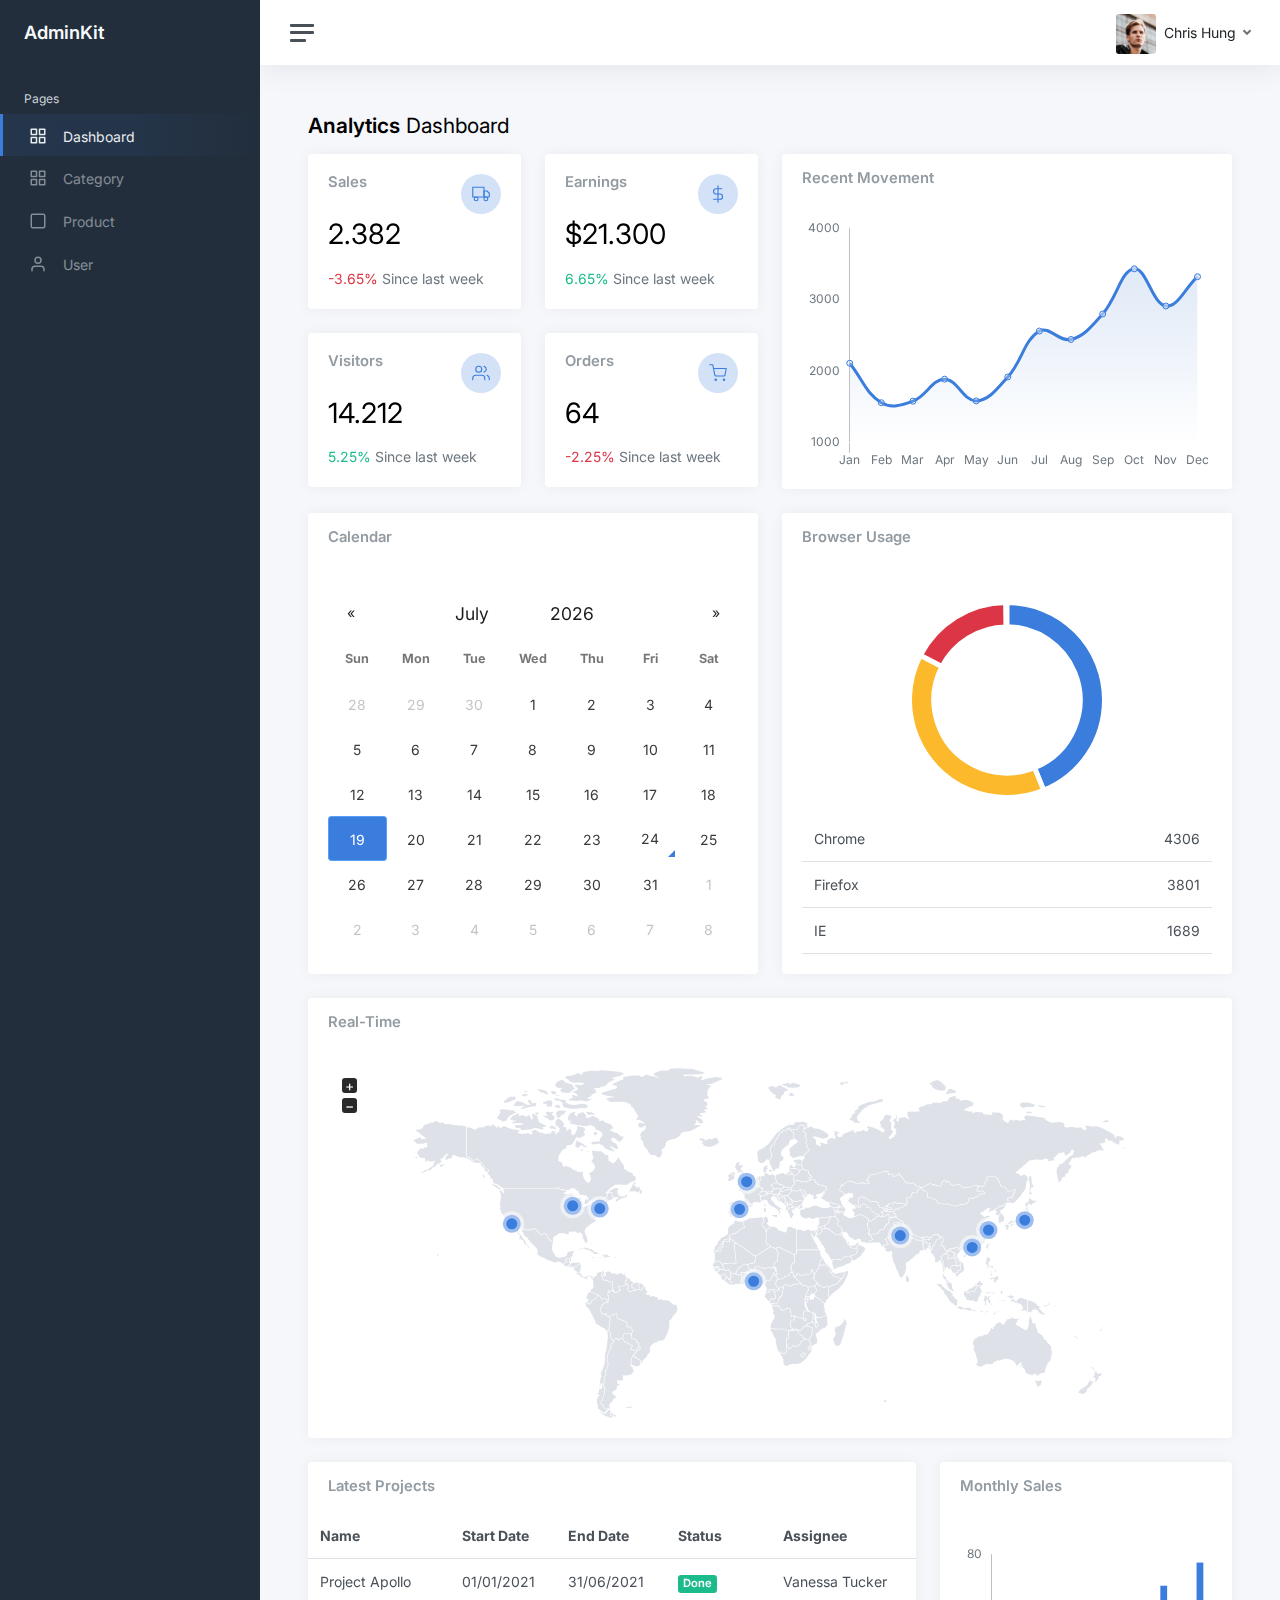
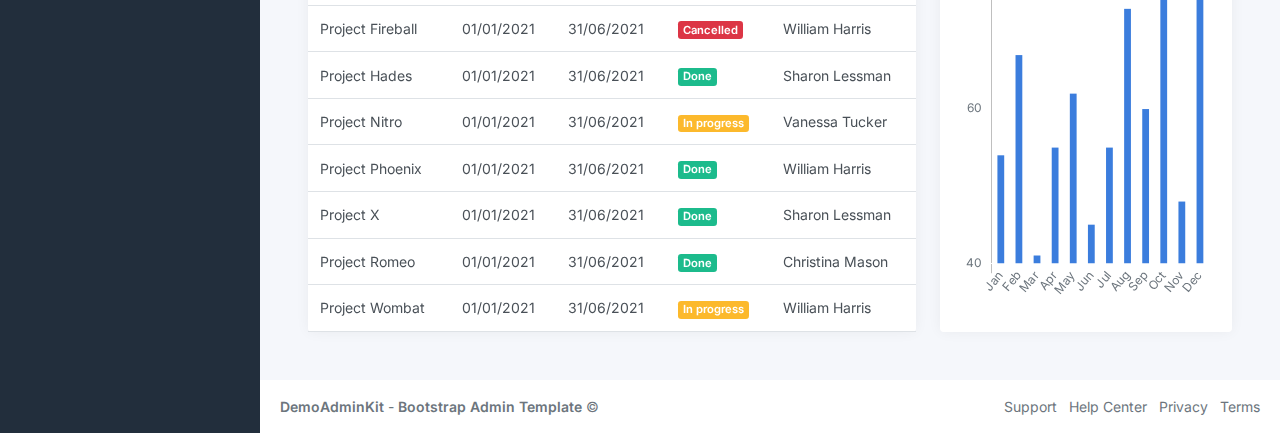
<file: admin/index.html>
<!DOCTYPE html>
<html lang="en">

<head>
    <meta charset="utf-8">
    <meta http-equiv="X-UA-Compatible" content="IE=edge">
    <meta name="viewport" content="width=device-width, initial-scale=1, shrink-to-fit=no">
    <meta name="description" content="Responsive Admin &amp; Dashboard Template based on Bootstrap 5">
    <meta name="author" content="AdminKit">
    <meta name="keywords"
        content="adminkit, bootstrap, bootstrap 5, admin, dashboard, template, responsive, css, sass, html, theme, front-end, ui kit, web">

    <link rel="preconnect" href="https://fonts.gstatic.com">
    <link rel="shortcut icon" href="img/icons/icon-48x48.png" />

    <link rel="canonical" href="https://demo-basic.adminkit.io/" />

    <title>AdminKit Demo - Bootstrap 5 Admin Template</title>
    <link href="https://cdn.jsdelivr.net/npm/bootstrap@5.2.2/dist/css/bootstrap.min.css" rel="stylesheet"
        integrity="sha384-Zenh87qX5JnK2Jl0vWa8Ck2rdkQ2Bzep5IDxbcnCeuOxjzrPF/et3URy9Bv1WTRi" crossorigin="anonymous">

    <link href="css/app.css" rel="stylesheet">
    <link href="https://fonts.googleapis.com/css2?family=Inter:wght@300;400;600&display=swap" rel="stylesheet">
</head>

<body>
    <div class="wrapper">
        <nav id="sidebar" class="sidebar js-sidebar">
            <div class="sidebar-content js-simplebar">
                <a class="sidebar-brand" href="index.html">
                    <span class="align-middle">AdminKit</span>
                </a>

                <ul class="sidebar-nav">
                    <li class="sidebar-header">
                        Pages
                    </li>
                    <li class="sidebar-item active">
                        <a class="sidebar-link" href="#">
                            <i class="align-middle" data-feather="grid"></i> <span class="align-middle">Dashboard</span>
                        </a>
                    </li>
                    <li class="sidebar-item">
                        <a class="sidebar-link" href="category.html">
                            <i class="align-middle" data-feather="grid"></i> <span class="align-middle">Category</span>
                        </a>
                    </li>
                    <li class="sidebar-item">
                        <a class="sidebar-link" href="product.html">
                            <i class="align-middle" data-feather="square"></i> <span class="align-middle">Product</span>
                        </a>
                    </li>
                    <li class="sidebar-item">
                        <a class="sidebar-link" href="user.html">
                            <i class="align-middle" data-feather="user"></i> <span class="align-middle">User</span>
                        </a>
                    </li>

                </ul>
            </div>
        </nav>

        <div class="main">
            <nav class="navbar navbar-expand navbar-light navbar-bg">
                <a class="sidebar-toggle js-sidebar-toggle mx-2">
                    <i class="hamburger align-self-center"></i>
                </a>

                <div class="navbar-collapse collapse">
                    <ul class="navbar-nav navbar-align">
                        
                        <li class="nav-item dropdown">
                            <a class="nav-icon dropdown-toggle d-inline-block d-sm-none" href="#"
                                data-bs-toggle="dropdown">
                                <i class="align-middle" data-feather="settings"></i>
                            </a>

                            <a class="nav-link dropdown-toggle d-none d-sm-inline-block" href="#"
                                data-bs-toggle="dropdown">
                                <img id="avatar" src="img/avatars/avatar.jpg" class="avatar img-fluid rounded me-1"
                                    alt="Charles Hall" />
                                <span id="username" class="text-dark">Chris Hung</span>
                            </a>
                            <div class="dropdown-menu dropdown-menu-end">
                                <a class="dropdown-item" href="#"><i class="align-middle me-1" data-feather="user"></i>
                                    Profile</a>
                                <a class="dropdown-item" href="#"><i class="align-middle me-1"
                                        data-feather="pie-chart"></i>
                                    Change Pass</a>
                                
        
                                <div class="dropdown-divider"></div>
                                <a class="dropdown-item" href="#">Log out</a>
                            </div>
                        </li>
                    </ul>
                </div>
            </nav>

            <main class="content">
                <div class="container-fluid p-0">

                    <h1 class="h3 mb-3"><strong>Analytics</strong> Dashboard</h1>

                    <div class="row">
                        <div class="col-xl-6 col-xxl-5 d-flex">
                            <div class="w-100">
                                <div class="row">
                                    <div class="col-sm-6">
                                        <div class="card">
                                            <div class="card-body">
                                                <div class="row">
                                                    <div class="col mt-0">
                                                        <h5 class="card-title">Sales</h5>
                                                    </div>

                                                    <div class="col-auto">
                                                        <div class="stat text-primary">
                                                            <i class="align-middle" data-feather="truck"></i>
                                                        </div>
                                                    </div>
                                                </div>
                                                <h1 class="mt-1 mb-3">2.382</h1>
                                                <div class="mb-0">
                                                    <span class="text-danger"> <i
                                                            class="mdi mdi-arrow-bottom-right"></i> -3.65% </span>
                                                    <span class="text-muted">Since last week</span>
                                                </div>
                                            </div>
                                        </div>
                                        <div class="card">
                                            <div class="card-body">
                                                <div class="row">
                                                    <div class="col mt-0">
                                                        <h5 class="card-title">Visitors</h5>
                                                    </div>

                                                    <div class="col-auto">
                                                        <div class="stat text-primary">
                                                            <i class="align-middle" data-feather="users"></i>
                                                        </div>
                                                    </div>
                                                </div>
                                                <h1 class="mt-1 mb-3">14.212</h1>
                                                <div class="mb-0">
                                                    <span class="text-success"> <i
                                                            class="mdi mdi-arrow-bottom-right"></i> 5.25% </span>
                                                    <span class="text-muted">Since last week</span>
                                                </div>
                                            </div>
                                        </div>
                                    </div>
                                    <div class="col-sm-6">
                                        <div class="card">
                                            <div class="card-body">
                                                <div class="row">
                                                    <div class="col mt-0">
                                                        <h5 class="card-title">Earnings</h5>
                                                    </div>

                                                    <div class="col-auto">
                                                        <div class="stat text-primary">
                                                            <i class="align-middle" data-feather="dollar-sign"></i>
                                                        </div>
                                                    </div>
                                                </div>
                                                <h1 class="mt-1 mb-3">$21.300</h1>
                                                <div class="mb-0">
                                                    <span class="text-success"> <i
                                                            class="mdi mdi-arrow-bottom-right"></i> 6.65% </span>
                                                    <span class="text-muted">Since last week</span>
                                                </div>
                                            </div>
                                        </div>
                                        <div class="card">
                                            <div class="card-body">
                                                <div class="row">
                                                    <div class="col mt-0">
                                                        <h5 class="card-title">Orders</h5>
                                                    </div>

                                                    <div class="col-auto">
                                                        <div class="stat text-primary">
                                                            <i class="align-middle" data-feather="shopping-cart"></i>
                                                        </div>
                                                    </div>
                                                </div>
                                                <h1 class="mt-1 mb-3">64</h1>
                                                <div class="mb-0">
                                                    <span class="text-danger"> <i
                                                            class="mdi mdi-arrow-bottom-right"></i> -2.25% </span>
                                                    <span class="text-muted">Since last week</span>
                                                </div>
                                            </div>
                                        </div>
                                    </div>
                                </div>
                            </div>
                        </div>

                        <div class="col-xl-6 col-xxl-7">
                            <div class="card flex-fill w-100">
                                <div class="card-header">

                                    <h5 class="card-title mb-0">Recent Movement</h5>
                                </div>
                                <div class="card-body py-3">
                                    <div class="chart chart-sm">
                                        <canvas id="chartjs-dashboard-line"></canvas>
                                    </div>
                                </div>
                            </div>
                        </div>
                    </div>

                    <div class="row">
                        <div class="col-12 col-md-6 col-xxl-3 d-flex order-2 order-xxl-3">
                            <div class="card flex-fill w-100">
                                <div class="card-header">

                                    <h5 class="card-title mb-0">Browser Usage</h5>
                                </div>
                                <div class="card-body d-flex">
                                    <div class="align-self-center w-100">
                                        <div class="py-3">
                                            <div class="chart chart-xs">
                                                <canvas id="chartjs-dashboard-pie"></canvas>
                                            </div>
                                        </div>

                                        <table class="table mb-0">
                                            <tbody>
                                                <tr>
                                                    <td>Chrome</td>
                                                    <td class="text-end">4306</td>
                                                </tr>
                                                <tr>
                                                    <td>Firefox</td>
                                                    <td class="text-end">3801</td>
                                                </tr>
                                                <tr>
                                                    <td>IE</td>
                                                    <td class="text-end">1689</td>
                                                </tr>
                                            </tbody>
                                        </table>
                                    </div>
                                </div>
                            </div>
                        </div>
                        <div class="col-12 col-md-12 col-xxl-6 d-flex order-3 order-xxl-2">
                            <div class="card flex-fill w-100">
                                <div class="card-header">

                                    <h5 class="card-title mb-0">Real-Time</h5>
                                </div>
                                <div class="card-body px-4">
                                    <div id="world_map" style="height:350px;"></div>
                                </div>
                            </div>
                        </div>
                        <div class="col-12 col-md-6 col-xxl-3 d-flex order-1 order-xxl-1">
                            <div class="card flex-fill">
                                <div class="card-header">

                                    <h5 class="card-title mb-0">Calendar</h5>
                                </div>
                                <div class="card-body d-flex">
                                    <div class="align-self-center w-100">
                                        <div class="chart">
                                            <div id="datetimepicker-dashboard"></div>
                                        </div>
                                    </div>
                                </div>
                            </div>
                        </div>
                    </div>

                    <div class="row">
                        <div class="col-12 col-lg-8 col-xxl-9 d-flex">
                            <div class="card flex-fill">
                                <div class="card-header">

                                    <h5 class="card-title mb-0">Latest Projects</h5>
                                </div>
                                <table class="table table-hover my-0">
                                    <thead>
                                        <tr>
                                            <th>Name</th>
                                            <th class="d-none d-xl-table-cell">Start Date</th>
                                            <th class="d-none d-xl-table-cell">End Date</th>
                                            <th>Status</th>
                                            <th class="d-none d-md-table-cell">Assignee</th>
                                        </tr>
                                    </thead>
                                    <tbody>
                                        <tr>
                                            <td>Project Apollo</td>
                                            <td class="d-none d-xl-table-cell">01/01/2021</td>
                                            <td class="d-none d-xl-table-cell">31/06/2021</td>
                                            <td><span class="badge bg-success">Done</span></td>
                                            <td class="d-none d-md-table-cell">Vanessa Tucker</td>
                                        </tr>
                                        <tr>
                                            <td>Project Fireball</td>
                                            <td class="d-none d-xl-table-cell">01/01/2021</td>
                                            <td class="d-none d-xl-table-cell">31/06/2021</td>
                                            <td><span class="badge bg-danger">Cancelled</span></td>
                                            <td class="d-none d-md-table-cell">William Harris</td>
                                        </tr>
                                        <tr>
                                            <td>Project Hades</td>
                                            <td class="d-none d-xl-table-cell">01/01/2021</td>
                                            <td class="d-none d-xl-table-cell">31/06/2021</td>
                                            <td><span class="badge bg-success">Done</span></td>
                                            <td class="d-none d-md-table-cell">Sharon Lessman</td>
                                        </tr>
                                        <tr>
                                            <td>Project Nitro</td>
                                            <td class="d-none d-xl-table-cell">01/01/2021</td>
                                            <td class="d-none d-xl-table-cell">31/06/2021</td>
                                            <td><span class="badge bg-warning">In progress</span></td>
                                            <td class="d-none d-md-table-cell">Vanessa Tucker</td>
                                        </tr>
                                        <tr>
                                            <td>Project Phoenix</td>
                                            <td class="d-none d-xl-table-cell">01/01/2021</td>
                                            <td class="d-none d-xl-table-cell">31/06/2021</td>
                                            <td><span class="badge bg-success">Done</span></td>
                                            <td class="d-none d-md-table-cell">William Harris</td>
                                        </tr>
                                        <tr>
                                            <td>Project X</td>
                                            <td class="d-none d-xl-table-cell">01/01/2021</td>
                                            <td class="d-none d-xl-table-cell">31/06/2021</td>
                                            <td><span class="badge bg-success">Done</span></td>
                                            <td class="d-none d-md-table-cell">Sharon Lessman</td>
                                        </tr>
                                        <tr>
                                            <td>Project Romeo</td>
                                            <td class="d-none d-xl-table-cell">01/01/2021</td>
                                            <td class="d-none d-xl-table-cell">31/06/2021</td>
                                            <td><span class="badge bg-success">Done</span></td>
                                            <td class="d-none d-md-table-cell">Christina Mason</td>
                                        </tr>
                                        <tr>
                                            <td>Project Wombat</td>
                                            <td class="d-none d-xl-table-cell">01/01/2021</td>
                                            <td class="d-none d-xl-table-cell">31/06/2021</td>
                                            <td><span class="badge bg-warning">In progress</span></td>
                                            <td class="d-none d-md-table-cell">William Harris</td>
                                        </tr>
                                    </tbody>
                                </table>
                            </div>
                        </div>
                        <div class="col-12 col-lg-4 col-xxl-3 d-flex">
                            <div class="card flex-fill w-100">
                                <div class="card-header">

                                    <h5 class="card-title mb-0">Monthly Sales</h5>
                                </div>
                                <div class="card-body d-flex w-100">
                                    <div class="align-self-center chart chart-lg">
                                        <canvas id="chartjs-dashboard-bar"></canvas>
                                    </div>
                                </div>
                            </div>
                        </div>
                    </div>

                </div>
            </main>

            <footer class="footer">
                <div class="container-fluid">
                    <div class="row text-muted">
                        <div class="col-6 text-start">
                            <p class="mb-0">
                                <a class="text-muted" href="" target="_blank"><strong>DemoAdminKit</strong></a>
                                - <a class="text-muted" href="" target="_blank"><strong>Bootstrap Admin
                                        Template</strong></a> &copy;
                            </p>
                        </div>
                        <div class="col-6 text-end">
                            <ul class="list-inline">
                                <li class="list-inline-item">
                                    <a class="text-muted" href="#" target="_blank">Support</a>
                                </li>
                                <li class="list-inline-item">
                                    <a class="text-muted" href="#" target="_blank">Help Center</a>
                                </li>
                                <li class="list-inline-item">
                                    <a class="text-muted" href="#" target="_blank">Privacy</a>
                                </li>
                                <li class="list-inline-item">
                                    <a class="text-muted" href="#" target="_blank">Terms</a>
                                </li>
                            </ul>
                        </div>
                    </div>
                </div>
            </footer>
        </div>
    </div>

    <script src="js/app.js"></script>

    <script>
        document.addEventListener("DOMContentLoaded", function () {
            var ctx = document.getElementById("chartjs-dashboard-line").getContext("2d");
            var gradient = ctx.createLinearGradient(0, 0, 0, 225);
            gradient.addColorStop(0, "rgba(215, 227, 244, 1)");
            gradient.addColorStop(1, "rgba(215, 227, 244, 0)");
            // Line chart
            new Chart(document.getElementById("chartjs-dashboard-line"), {
                type: "line",
                data: {
                    labels: ["Jan", "Feb", "Mar", "Apr", "May", "Jun", "Jul", "Aug", "Sep", "Oct", "Nov", "Dec"],
                    datasets: [{
                        label: "Sales ($)",
                        fill: true,
                        backgroundColor: gradient,
                        borderColor: window.theme.primary,
                        data: [
                            2115,
                            1562,
                            1584,
                            1892,
                            1587,
                            1923,
                            2566,
                            2448,
                            2805,
                            3438,
                            2917,
                            3327
                        ]
                    }]
                },
                options: {
                    maintainAspectRatio: false,
                    legend: {
                        display: false
                    },
                    tooltips: {
                        intersect: false
                    },
                    hover: {
                        intersect: true
                    },
                    plugins: {
                        filler: {
                            propagate: false
                        }
                    },
                    scales: {
                        xAxes: [{
                            reverse: true,
                            gridLines: {
                                color: "rgba(0,0,0,0.0)"
                            }
                        }],
                        yAxes: [{
                            ticks: {
                                stepSize: 1000
                            },
                            display: true,
                            borderDash: [3, 3],
                            gridLines: {
                                color: "rgba(0,0,0,0.0)"
                            }
                        }]
                    }
                }
            });
        });
    </script>
    <script>
        document.addEventListener("DOMContentLoaded", function () {
            // Pie chart
            new Chart(document.getElementById("chartjs-dashboard-pie"), {
                type: "pie",
                data: {
                    labels: ["Chrome", "Firefox", "IE"],
                    datasets: [{
                        data: [4306, 3801, 1689],
                        backgroundColor: [
                            window.theme.primary,
                            window.theme.warning,
                            window.theme.danger
                        ],
                        borderWidth: 5
                    }]
                },
                options: {
                    responsive: !window.MSInputMethodContext,
                    maintainAspectRatio: false,
                    legend: {
                        display: false
                    },
                    cutoutPercentage: 75
                }
            });
        });
    </script>
    <script>
        document.addEventListener("DOMContentLoaded", function () {
            // Bar chart
            new Chart(document.getElementById("chartjs-dashboard-bar"), {
                type: "bar",
                data: {
                    labels: ["Jan", "Feb", "Mar", "Apr", "May", "Jun", "Jul", "Aug", "Sep", "Oct", "Nov", "Dec"],
                    datasets: [{
                        label: "This year",
                        backgroundColor: window.theme.primary,
                        borderColor: window.theme.primary,
                        hoverBackgroundColor: window.theme.primary,
                        hoverBorderColor: window.theme.primary,
                        data: [54, 67, 41, 55, 62, 45, 55, 73, 60, 76, 48, 79],
                        barPercentage: .75,
                        categoryPercentage: .5
                    }]
                },
                options: {
                    maintainAspectRatio: false,
                    legend: {
                        display: false
                    },
                    scales: {
                        yAxes: [{
                            gridLines: {
                                display: false
                            },
                            stacked: false,
                            ticks: {
                                stepSize: 20
                            }
                        }],
                        xAxes: [{
                            stacked: false,
                            gridLines: {
                                color: "transparent"
                            }
                        }]
                    }
                }
            });
        });
    </script>
    <script>
        document.addEventListener("DOMContentLoaded", function () {
            var markers = [{
                coords: [31.230391, 121.473701],
                name: "Shanghai"
            },
            {
                coords: [28.704060, 77.102493],
                name: "Delhi"
            },
            {
                coords: [6.524379, 3.379206],
                name: "Lagos"
            },
            {
                coords: [35.689487, 139.691711],
                name: "Tokyo"
            },
            {
                coords: [23.129110, 113.264381],
                name: "Guangzhou"
            },
            {
                coords: [40.7127837, -74.0059413],
                name: "New York"
            },
            {
                coords: [34.052235, -118.243683],
                name: "Los Angeles"
            },
            {
                coords: [41.878113, -87.629799],
                name: "Chicago"
            },
            {
                coords: [51.507351, -0.127758],
                name: "London"
            },
            {
                coords: [40.416775, -3.703790],
                name: "Madrid "
            }
            ];
            var map = new jsVectorMap({
                map: "world",
                selector: "#world_map",
                zoomButtons: true,
                markers: markers,
                markerStyle: {
                    initial: {
                        r: 9,
                        strokeWidth: 7,
                        stokeOpacity: .4,
                        fill: window.theme.primary
                    },
                    hover: {
                        fill: window.theme.primary,
                        stroke: window.theme.primary
                    }
                },
                zoomOnScroll: false
            });
            window.addEventListener("resize", () => {
                map.updateSize();
            });
        });
    </script>
    <script>
        document.addEventListener("DOMContentLoaded", function () {
            var date = new Date(Date.now() - 5 * 24 * 60 * 60 * 1000);
            var defaultDate = date.getUTCFullYear() + "-" + (date.getUTCMonth() + 1) + "-" + date.getUTCDate();
            document.getElementById("datetimepicker-dashboard").flatpickr({
                inline: true,
                prevArrow: "<span title=\"Previous month\">&laquo;</span>",
                nextArrow: "<span title=\"Next month\">&raquo;</span>",
                defaultDate: defaultDate
            });
        });
    </script>
<!-- <script src="./js/main.js"></script> -->
</body>

</html>
</file>
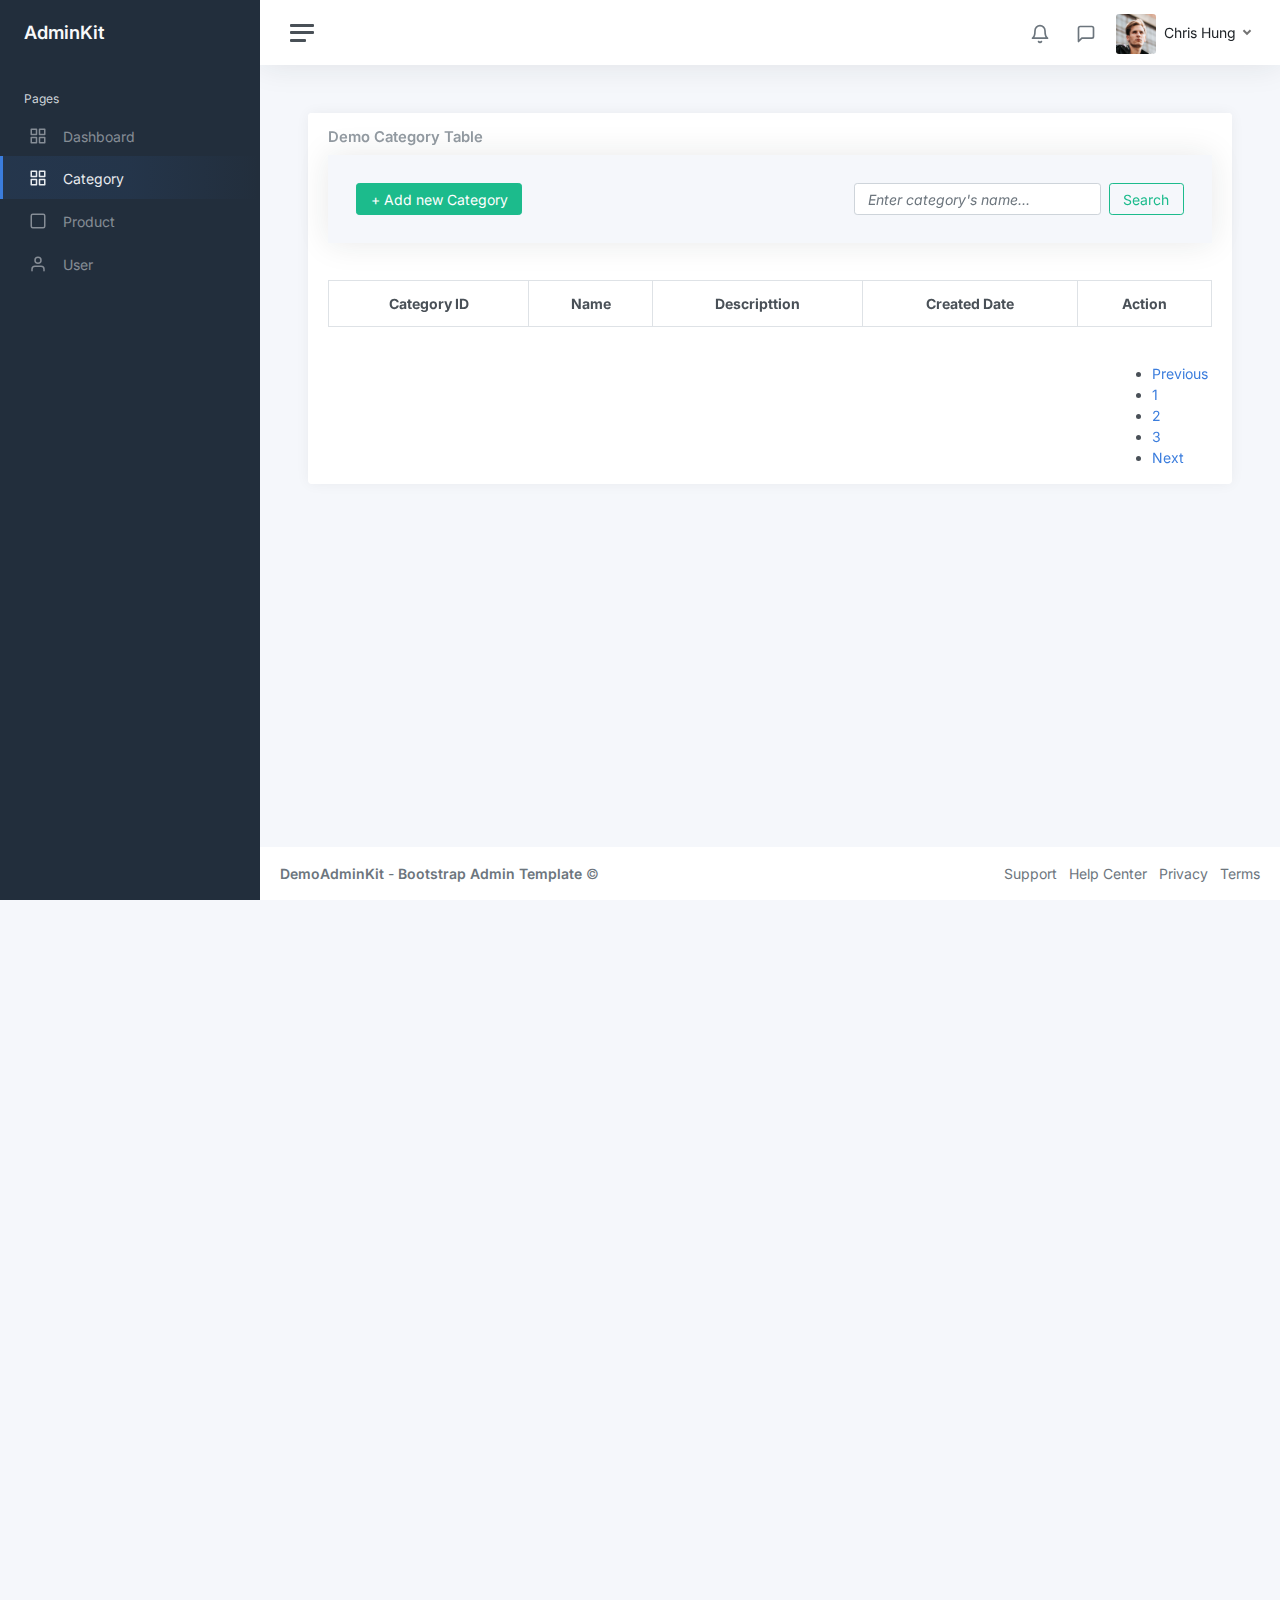
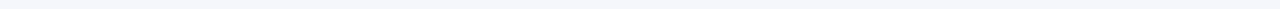
<file: admin/category.html>
<!DOCTYPE html>
<html lang="en">

<head>
    <meta charset="utf-8">
	<meta http-equiv="X-UA-Compatible" content="IE=edge">
	<meta name="viewport" content="width=device-width, initial-scale=1, shrink-to-fit=no">
	<meta name="description" content="Responsive Admin &amp; Dashboard Template based on Bootstrap 5">
	<meta name="author" content="AdminKit">
	<meta name="keywords" content="adminkit, bootstrap, bootstrap 5, admin, dashboard, template, responsive, css, sass, html, theme, front-end, ui kit, web">

	<link rel="preconnect" href="https://fonts.gstatic.com">
	<link rel="shortcut icon" href="img/icons/icon-48x48.png" />

	<link rel="canonical" href="https://demo-basic.adminkit.io/" />

	<title>AdminKit Demo - Bootstrap 5 Admin Template</title>
    <link href="https://cdn.jsdelivr.net/npm/bootstrap@5.2.2/dist/css/bootstrap.min.css" rel="stylesheet" integrity="sha384-Zenh87qX5JnK2Jl0vWa8Ck2rdkQ2Bzep5IDxbcnCeuOxjzrPF/et3URy9Bv1WTRi" crossorigin="anonymous">

	<link href="css/app.css" rel="stylesheet">
	<link href="https://fonts.googleapis.com/css2?family=Inter:wght@300;400;600&display=swap" rel="stylesheet">
</head>

<body>
<div class="wrapper">
    <nav id="sidebar" class="sidebar js-sidebar">
        <div class="sidebar-content js-simplebar">
            <a class="sidebar-brand" href="index.html">
                <span class="align-middle">AdminKit</span>
            </a>

            <ul class="sidebar-nav">
                <li class="sidebar-header">
                    Pages
                </li>
                <li class="sidebar-item ">
                    <a class="sidebar-link" href="index.html">
                        <i class="align-middle" data-feather="grid"></i> <span class="align-middle">Dashboard</span>
                    </a>
                </li>
                <li class="sidebar-item active">
                    <a class="sidebar-link" href="#">
                        <i class="align-middle" data-feather="grid"></i> <span class="align-middle">Category</span>
                    </a>
                </li>
                <li class="sidebar-item">
                    <a class="sidebar-link" href="product.html">
                        <i class="align-middle" data-feather="square"></i> <span class="align-middle">Product</span>
                    </a>
                </li>
                <li class="sidebar-item">
                    <a class="sidebar-link" href="user.html">
                        <i class="align-middle" data-feather="user"></i> <span class="align-middle">User</span>
                    </a>
                </li>

            </ul>
        </div>
    </nav>

    <div class="main">
        <nav class="navbar navbar-expand navbar-light navbar-bg">
            <a class="sidebar-toggle js-sidebar-toggle mx-2">
                <i class="hamburger align-self-center"></i>
            </a>

            <div class="navbar-collapse collapse">
                <ul class="navbar-nav navbar-align">
                    <li class="nav-item dropdown">
                        <a class="nav-icon dropdown-toggle" href="#" id="alertsDropdown" data-bs-toggle="dropdown">
                            <div class="position-relative">
                                <i class="align-middle" data-feather="bell"></i>
                            </div>
                        </a>
                        <div class="dropdown-menu dropdown-menu-lg dropdown-menu-end py-0"
                             aria-labelledby="alertsDropdown">
                            <div class="dropdown-menu-header">
                                4 New Notifications
                            </div>
                            <div class="list-group">
                                <a href="#" class="list-group-item">
                                    <div class="row g-0 align-items-center">
                                        <div class="col-2">
                                            <i class="text-danger" data-feather="alert-circle"></i>
                                        </div>
                                        <div class="col-10">
                                            <div class="text-dark">Update completed</div>
                                            <div class="text-muted small mt-1">Restart server 12 to complete the
                                                update.
                                            </div>
                                            <div class="text-muted small mt-1">30m ago</div>
                                        </div>
                                    </div>
                                </a>
                                <a href="#" class="list-group-item">
                                    <div class="row g-0 align-items-center">
                                        <div class="col-2">
                                            <i class="text-warning" data-feather="bell"></i>
                                        </div>
                                        <div class="col-10">
                                            <div class="text-dark">Lorem ipsum</div>
                                            <div class="text-muted small mt-1">Aliquam ex eros, imperdiet vulputate
                                                hendrerit et.
                                            </div>
                                            <div class="text-muted small mt-1">2h ago</div>
                                        </div>
                                    </div>
                                </a>
                                <a href="#" class="list-group-item">
                                    <div class="row g-0 align-items-center">
                                        <div class="col-2">
                                            <i class="text-primary" data-feather="home"></i>
                                        </div>
                                        <div class="col-10">
                                            <div class="text-dark">Login from 192.186.1.8</div>
                                            <div class="text-muted small mt-1">5h ago</div>
                                        </div>
                                    </div>
                                </a>
                                <a href="#" class="list-group-item">
                                    <div class="row g-0 align-items-center">
                                        <div class="col-2">
                                            <i class="text-success" data-feather="user-plus"></i>
                                        </div>
                                        <div class="col-10">
                                            <div class="text-dark">New connection</div>
                                            <div class="text-muted small mt-1">Christina accepted your request.</div>
                                            <div class="text-muted small mt-1">14h ago</div>
                                        </div>
                                    </div>
                                </a>
                            </div>
                            <div class="dropdown-menu-footer">
                                <a href="#" class="text-muted">Show all notifications</a>
                            </div>
                        </div>
                    </li>
                    <li class="nav-item dropdown">
                        <a class="nav-icon dropdown-toggle" href="#" id="messagesDropdown" data-bs-toggle="dropdown">
                            <div class="position-relative">
                                <i class="align-middle" data-feather="message-square"></i>
                            </div>
                        </a>
                        <div class="dropdown-menu dropdown-menu-lg dropdown-menu-end py-0"
                             aria-labelledby="messagesDropdown">
                            <div class="dropdown-menu-header">
                                <div class="position-relative">
                                    4 New Messages
                                </div>
                            </div>
                            <div class="list-group">
                                <a href="#" class="list-group-item">
                                    <div class="row g-0 align-items-center">
                                        <div class="col-2">
                                            <img src="img/avatars/avatar-5.jpg" class="avatar img-fluid rounded-circle"
                                                 alt="Vanessa Tucker">
                                        </div>
                                        <div class="col-10 ps-2">
                                            <div class="text-dark">Vanessa Tucker</div>
                                            <div class="text-muted small mt-1">Nam pretium turpis et arcu. Duis arcu
                                                tortor.
                                            </div>
                                            <div class="text-muted small mt-1">15m ago</div>
                                        </div>
                                    </div>
                                </a>
                                <a href="#" class="list-group-item">
                                    <div class="row g-0 align-items-center">
                                        <div class="col-2">
                                            <img src="img/avatars/avatar-2.jpg" class="avatar img-fluid rounded-circle"
                                                 alt="William Harris">
                                        </div>
                                        <div class="col-10 ps-2">
                                            <div class="text-dark">William Harris</div>
                                            <div class="text-muted small mt-1">Curabitur ligula sapien euismod vitae.
                                            </div>
                                            <div class="text-muted small mt-1">2h ago</div>
                                        </div>
                                    </div>
                                </a>
                                <a href="#" class="list-group-item">
                                    <div class="row g-0 align-items-center">
                                        <div class="col-2">
                                            <img src="img/avatars/avatar-4.jpg" class="avatar img-fluid rounded-circle"
                                                 alt="Christina Mason">
                                        </div>
                                        <div class="col-10 ps-2">
                                            <div class="text-dark">Christina Mason</div>
                                            <div class="text-muted small mt-1">Pellentesque auctor neque nec urna.</div>
                                            <div class="text-muted small mt-1">4h ago</div>
                                        </div>
                                    </div>
                                </a>
                                <a href="#" class="list-group-item">
                                    <div class="row g-0 align-items-center">
                                        <div class="col-2">
                                            <img src="img/avatars/avatar-3.jpg" class="avatar img-fluid rounded-circle"
                                                 alt="Sharon Lessman">
                                        </div>
                                        <div class="col-10 ps-2">
                                            <div class="text-dark">Sharon Lessman</div>
                                            <div class="text-muted small mt-1">Aenean tellus metus, bibendum sed,
                                                posuere ac, mattis non.
                                            </div>
                                            <div class="text-muted small mt-1">5h ago</div>
                                        </div>
                                    </div>
                                </a>
                            </div>
                            <div class="dropdown-menu-footer">
                                <a href="#" class="text-muted">Show all messages</a>
                            </div>
                        </div>
                    </li>
                    <li class="nav-item dropdown">
                        <a class="nav-icon dropdown-toggle d-inline-block d-sm-none" href="#" data-bs-toggle="dropdown">
                            <i class="align-middle" data-feather="settings"></i>
                        </a>

                        <a class="nav-link dropdown-toggle d-none d-sm-inline-block" href="#" data-bs-toggle="dropdown">
                            <img src="img/avatars/avatar.jpg" class="avatar img-fluid rounded me-1" alt="Charles Hall"/>
                            <span class="text-dark">Chris Hung</span>
                        </a>
                        <div class="dropdown-menu dropdown-menu-end">
                            <a class="dropdown-item" href="#"><i class="align-middle me-1"
                                                                 data-feather="user"></i> Profile</a>
                            <a class="dropdown-item" href="#"><i class="align-middle me-1" data-feather="pie-chart"></i>
                                Analytics</a>
                            <div class="dropdown-divider"></div>
                            <a class="dropdown-item" href="index.html"><i class="align-middle me-1"
                                                                          data-feather="settings"></i> Settings &
                                Privacy</a>
                            <a class="dropdown-item" href="#"><i class="align-middle me-1"
                                                                 data-feather="help-circle"></i> Help Center</a>
                            <div class="dropdown-divider"></div>
                            <a class="dropdown-item" href="#">Log out</a>
                        </div>
                    </li>
                </ul>
            </div>
        </nav>

        <main class="content">
            <div class="container-fluid p-0">
                <div class="card">
                    <div class="card-header">
                        <h3 class="card-title">Demo Category Table</h3>
                        <nav class="navbar navbar-expand-lg bg-light">
                            <div class="container-fluid">
                                <a class="navbar-brand" href="#">
                                    <button type="button" class="btn btn-success" data-bs-toggle="modal" data-bs-target="#addModal">+ Add new Category</button>
                                </a>
                                <form class="d-flex" role="search">
                                    <input class="form-control me-2 fst-italic" type="search" placeholder="Enter category's name... "
                                           aria-label="Search">
                                    <button class="btn btn-outline-success" type="submit">Search</button>
                                </form>
                            </div>
                        </nav>
                    </div>
                    <!-- /.card-header -->
                    <div class="card-body">
                        <table id="example1" class="table table-bordered table-striped text-center">
                            <thead>
                            <tr>
                                <th>Category ID</th>
                                <th>Name</th>
                                <th>Descripttion</th>
                                <th>Created Date</th>
                                <th colspan="2">Action</th>
                            </tr>
                            </thead>
                            <tbody id="categories">
                            <!-- <tr>
                                <td>1</td>
                                <td>Category 1</td>
                                <td>Lorem ipsum dolor sit amet, consectetur adipiscing elit, sed do eiusmod tempor
                                    incididunt ut labore et dolore magna aliqua
                                </td>
                                <td>28/10/2022</td>
                                <td>
                                    <button type="button" class="btn btn-warning">Edit</button>
                                </td>
                                <td>
                                    <button type="button" class="btn btn-danger">Delete</button>
                                </td>
                            </tr> -->
                            <!-- <tr>
                                <td>2</td>
                                <td>Category 2</td>
                                <td>Lorem ipsum dolor sit amet, consectetur adipiscing elit, sed do eiusmod tempor
                                    incididunt ut labore et dolore magna aliqua
                                </td>
                                <td>28/10/2022</td>
                                <td>
                                    <button type="button" class="btn btn-warning">Edit</button>
                                </td>
                                <td>
                                    <button type="button" class="btn btn-danger">Delete</button>
                                </td>
                            </tr>
                            <tr>
                                <td>3</td>
                                <td>Category 3</td>
                                <td>Lorem ipsum dolor sit amet, consectetur adipiscing elit, sed do eiusmod tempor
                                    incididunt ut labore et dolore magna aliqua
                                </td>
                                <td>28/10/2022</td>
                                <td>
                                    <button type="button" class="btn btn-warning">Edit</button>
                                </td>
                                <td>
                                    <button type="button" class="btn btn-danger">Delete</button>
                                </td>
                            </tr>
                            <tr>
                                <td>4</td>
                                <td>Category 4</td>
                                <td>Lorem ipsum dolor sit amet, consectetur adipiscing elit, sed do eiusmod tempor
                                    incididunt ut labore et dolore magna aliqua
                                </td>
                                <td>28/10/2022</td>
                                <td>
                                    <button type="button" class="btn btn-warning">Edit</button>
                                </td>
                                <td>
                                    <button type="button" class="btn btn-danger">Delete</button>
                                </td>
                            </tr>
                            <tr>
                                <td>5</td>
                                <td>Category 5</td>
                                <td>Lorem ipsum dolor sit amet, consectetur adipiscing elit, sed do eiusmod tempor
                                    incididunt ut labore et dolore magna aliqua
                                </td>
                                <td>28/10/2022</td>
                                <td>
                                    <button type="button" class="btn btn-warning">Edit</button>
                                </td>
                                <td>
                                    <button type="button" class="btn btn-danger">Delete</button>
                                </td>
                            </tr>
                            <tr>
                                <td>6</td>
                                <td>Category 6</td>
                                <td>Lorem ipsum dolor sit amet, consectetur adipiscing elit, sed do eiusmod tempor
                                    incididunt ut labore et dolore magna aliqua
                                </td>
                                <td>28/10/2022</td>
                                <td>
                                    <button type="button" class="btn btn-warning">Edit</button>
                                </td>
                                <td>
                                    <button type="button" class="btn btn-danger">Delete</button>
                                </td>
                            </tr>
                            <tr>
                                <td>7</td>
                                <td>Category 7</td>
                                <td>Lorem ipsum dolor sit amet, consectetur adipiscing elit, sed do eiusmod tempor
                                    incididunt ut labore et dolore magna aliqua
                                </td>
                                <td>28/10/2022</td>
                                <td>
                                    <button type="button" class="btn btn-warning">Edit</button>
                                </td>
                                <td>
                                    <button type="button" class="btn btn-danger">Delete</button>
                                </td>
                            </tr>
                            <tr>
                                <td>8</td>
                                <td>Category 8</td>
                                <td>Lorem ipsum dolor sit amet, consectetur adipiscing elit, sed do eiusmod tempor
                                    incididunt ut labore et dolore magna aliqua
                                </td>
                                <td>28/10/2022</td>
                                <td>
                                    <button type="button" class="btn btn-warning">Edit</button>
                                </td>
                                <td>
                                    <button type="button" class="btn btn-danger">Delete</button>
                                </td>
                            </tr>
                            <tr>
                                <td>9</td>
                                <td>Category 9</td>
                                <td>Lorem ipsum dolor sit amet, consectetur adipiscing elit, sed do eiusmod tempor
                                    incididunt ut labore et dolore magna aliqua
                                </td>
                                <td>28/10/2022</td>
                                <td>
                                    <button type="button" class="btn btn-warning">Edit</button>
                                </td>
                                <td>
                                    <button type="button" class="btn btn-danger">Delete</button>
                                </td>
                            </tr>
                            <tr>
                                <td>10</td>
                                <td>Category 10</td>
                                <td>Lorem ipsum dolor sit amet, consectetur adipiscing elit, sed do eiusmod tempor
                                    incididunt ut labore et dolore magna aliqua
                                </td>
                                <td>28/10/2022</td>
                                <td>
                                    <button type="button" class="btn btn-warning">Edit</button>
                                </td>
                                <td>
                                    <button type="button" class="btn btn-danger">Delete</button>
                                </td>
                            </tr> -->
                            </tbody>

                        </table>
                    </div>
                    <nav aria-label="Page navigation example ">
                        <ul class="pagination float-end mx-4">
                            <li class="page-item disabled">
                                <a class="page-link">Previous</a>
                            </li>
                            <li class="page-item active"><a class="page-link" href="#">1</a></li>
                            <li class="page-item"><a class="page-link" href="#">2</a></li>
                            <li class="page-item"><a class="page-link" href="#">3</a></li>
                            <li class="page-item">
                                <a class="page-link" href="#">Next</a>
                            </li>
                        </ul>
                    </nav>
                    <!-- /.card-body -->
                </div>
            </div>
        </main>

        <footer class="footer">
            <div class="container-fluid">
                <div class="row text-muted">
                    <div class="col-6 text-start">
                        <p class="mb-0">
                            <a class="text-muted" href="" target="_blank"><strong>DemoAdminKit</strong></a>
                            - <a class="text-muted" href="" target="_blank"><strong>Bootstrap Admin
                            Template</strong></a> &copy;
                        </p>
                    </div>
                    <div class="col-6 text-end">
                        <ul class="list-inline">
                            <li class="list-inline-item">
                                <a class="text-muted" href="#" target="_blank">Support</a>
                            </li>
                            <li class="list-inline-item">
                                <a class="text-muted" href="#" target="_blank">Help Center</a>
                            </li>
                            <li class="list-inline-item">
                                <a class="text-muted" href="#" target="_blank">Privacy</a>
                            </li>
                            <li class="list-inline-item">
                                <a class="text-muted" href="#" target="_blank">Terms</a>
                            </li>
                        </ul>
                    </div>
                </div>
            </div>
        </footer>
    </div>
</div>

  
  <!-- Modal Add -->
  <div class="modal fade" id="addModal" tabindex="-1" aria-labelledby="exampleModalLabel" aria-hidden="true">
    <div class="modal-dialog">
      <div class="modal-content">
        <div class="modal-header">
          <h1 class="modal-title fs-5" id="exampleModalLabel">Add New Category</h1>
          <button type="button" class="btn-close" data-bs-dismiss="modal" aria-label="Close"></button>
        </div>
        <div class="modal-body">
          <form>
            <div class="mb-3">
                <label for="category_name" class="form-label">Category Name</label>
                <input type="text" class="form-control" id="category_name">
              </div>
              <div class="mb-3">
                <label for="description" class="form-label">Descriptions</label>
                <textarea class="form-control" id="description" rows="3"></textarea>
              </div>
          </form>
        </div>
        <div class="modal-footer">
          <button type="button" class="btn btn-secondary" data-bs-dismiss="modal">Close</button>
          <button type="button" class="btn btn-primary" data-bs-dismiss="modal" onclick="addNewCategory()">ADD</button>
        </div>
      </div>
    </div>
  </div>
  <!-- Modal Edit -->
  <div class="modal fade" id="editModal" tabindex="-1" aria-labelledby="editModal" aria-hidden="true">
    <div class="modal-dialog">
      <div class="modal-content">
        <div class="modal-header">
          <h1 class="modal-title fs-5" id="editModal">Edit Category</h1>
          <button type="button" class="btn-close" data-bs-dismiss="modal" aria-label="Close"></button>
        </div>
        <div class="modal-body">
          <form>
            <div class="mb-3">
                <label for="category_id" class="form-label">Category ID</label>
                <input type="text" class="form-control" id="category_id" disabled>
              </div>
            <div class="mb-3">
                <label for="category_name" class="form-label">Category Name</label>
                <input type="text" class="form-control" id="category_name_edit">
              </div>
              <div class="mb-3">
                <label for="description" class="form-label">Descriptions</label>
                <textarea class="form-control" id="description_edit" rows="3"></textarea>
              </div>
              <div class="mb-3">
                <label for="createdDate" class="form-label">CreatedDate</label>
                <input type="text" class="form-control" id="createdDate" readonly>
              </div>
          </form>
        </div>
        <div class="modal-footer">
          <button type="button" class="btn btn-secondary" data-bs-dismiss="modal">Close</button>
          <button type="button" class="btn btn-primary" data-bs-dismiss="modal" onclick="updateCategory()">UPDATE</button>
        </div>
      </div>
    </div>
  </div>
<script src="js/app.js"></script>

<script>
    document.addEventListener("DOMContentLoaded", function () {
        var ctx = document.getElementById("chartjs-dashboard-line").getContext("2d");
        var gradient = ctx.createLinearGradient(0, 0, 0, 225);
        gradient.addColorStop(0, "rgba(215, 227, 244, 1)");
        gradient.addColorStop(1, "rgba(215, 227, 244, 0)");
        // Line chart
        new Chart(document.getElementById("chartjs-dashboard-line"), {
            type: "line",
            data: {
                labels: ["Jan", "Feb", "Mar", "Apr", "May", "Jun", "Jul", "Aug", "Sep", "Oct", "Nov", "Dec"],
                datasets: [{
                    label: "Sales ($)",
                    fill: true,
                    backgroundColor: gradient,
                    borderColor: window.theme.primary,
                    data: [
                        2115,
                        1562,
                        1584,
                        1892,
                        1587,
                        1923,
                        2566,
                        2448,
                        2805,
                        3438,
                        2917,
                        3327
                    ]
                }]
            },
            options: {
                maintainAspectRatio: false,
                legend: {
                    display: false
                },
                tooltips: {
                    intersect: false
                },
                hover: {
                    intersect: true
                },
                plugins: {
                    filler: {
                        propagate: false
                    }
                },
                scales: {
                    xAxes: [{
                        reverse: true,
                        gridLines: {
                            color: "rgba(0,0,0,0.0)"
                        }
                    }],
                    yAxes: [{
                        ticks: {
                            stepSize: 1000
                        },
                        display: true,
                        borderDash: [3, 3],
                        gridLines: {
                            color: "rgba(0,0,0,0.0)"
                        }
                    }]
                }
            }
        });
    });
</script>
<script>
    document.addEventListener("DOMContentLoaded", function () {
        // Pie chart
        new Chart(document.getElementById("chartjs-dashboard-pie"), {
            type: "pie",
            data: {
                labels: ["Chrome", "Firefox", "IE"],
                datasets: [{
                    data: [4306, 3801, 1689],
                    backgroundColor: [
                        window.theme.primary,
                        window.theme.warning,
                        window.theme.danger
                    ],
                    borderWidth: 5
                }]
            },
            options: {
                responsive: !window.MSInputMethodContext,
                maintainAspectRatio: false,
                legend: {
                    display: false
                },
                cutoutPercentage: 75
            }
        });
    });
</script>
<script>
    document.addEventListener("DOMContentLoaded", function () {
        // Bar chart
        new Chart(document.getElementById("chartjs-dashboard-bar"), {
            type: "bar",
            data: {
                labels: ["Jan", "Feb", "Mar", "Apr", "May", "Jun", "Jul", "Aug", "Sep", "Oct", "Nov", "Dec"],
                datasets: [{
                    label: "This year",
                    backgroundColor: window.theme.primary,
                    borderColor: window.theme.primary,
                    hoverBackgroundColor: window.theme.primary,
                    hoverBorderColor: window.theme.primary,
                    data: [54, 67, 41, 55, 62, 45, 55, 73, 60, 76, 48, 79],
                    barPercentage: .75,
                    categoryPercentage: .5
                }]
            },
            options: {
                maintainAspectRatio: false,
                legend: {
                    display: false
                },
                scales: {
                    yAxes: [{
                        gridLines: {
                            display: false
                        },
                        stacked: false,
                        ticks: {
                            stepSize: 20
                        }
                    }],
                    xAxes: [{
                        stacked: false,
                        gridLines: {
                            color: "transparent"
                        }
                    }]
                }
            }
        });
    });
</script>
<script>
    document.addEventListener("DOMContentLoaded", function () {
        var markers = [{
            coords: [31.230391, 121.473701],
            name: "Shanghai"
        },
            {
                coords: [28.704060, 77.102493],
                name: "Delhi"
            },
            {
                coords: [6.524379, 3.379206],
                name: "Lagos"
            },
            {
                coords: [35.689487, 139.691711],
                name: "Tokyo"
            },
            {
                coords: [23.129110, 113.264381],
                name: "Guangzhou"
            },
            {
                coords: [40.7127837, -74.0059413],
                name: "New York"
            },
            {
                coords: [34.052235, -118.243683],
                name: "Los Angeles"
            },
            {
                coords: [41.878113, -87.629799],
                name: "Chicago"
            },
            {
                coords: [51.507351, -0.127758],
                name: "London"
            },
            {
                coords: [40.416775, -3.703790],
                name: "Madrid "
            }
        ];
        var map = new jsVectorMap({
            map: "world",
            selector: "#world_map",
            zoomButtons: true,
            markers: markers,
            markerStyle: {
                initial: {
                    r: 9,
                    strokeWidth: 7,
                    stokeOpacity: .4,
                    fill: window.theme.primary
                },
                hover: {
                    fill: window.theme.primary,
                    stroke: window.theme.primary
                }
            },
            zoomOnScroll: false
        });
        window.addEventListener("resize", () => {
            map.updateSize();
        });
    });
</script>
<script>
    document.addEventListener("DOMContentLoaded", function () {
        var date = new Date(Date.now() - 5 * 24 * 60 * 60 * 1000);
        var defaultDate = date.getUTCFullYear() + "-" + (date.getUTCMonth() + 1) + "-" + date.getUTCDate();
        document.getElementById("datetimepicker-dashboard").flatpickr({
            inline: true,
            prevArrow: "<span title=\"Previous month\">&laquo;</span>",
            nextArrow: "<span title=\"Next month\">&raquo;</span>",
            defaultDate: defaultDate
        });
    });
</script>


</body>
</html>
</file>
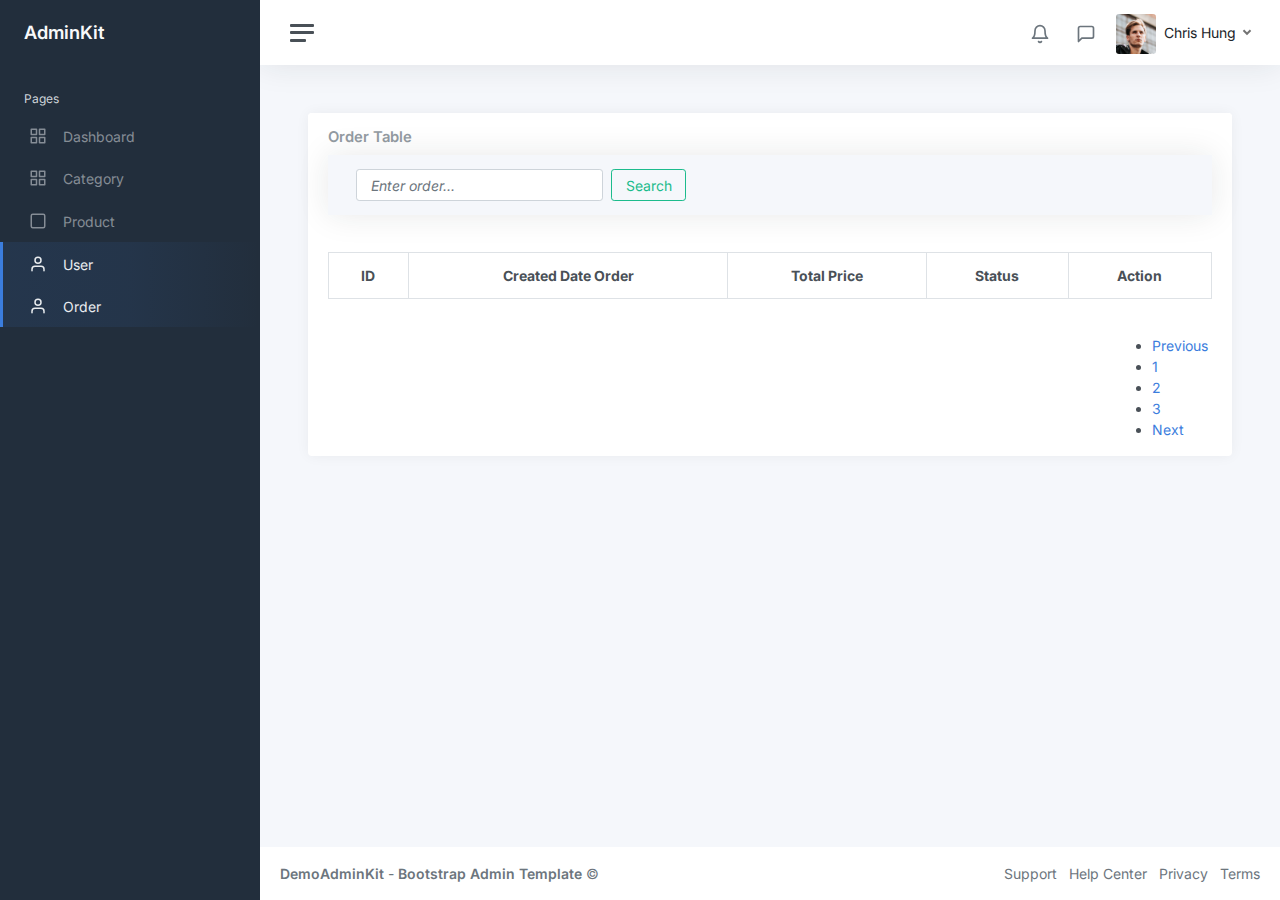
<file: admin/order.html>
<!DOCTYPE html>
<html lang="en">
  <head>
    <meta charset="utf-8" />
    <meta http-equiv="X-UA-Compatible" content="IE=edge" />
    <meta
      name="viewport"
      content="width=device-width, initial-scale=1, shrink-to-fit=no"
    />
    <meta
      name="description"
      content="Responsive Admin &amp; Dashboard Template based on Bootstrap 5"
    />
    <meta name="author" content="AdminKit" />
    <meta
      name="keywords"
      content="adminkit, bootstrap, bootstrap 5, admin, dashboard, template, responsive, css, sass, html, theme, front-end, ui kit, web"
    />

    <link rel="preconnect" href="https://fonts.gstatic.com" />
    <link rel="shortcut icon" href="img/icons/icon-48x48.png" />

    <link rel="canonical" href="https://demo-basic.adminkit.io/" />

    <title>AdminKit Demo - Bootstrap 5 Admin Template</title>
    <link
      href="https://cdn.jsdelivr.net/npm/bootstrap@5.2.2/dist/css/bootstrap.min.css"
      rel="stylesheet"
      integrity="sha384-Zenh87qX5JnK2Jl0vWa8Ck2rdkQ2Bzep5IDxbcnCeuOxjzrPF/et3URy9Bv1WTRi"
      crossorigin="anonymous"
    />

    <link href="css/app.css" rel="stylesheet" />
    <link
      href="https://fonts.googleapis.com/css2?family=Inter:wght@300;400;600&display=swap"
      rel="stylesheet"
    />
  </head>

  <body>
    <div class="wrapper">
      <nav id="sidebar" class="sidebar js-sidebar">
        <div class="sidebar-content js-simplebar">
          <a class="sidebar-brand" href="index.html">
            <span class="align-middle">AdminKit</span>
          </a>

          <ul class="sidebar-nav">
            <li class="sidebar-header">Pages</li>
            <li class="sidebar-item">
              <a class="sidebar-link" href="index.html">
                <i class="align-middle" data-feather="grid"></i>
                <span class="align-middle">Dashboard</span>
              </a>
            </li>
            <li class="sidebar-item">
              <a class="sidebar-link" href="category.html">
                <i class="align-middle" data-feather="grid"></i>
                <span class="align-middle">Category</span>
              </a>
            </li>
            <li class="sidebar-item">
              <a class="sidebar-link" href="product.html">
                <i class="align-middle" data-feather="square"></i>
                <span class="align-middle">Product</span>
              </a>
            </li>
            <li class="sidebar-item active">
              <a class="sidebar-link" href="user.html">
                <i class="align-middle" data-feather="user"></i>
                <span class="align-middle">User</span>
              </a>
            </li>
            <li class="sidebar-item active">
              <a class="sidebar-link" href="order.html">
                <i class="align-middle" data-feather="user"></i>
                <span class="align-middle">Order</span>
              </a>
            </li>
          </ul>
        </div>
      </nav>

      <div class="main">
        <nav class="navbar navbar-expand navbar-light navbar-bg">
          <a class="sidebar-toggle js-sidebar-toggle mx-2">
            <i class="hamburger align-self-center"></i>
          </a>

          <div class="navbar-collapse collapse">
            <ul class="navbar-nav navbar-align">
              <li class="nav-item dropdown">
                <a
                  class="nav-icon dropdown-toggle"
                  href="#"
                  id="alertsDropdown"
                  data-bs-toggle="dropdown"
                >
                  <div class="position-relative">
                    <i class="align-middle" data-feather="bell"></i>
                  </div>
                </a>
                <div
                  class="dropdown-menu dropdown-menu-lg dropdown-menu-end py-0"
                  aria-labelledby="alertsDropdown"
                >
                  <div class="dropdown-menu-header">4 New Notifications</div>
                  <div class="list-group">
                    <a href="#" class="list-group-item">
                      <div class="row g-0 align-items-center">
                        <div class="col-2">
                          <i
                            class="text-danger"
                            data-feather="alert-circle"
                          ></i>
                        </div>
                        <div class="col-10">
                          <div class="text-dark">Update completed</div>
                          <div class="text-muted small mt-1">
                            Restart server 12 to complete the update.
                          </div>
                          <div class="text-muted small mt-1">30m ago</div>
                        </div>
                      </div>
                    </a>
                    <a href="#" class="list-group-item">
                      <div class="row g-0 align-items-center">
                        <div class="col-2">
                          <i class="text-warning" data-feather="bell"></i>
                        </div>
                        <div class="col-10">
                          <div class="text-dark">Lorem ipsum</div>
                          <div class="text-muted small mt-1">
                            Aliquam ex eros, imperdiet vulputate hendrerit et.
                          </div>
                          <div class="text-muted small mt-1">2h ago</div>
                        </div>
                      </div>
                    </a>
                    <a href="#" class="list-group-item">
                      <div class="row g-0 align-items-center">
                        <div class="col-2">
                          <i class="text-primary" data-feather="home"></i>
                        </div>
                        <div class="col-10">
                          <div class="text-dark">Login from 192.186.1.8</div>
                          <div class="text-muted small mt-1">5h ago</div>
                        </div>
                      </div>
                    </a>
                    <a href="#" class="list-group-item">
                      <div class="row g-0 align-items-center">
                        <div class="col-2">
                          <i class="text-success" data-feather="user-plus"></i>
                        </div>
                        <div class="col-10">
                          <div class="text-dark">New connection</div>
                          <div class="text-muted small mt-1">
                            Christina accepted your request.
                          </div>
                          <div class="text-muted small mt-1">14h ago</div>
                        </div>
                      </div>
                    </a>
                  </div>
                  <div class="dropdown-menu-footer">
                    <a href="#" class="text-muted">Show all notifications</a>
                  </div>
                </div>
              </li>
              <li class="nav-item dropdown">
                <a
                  class="nav-icon dropdown-toggle"
                  href="#"
                  id="messagesDropdown"
                  data-bs-toggle="dropdown"
                >
                  <div class="position-relative">
                    <i class="align-middle" data-feather="message-square"></i>
                  </div>
                </a>
                <div
                  class="dropdown-menu dropdown-menu-lg dropdown-menu-end py-0"
                  aria-labelledby="messagesDropdown"
                >
                  <div class="dropdown-menu-header">
                    <div class="position-relative">4 New Messages</div>
                  </div>
                  <div class="list-group">
                    <a href="#" class="list-group-item">
                      <div class="row g-0 align-items-center">
                        <div class="col-2">
                          <img
                            src="img/avatars/avatar-5.jpg"
                            class="avatar img-fluid rounded-circle"
                            alt="Vanessa Tucker"
                          />
                        </div>
                        <div class="col-10 ps-2">
                          <div class="text-dark">Vanessa Tucker</div>
                          <div class="text-muted small mt-1">
                            Nam pretium turpis et arcu. Duis arcu tortor.
                          </div>
                          <div class="text-muted small mt-1">15m ago</div>
                        </div>
                      </div>
                    </a>
                    <a href="#" class="list-group-item">
                      <div class="row g-0 align-items-center">
                        <div class="col-2">
                          <img
                            src="img/avatars/avatar-2.jpg"
                            class="avatar img-fluid rounded-circle"
                            alt="William Harris"
                          />
                        </div>
                        <div class="col-10 ps-2">
                          <div class="text-dark">William Harris</div>
                          <div class="text-muted small mt-1">
                            Curabitur ligula sapien euismod vitae.
                          </div>
                          <div class="text-muted small mt-1">2h ago</div>
                        </div>
                      </div>
                    </a>
                    <a href="#" class="list-group-item">
                      <div class="row g-0 align-items-center">
                        <div class="col-2">
                          <img
                            src="img/avatars/avatar-4.jpg"
                            class="avatar img-fluid rounded-circle"
                            alt="Christina Mason"
                          />
                        </div>
                        <div class="col-10 ps-2">
                          <div class="text-dark">Christina Mason</div>
                          <div class="text-muted small mt-1">
                            Pellentesque auctor neque nec urna.
                          </div>
                          <div class="text-muted small mt-1">4h ago</div>
                        </div>
                      </div>
                    </a>
                    <a href="#" class="list-group-item">
                      <div class="row g-0 align-items-center">
                        <div class="col-2">
                          <img
                            src="img/avatars/avatar-3.jpg"
                            class="avatar img-fluid rounded-circle"
                            alt="Sharon Lessman"
                          />
                        </div>
                        <div class="col-10 ps-2">
                          <div class="text-dark">Sharon Lessman</div>
                          <div class="text-muted small mt-1">
                            Aenean tellus metus, bibendum sed, posuere ac,
                            mattis non.
                          </div>
                          <div class="text-muted small mt-1">5h ago</div>
                        </div>
                      </div>
                    </a>
                  </div>
                  <div class="dropdown-menu-footer">
                    <a href="#" class="text-muted">Show all messages</a>
                  </div>
                </div>
              </li>
              <li class="nav-item dropdown">
                <a
                  class="nav-icon dropdown-toggle d-inline-block d-sm-none"
                  href="#"
                  data-bs-toggle="dropdown"
                >
                  <i class="align-middle" data-feather="settings"></i>
                </a>

                <a
                  class="nav-link dropdown-toggle d-none d-sm-inline-block"
                  href="#"
                  data-bs-toggle="dropdown"
                >
                  <img
                    src="img/avatars/avatar.jpg"
                    class="avatar img-fluid rounded me-1"
                    alt="Charles Hall"
                  />
                  <span class="text-dark">Chris Hung</span>
                </a>
                <div class="dropdown-menu dropdown-menu-end">
                  <a class="dropdown-item" href="#"
                    ><i class="align-middle me-1" data-feather="user"></i>
                    Profile</a
                  >
                  <a class="dropdown-item" href="#"
                    ><i class="align-middle me-1" data-feather="pie-chart"></i>
                    Analytics</a
                  >
                  <div class="dropdown-divider"></div>
                  <a class="dropdown-item" href="index.html"
                    ><i class="align-middle me-1" data-feather="settings"></i>
                    Settings & Privacy</a
                  >
                  <a class="dropdown-item" href="#"
                    ><i
                      class="align-middle me-1"
                      data-feather="help-circle"
                    ></i>
                    Help Center</a
                  >
                  <div class="dropdown-divider"></div>
                  <a class="dropdown-item" href="#">Log out</a>
                </div>
              </li>
            </ul>
          </div>
        </nav>

        <main class="content">
          <div class="container-fluid p-0">
            <div class="card">
              <div class="card-header">
                <h3 class="card-title">Order Table</h3>
                <nav class="navbar navbar-expand-lg bg-light">
                  <div class="container-fluid">
                    <form class="d-flex" role="search">
                      <input
                        class="form-control me-2 fst-italic"
                        type="search"
                        placeholder="Enter order... "
                        aria-label="Search"
                      />
                      <button class="btn btn-outline-success" type="submit">
                        Search
                      </button>
                    </form>
                  </div>
                </nav>
              </div>
              <!-- /.card-header -->
              <div class="card-body">
                <table
                  id="example1"
                  class="table table-bordered table-striped text-center"
                >
                  <thead>
                    <tr>
                      <th>ID</th>
                      <th>Created Date Order</th>
                      <th>Total Price</th>
                      <th>Status</th>
                      <th>Action</th>
                    </tr>
                  </thead>
                  <tbody id="orders">
                    <!-- <tr>
                                <td>1</td>
                                <td></td>
                                <td></td>
                                <td></td>
                                <td>
                                    <button type="button" class="btn btn-warning">Detail</button>
                                </td>  
                            </tr> -->
                  </tbody>
                </table>
              </div>
              <nav aria-label="Page navigation example ">
                <ul class="pagination float-end mx-4">
                  <li class="page-item disabled">
                    <a class="page-link">Previous</a>
                  </li>
                  <li class="page-item active">
                    <a class="page-link" href="#">1</a>
                  </li>
                  <li class="page-item"><a class="page-link" href="#">2</a></li>
                  <li class="page-item"><a class="page-link" href="#">3</a></li>
                  <li class="page-item">
                    <a class="page-link" href="#">Next</a>
                  </li>
                </ul>
              </nav>
              <!-- /.card-body -->
            </div>
          </div>
        </main>

        <footer class="footer">
          <div class="container-fluid">
            <div class="row text-muted">
              <div class="col-6 text-start">
                <p class="mb-0">
                  <a class="text-muted" href="" target="_blank"
                    ><strong>DemoAdminKit</strong></a
                  >
                  -
                  <a class="text-muted" href="" target="_blank"
                    ><strong>Bootstrap Admin Template</strong></a
                  >
                  &copy;
                </p>
              </div>
              <div class="col-6 text-end">
                <ul class="list-inline">
                  <li class="list-inline-item">
                    <a class="text-muted" href="#" target="_blank">Support</a>
                  </li>
                  <li class="list-inline-item">
                    <a class="text-muted" href="#" target="_blank"
                      >Help Center</a
                    >
                  </li>
                  <li class="list-inline-item">
                    <a class="text-muted" href="#" target="_blank">Privacy</a>
                  </li>
                  <li class="list-inline-item">
                    <a class="text-muted" href="#" target="_blank">Terms</a>
                  </li>
                </ul>
              </div>
            </div>
          </div>
        </footer>
      </div>
    </div>
    <!-- modaldetail -->
    <div
      class="modal fade"
      id="modalDetail"
      tabindex="-1"
      aria-labelledby="modalDetailLabel"
      aria-hidden="true"
    >
      <div class="modal-dialog">
        <div class="modal-content">
          <!-- <div class="modal-header">
            <h5 class="modal-title" id="modalDetailLabel">Order Dtail</h5>
            <button
              type="button"
              class="btn-close"
              data-bs-dismiss="modal"
              aria-label="Close"
            ></button>
          </div>
          <div class="modal-body"> -->
            <!-- <div>
              <span>Số hóa đơn : 01</span>
              <p>Người đặt hàng : hunghx</p>
              <p>Thời gian đặt hàng : 2023/8/18 12:25:22</p>
            </div>
            <h4>Chi tiết hóa đơn</h4>
            <table class="table" id="order-details">
              <thead>
                <tr>
                  <th scope="col">ID</th>
                  <th scope="col">Name</th>
                  <th scope="col">Price</th>
                  <th scope="col">Quantity</th>
                  <th scope="col">Total Amount</th>
                </tr>
              </thead>
              <tbody>
                <tr>
                  <td></td>
                  <td></td>
                  <td></td>
                  <td></td>
                  <td></td>
                </tr>
              </tbody>
              <tfoot> 
                <td colspan="5">Tổng tiền : 1000 $</td>
              </tfoot>
            </table> -->
          <!-- </div>
          <div class="modal-footer">
            <button
              type="button"
              class="btn btn-danger"
              data-bs-dismiss="modal"
            >
              Denie
            </button>
            <button type="button" class="btn btn-success">Accept</button>
          </div> -->
        </div>
      </div>
    </div>

    <script src="js/app.js"></script>
    <script src="js/order.js"></script>

    <script>
      document.addEventListener("DOMContentLoaded", function () {
        var ctx = document
          .getElementById("chartjs-dashboard-line")
          .getContext("2d");
        var gradient = ctx.createLinearGradient(0, 0, 0, 225);
        gradient.addColorStop(0, "rgba(215, 227, 244, 1)");
        gradient.addColorStop(1, "rgba(215, 227, 244, 0)");
        // Line chart
        new Chart(document.getElementById("chartjs-dashboard-line"), {
          type: "line",
          data: {
            labels: [
              "Jan",
              "Feb",
              "Mar",
              "Apr",
              "May",
              "Jun",
              "Jul",
              "Aug",
              "Sep",
              "Oct",
              "Nov",
              "Dec",
            ],
            datasets: [
              {
                label: "Sales ($)",
                fill: true,
                backgroundColor: gradient,
                borderColor: window.theme.primary,
                data: [
                  2115, 1562, 1584, 1892, 1587, 1923, 2566, 2448, 2805, 3438,
                  2917, 3327,
                ],
              },
            ],
          },
          options: {
            maintainAspectRatio: false,
            legend: {
              display: false,
            },
            tooltips: {
              intersect: false,
            },
            hover: {
              intersect: true,
            },
            plugins: {
              filler: {
                propagate: false,
              },
            },
            scales: {
              xAxes: [
                {
                  reverse: true,
                  gridLines: {
                    color: "rgba(0,0,0,0.0)",
                  },
                },
              ],
              yAxes: [
                {
                  ticks: {
                    stepSize: 1000,
                  },
                  display: true,
                  borderDash: [3, 3],
                  gridLines: {
                    color: "rgba(0,0,0,0.0)",
                  },
                },
              ],
            },
          },
        });
      });
    </script>
    <script>
      document.addEventListener("DOMContentLoaded", function () {
        // Pie chart
        new Chart(document.getElementById("chartjs-dashboard-pie"), {
          type: "pie",
          data: {
            labels: ["Chrome", "Firefox", "IE"],
            datasets: [
              {
                data: [4306, 3801, 1689],
                backgroundColor: [
                  window.theme.primary,
                  window.theme.warning,
                  window.theme.danger,
                ],
                borderWidth: 5,
              },
            ],
          },
          options: {
            responsive: !window.MSInputMethodContext,
            maintainAspectRatio: false,
            legend: {
              display: false,
            },
            cutoutPercentage: 75,
          },
        });
      });
    </script>
    <script>
      document.addEventListener("DOMContentLoaded", function () {
        // Bar chart
        new Chart(document.getElementById("chartjs-dashboard-bar"), {
          type: "bar",
          data: {
            labels: [
              "Jan",
              "Feb",
              "Mar",
              "Apr",
              "May",
              "Jun",
              "Jul",
              "Aug",
              "Sep",
              "Oct",
              "Nov",
              "Dec",
            ],
            datasets: [
              {
                label: "This year",
                backgroundColor: window.theme.primary,
                borderColor: window.theme.primary,
                hoverBackgroundColor: window.theme.primary,
                hoverBorderColor: window.theme.primary,
                data: [54, 67, 41, 55, 62, 45, 55, 73, 60, 76, 48, 79],
                barPercentage: 0.75,
                categoryPercentage: 0.5,
              },
            ],
          },
          options: {
            maintainAspectRatio: false,
            legend: {
              display: false,
            },
            scales: {
              yAxes: [
                {
                  gridLines: {
                    display: false,
                  },
                  stacked: false,
                  ticks: {
                    stepSize: 20,
                  },
                },
              ],
              xAxes: [
                {
                  stacked: false,
                  gridLines: {
                    color: "transparent",
                  },
                },
              ],
            },
          },
        });
      });
    </script>
    <script>
      document.addEventListener("DOMContentLoaded", function () {
        var markers = [
          {
            coords: [31.230391, 121.473701],
            name: "Shanghai",
          },
          {
            coords: [28.70406, 77.102493],
            name: "Delhi",
          },
          {
            coords: [6.524379, 3.379206],
            name: "Lagos",
          },
          {
            coords: [35.689487, 139.691711],
            name: "Tokyo",
          },
          {
            coords: [23.12911, 113.264381],
            name: "Guangzhou",
          },
          {
            coords: [40.7127837, -74.0059413],
            name: "New York",
          },
          {
            coords: [34.052235, -118.243683],
            name: "Los Angeles",
          },
          {
            coords: [41.878113, -87.629799],
            name: "Chicago",
          },
          {
            coords: [51.507351, -0.127758],
            name: "London",
          },
          {
            coords: [40.416775, -3.70379],
            name: "Madrid ",
          },
        ];
        var map = new jsVectorMap({
          map: "world",
          selector: "#world_map",
          zoomButtons: true,
          markers: markers,
          markerStyle: {
            initial: {
              r: 9,
              strokeWidth: 7,
              stokeOpacity: 0.4,
              fill: window.theme.primary,
            },
            hover: {
              fill: window.theme.primary,
              stroke: window.theme.primary,
            },
          },
          zoomOnScroll: false,
        });
        window.addEventListener("resize", () => {
          map.updateSize();
        });
      });
    </script>
    <script>
      document.addEventListener("DOMContentLoaded", function () {
        var date = new Date(Date.now() - 5 * 24 * 60 * 60 * 1000);
        var defaultDate =
          date.getUTCFullYear() +
          "-" +
          (date.getUTCMonth() + 1) +
          "-" +
          date.getUTCDate();
        document.getElementById("datetimepicker-dashboard").flatpickr({
          inline: true,
          prevArrow: '<span title="Previous month">&laquo;</span>',
          nextArrow: '<span title="Next month">&raquo;</span>',
          defaultDate: defaultDate,
        });
      });
    </script>
  </body>
</html>
</file>
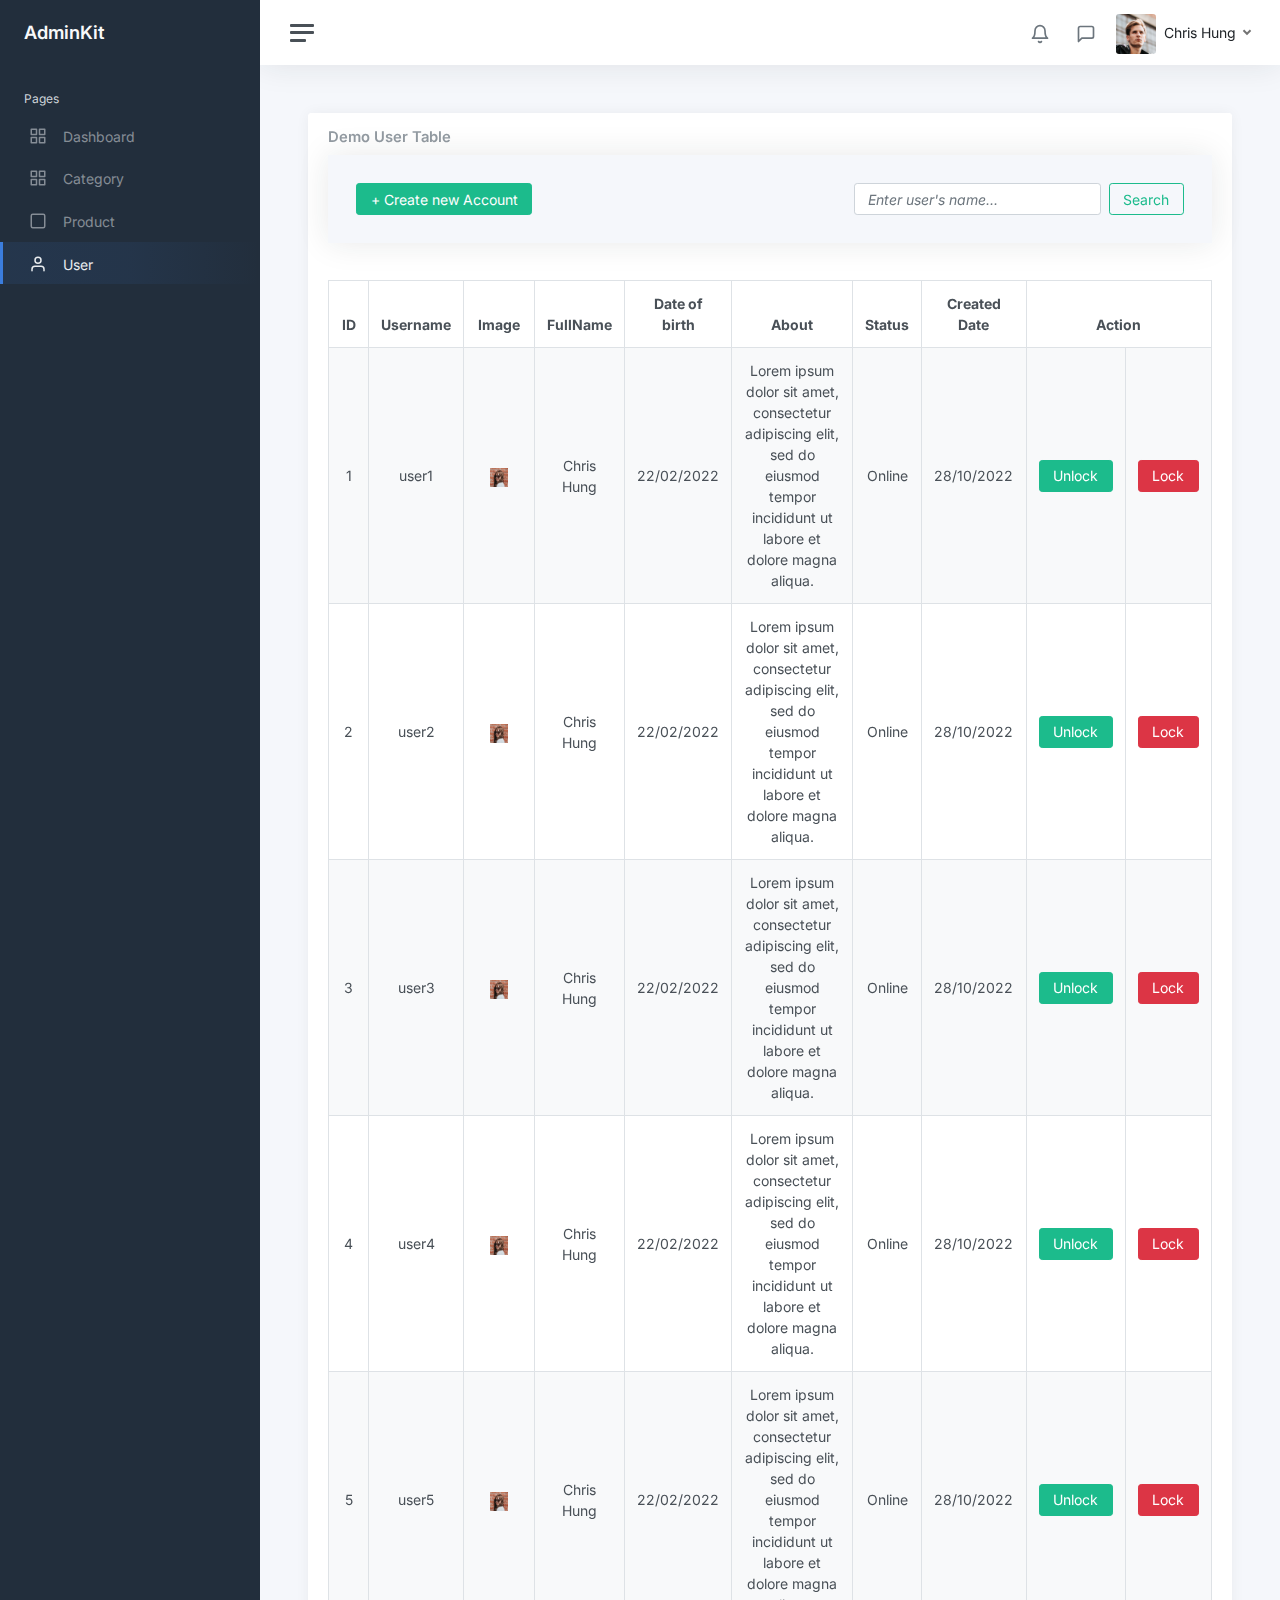
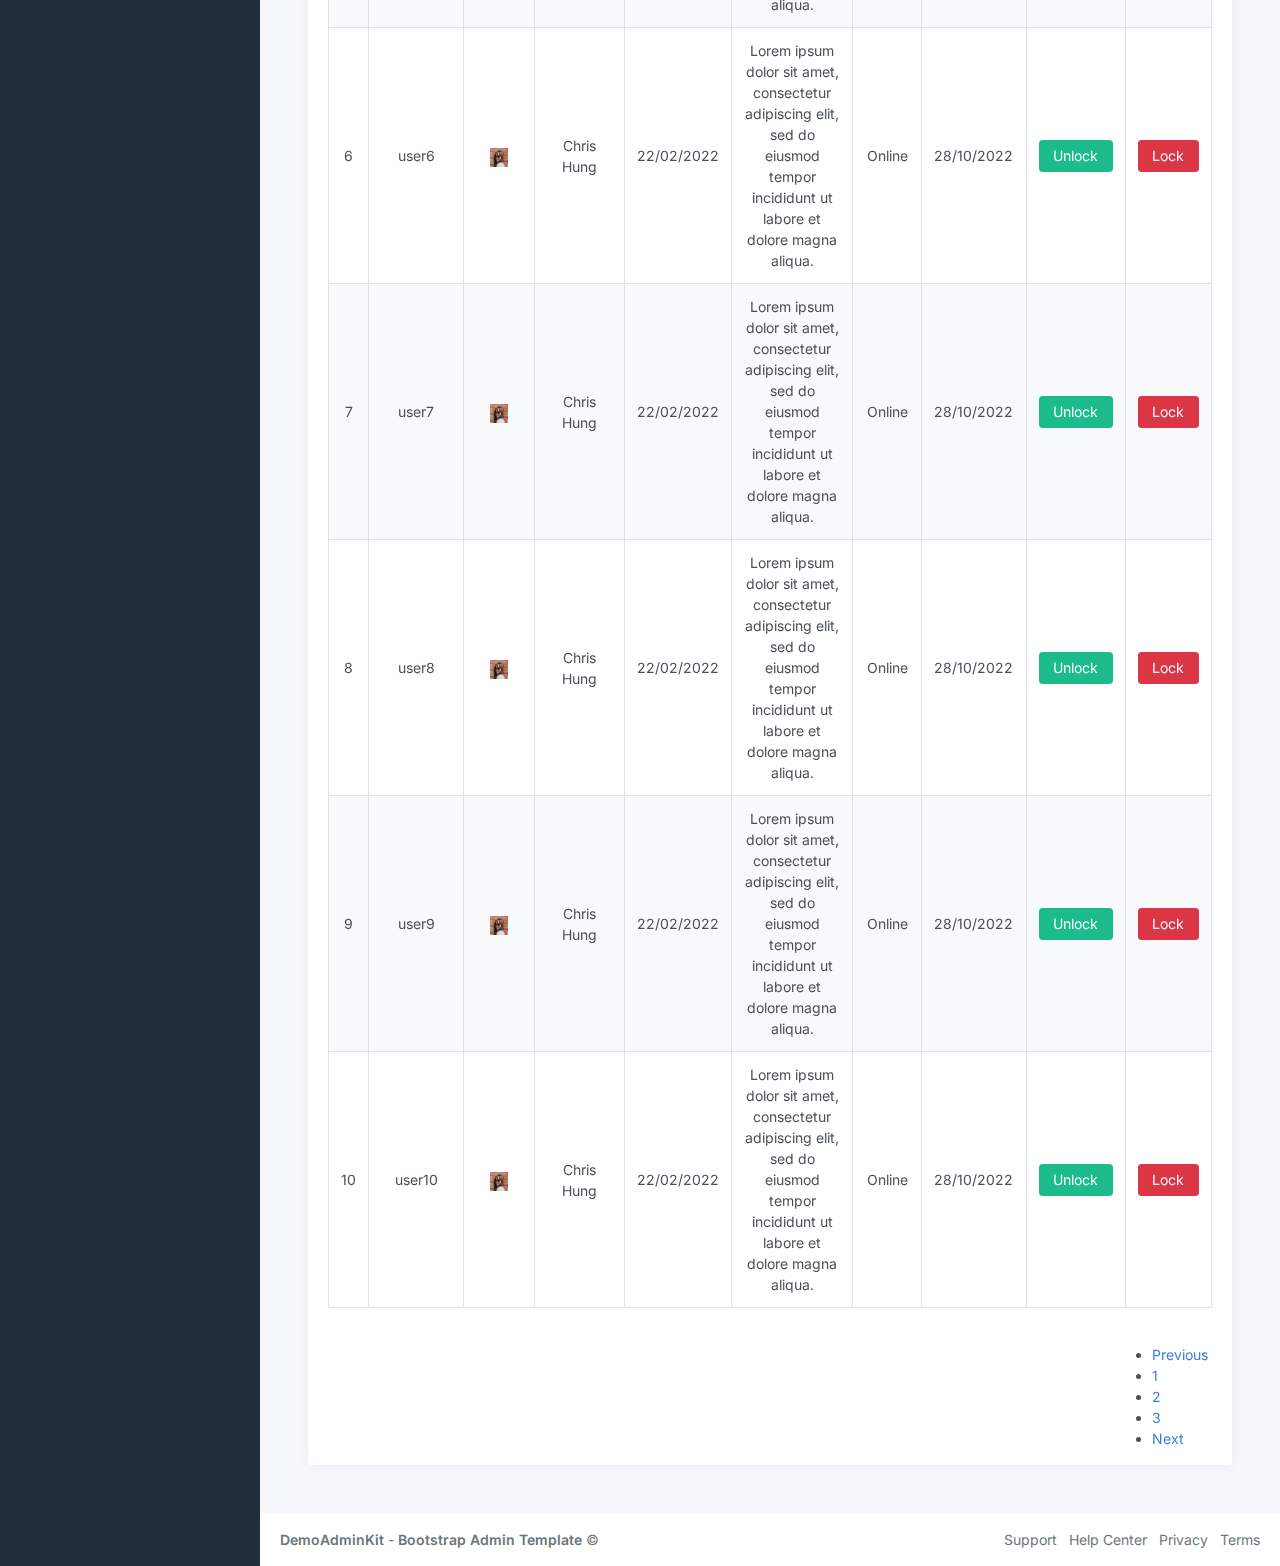
<file: admin/user.html>
<!DOCTYPE html>
<html lang="en">

<head>
    <meta charset="utf-8">
    <meta http-equiv="X-UA-Compatible" content="IE=edge">
    <meta name="viewport" content="width=device-width, initial-scale=1, shrink-to-fit=no">
    <meta name="description" content="Responsive Admin &amp; Dashboard Template based on Bootstrap 5">
    <meta name="author" content="AdminKit">
    <meta name="keywords"
          content="adminkit, bootstrap, bootstrap 5, admin, dashboard, template, responsive, css, sass, html, theme, front-end, ui kit, web">

    <link rel="preconnect" href="https://fonts.gstatic.com">
    <link rel="shortcut icon" href="img/icons/icon-48x48.png"/>

    <link rel="canonical" href="https://demo-basic.adminkit.io/"/>

    <title>AdminKit Demo - Bootstrap 5 Admin Template</title>
    <link href="https://cdn.jsdelivr.net/npm/bootstrap@5.2.2/dist/css/bootstrap.min.css" rel="stylesheet"
          integrity="sha384-Zenh87qX5JnK2Jl0vWa8Ck2rdkQ2Bzep5IDxbcnCeuOxjzrPF/et3URy9Bv1WTRi" crossorigin="anonymous">

    <link href="css/app.css" rel="stylesheet">
    <link href="https://fonts.googleapis.com/css2?family=Inter:wght@300;400;600&display=swap" rel="stylesheet">
</head>

<body>
<div class="wrapper">
    <nav id="sidebar" class="sidebar js-sidebar">
        <div class="sidebar-content js-simplebar">
            <a class="sidebar-brand" href="index.html">
                <span class="align-middle">AdminKit</span>
            </a>

            <ul class="sidebar-nav">
                <li class="sidebar-header">
                    Pages
                </li>
                <li class="sidebar-item ">
                    <a class="sidebar-link" href="index.html">
                        <i class="align-middle" data-feather="grid"></i> <span class="align-middle">Dashboard</span>
                    </a>
                </li>
                <li class="sidebar-item">
                    <a class="sidebar-link" href="category.html">
                        <i class="align-middle" data-feather="grid"></i> <span class="align-middle">Category</span>
                    </a>
                </li>
                <li class="sidebar-item">
                    <a class="sidebar-link" href="product.html">
                        <i class="align-middle" data-feather="square"></i> <span class="align-middle">Product</span>
                    </a>
                </li>
                <li class="sidebar-item active">
                    <a class="sidebar-link" href="#">
                        <i class="align-middle" data-feather="user"></i> <span class="align-middle">User</span>
                    </a>
                </li>

            </ul>
        </div>
    </nav>

    <div class="main">
        <nav class="navbar navbar-expand navbar-light navbar-bg">
            <a class="sidebar-toggle js-sidebar-toggle mx-2">
                <i class="hamburger align-self-center"></i>
            </a>

            <div class="navbar-collapse collapse">
                <ul class="navbar-nav navbar-align">
                    <li class="nav-item dropdown">
                        <a class="nav-icon dropdown-toggle" href="#" id="alertsDropdown" data-bs-toggle="dropdown">
                            <div class="position-relative">
                                <i class="align-middle" data-feather="bell"></i>
                            </div>
                        </a>
                        <div class="dropdown-menu dropdown-menu-lg dropdown-menu-end py-0"
                             aria-labelledby="alertsDropdown">
                            <div class="dropdown-menu-header">
                                4 New Notifications
                            </div>
                            <div class="list-group">
                                <a href="#" class="list-group-item">
                                    <div class="row g-0 align-items-center">
                                        <div class="col-2">
                                            <i class="text-danger" data-feather="alert-circle"></i>
                                        </div>
                                        <div class="col-10">
                                            <div class="text-dark">Update completed</div>
                                            <div class="text-muted small mt-1">Restart server 12 to complete the
                                                update.
                                            </div>
                                            <div class="text-muted small mt-1">30m ago</div>
                                        </div>
                                    </div>
                                </a>
                                <a href="#" class="list-group-item">
                                    <div class="row g-0 align-items-center">
                                        <div class="col-2">
                                            <i class="text-warning" data-feather="bell"></i>
                                        </div>
                                        <div class="col-10">
                                            <div class="text-dark">Lorem ipsum</div>
                                            <div class="text-muted small mt-1">Aliquam ex eros, imperdiet vulputate
                                                hendrerit et.
                                            </div>
                                            <div class="text-muted small mt-1">2h ago</div>
                                        </div>
                                    </div>
                                </a>
                                <a href="#" class="list-group-item">
                                    <div class="row g-0 align-items-center">
                                        <div class="col-2">
                                            <i class="text-primary" data-feather="home"></i>
                                        </div>
                                        <div class="col-10">
                                            <div class="text-dark">Login from 192.186.1.8</div>
                                            <div class="text-muted small mt-1">5h ago</div>
                                        </div>
                                    </div>
                                </a>
                                <a href="#" class="list-group-item">
                                    <div class="row g-0 align-items-center">
                                        <div class="col-2">
                                            <i class="text-success" data-feather="user-plus"></i>
                                        </div>
                                        <div class="col-10">
                                            <div class="text-dark">New connection</div>
                                            <div class="text-muted small mt-1">Christina accepted your request.</div>
                                            <div class="text-muted small mt-1">14h ago</div>
                                        </div>
                                    </div>
                                </a>
                            </div>
                            <div class="dropdown-menu-footer">
                                <a href="#" class="text-muted">Show all notifications</a>
                            </div>
                        </div>
                    </li>
                    <li class="nav-item dropdown">
                        <a class="nav-icon dropdown-toggle" href="#" id="messagesDropdown" data-bs-toggle="dropdown">
                            <div class="position-relative">
                                <i class="align-middle" data-feather="message-square"></i>
                            </div>
                        </a>
                        <div class="dropdown-menu dropdown-menu-lg dropdown-menu-end py-0"
                             aria-labelledby="messagesDropdown">
                            <div class="dropdown-menu-header">
                                <div class="position-relative">
                                    4 New Messages
                                </div>
                            </div>
                            <div class="list-group">
                                <a href="#" class="list-group-item">
                                    <div class="row g-0 align-items-center">
                                        <div class="col-2">
                                            <img src="img/avatars/avatar-5.jpg" class="avatar img-fluid rounded-circle"
                                                 alt="Vanessa Tucker">
                                        </div>
                                        <div class="col-10 ps-2">
                                            <div class="text-dark">Vanessa Tucker</div>
                                            <div class="text-muted small mt-1">Nam pretium turpis et arcu. Duis arcu
                                                tortor.
                                            </div>
                                            <div class="text-muted small mt-1">15m ago</div>
                                        </div>
                                    </div>
                                </a>
                                <a href="#" class="list-group-item">
                                    <div class="row g-0 align-items-center">
                                        <div class="col-2">
                                            <img src="img/avatars/avatar-2.jpg" class="avatar img-fluid rounded-circle"
                                                 alt="William Harris">
                                        </div>
                                        <div class="col-10 ps-2">
                                            <div class="text-dark">William Harris</div>
                                            <div class="text-muted small mt-1">Curabitur ligula sapien euismod vitae.
                                            </div>
                                            <div class="text-muted small mt-1">2h ago</div>
                                        </div>
                                    </div>
                                </a>
                                <a href="#" class="list-group-item">
                                    <div class="row g-0 align-items-center">
                                        <div class="col-2">
                                            <img src="img/avatars/avatar-4.jpg" class="avatar img-fluid rounded-circle"
                                                 alt="Christina Mason">
                                        </div>
                                        <div class="col-10 ps-2">
                                            <div class="text-dark">Christina Mason</div>
                                            <div class="text-muted small mt-1">Pellentesque auctor neque nec urna.</div>
                                            <div class="text-muted small mt-1">4h ago</div>
                                        </div>
                                    </div>
                                </a>
                                <a href="#" class="list-group-item">
                                    <div class="row g-0 align-items-center">
                                        <div class="col-2">
                                            <img src="img/avatars/avatar-3.jpg" class="avatar img-fluid rounded-circle"
                                                 alt="Sharon Lessman">
                                        </div>
                                        <div class="col-10 ps-2">
                                            <div class="text-dark">Sharon Lessman</div>
                                            <div class="text-muted small mt-1">Aenean tellus metus, bibendum sed,
                                                posuere ac, mattis non.
                                            </div>
                                            <div class="text-muted small mt-1">5h ago</div>
                                        </div>
                                    </div>
                                </a>
                            </div>
                            <div class="dropdown-menu-footer">
                                <a href="#" class="text-muted">Show all messages</a>
                            </div>
                        </div>
                    </li>
                    <li class="nav-item dropdown">
                        <a class="nav-icon dropdown-toggle d-inline-block d-sm-none" href="#" data-bs-toggle="dropdown">
                            <i class="align-middle" data-feather="settings"></i>
                        </a>

                        <a class="nav-link dropdown-toggle d-none d-sm-inline-block" href="#" data-bs-toggle="dropdown">
                            <img src="img/avatars/avatar.jpg" class="avatar img-fluid rounded me-1" alt="Charles Hall"/>
                            <span class="text-dark">Chris Hung</span>
                        </a>
                        <div class="dropdown-menu dropdown-menu-end">
                            <a class="dropdown-item" href="#"><i class="align-middle me-1"
                                                                 data-feather="user"></i> Profile</a>
                            <a class="dropdown-item" href="#"><i class="align-middle me-1" data-feather="pie-chart"></i>
                                Analytics</a>
                            <div class="dropdown-divider"></div>
                            <a class="dropdown-item" href="index.html"><i class="align-middle me-1"
                                                                          data-feather="settings"></i> Settings &
                                Privacy</a>
                            <a class="dropdown-item" href="#"><i class="align-middle me-1"
                                                                 data-feather="help-circle"></i> Help Center</a>
                            <div class="dropdown-divider"></div>
                            <a class="dropdown-item" href="#">Log out</a>
                        </div>
                    </li>
                </ul>
            </div>
        </nav>

        <main class="content">
            <div class="container-fluid p-0">
                <div class="card">
                    <div class="card-header">
                        <h3 class="card-title">Demo User Table</h3>
                        <nav class="navbar navbar-expand-lg bg-light">
                            <div class="container-fluid">
                                <a class="navbar-brand" href="#">
                                    <button type="button" class="btn btn-success">+ Create new Account</button>
                                </a>
                                <form class="d-flex" role="search">
                                    <input class="form-control me-2 fst-italic" type="search"
                                           placeholder="Enter user's name... "
                                           aria-label="Search">
                                    <button class="btn btn-outline-success" type="submit">Search</button>
                                </form>
                            </div>
                        </nav>
                    </div>
                    <!-- /.card-header -->
                    <div class="card-body">
                        <table id="example1" class="table table-bordered table-striped text-center">
                            <thead>
                            <tr>
                                <th>ID</th>
                                <th>Username</th>
                                <th>Image</th>
                                <th>FullName</th>
                                <th>Date of birth</th>
                                <th>About</th>
                                <th>Status</th>
                                <th>Created Date</th>
                                <th colspan="2">Action</th>
                            </tr>
                            </thead>
                            <tbody>
                            <tr>
                                <td>1</td>
                                <td>user1</td>
                                <td><img width="40%" src="img/avatars/avatar-3.jpg" alt="avt"></td>
                                <td>Chris Hung</td>
                                <td>22/02/2022</td>
                                <td>Lorem ipsum dolor sit amet, consectetur adipiscing elit, sed do eiusmod tempor
                                    incididunt ut labore et dolore magna aliqua.
                                </td>
                                <td>Online</td>
                                <td>28/10/2022</td>
                                <td>
                                    <button type="button" class="btn btn-success">Unlock</button>
                                </td>
                                <td>
                                    <button type="button" class="btn btn-danger">Lock</button>
                                </td>
                            </tr>
                            <tr>
                                <td>2</td>
                                <td>user2</td>
                                <td><img width="40%" src="img/avatars/avatar-3.jpg" alt="avt"></td>
                                <td>Chris Hung</td>
                                <td>22/02/2022</td>
                                <td>Lorem ipsum dolor sit amet, consectetur adipiscing elit, sed do eiusmod tempor
                                    incididunt ut labore et dolore magna aliqua.
                                </td>
                                <td>Online</td>
                                <td>28/10/2022</td>
                                <td>
                                    <button type="button" class="btn btn-success">Unlock</button>
                                </td>
                                <td>
                                    <button type="button" class="btn btn-danger">Lock</button>
                                </td>
                            </tr>
                            <tr>
                                <td>3</td>
                                <td>user3</td>
                                <td><img width="40%" src="img/avatars/avatar-3.jpg" alt="avt"></td>
                                <td>Chris Hung</td>
                                <td>22/02/2022</td>
                                <td>Lorem ipsum dolor sit amet, consectetur adipiscing elit, sed do eiusmod tempor
                                    incididunt ut labore et dolore magna aliqua.
                                </td>
                                <td>Online</td>
                                <td>28/10/2022</td>
                                <td>
                                    <button type="button" class="btn btn-success">Unlock</button>
                                </td>
                                <td>
                                    <button type="button" class="btn btn-danger">Lock</button>
                                </td>
                            </tr>
                            <tr>
                                <td>4</td>
                                <td>user4</td>
                                <td><img width="40%" src="img/avatars/avatar-3.jpg" alt="avt"></td>
                                <td>Chris Hung</td>
                                <td>22/02/2022</td>
                                <td>Lorem ipsum dolor sit amet, consectetur adipiscing elit, sed do eiusmod tempor
                                    incididunt ut labore et dolore magna aliqua.
                                </td>
                                <td>Online</td>
                                <td>28/10/2022</td>
                                <td>
                                    <button type="button" class="btn btn-success">Unlock</button>
                                </td>
                                <td>
                                    <button type="button" class="btn btn-danger">Lock</button>
                                </td>
                            </tr>
                            <tr>
                                <td>5</td>
                                <td>user5</td>
                                <td><img width="40%" src="img/avatars/avatar-3.jpg" alt="avt"></td>
                                <td>Chris Hung</td>
                                <td>22/02/2022</td>
                                <td>Lorem ipsum dolor sit amet, consectetur adipiscing elit, sed do eiusmod tempor
                                    incididunt ut labore et dolore magna aliqua.
                                </td>
                                <td>Online</td>
                                <td>28/10/2022</td>
                                <td>
                                    <button type="button" class="btn btn-success">Unlock</button>
                                </td>
                                <td>
                                    <button type="button" class="btn btn-danger">Lock</button>
                                </td>
                            </tr>
                            <tr>
                                <td>6</td>
                                <td>user6</td>
                                <td><img width="40%" src="img/avatars/avatar-3.jpg" alt="avt"></td>
                                <td>Chris Hung</td>
                                <td>22/02/2022</td>
                                <td>Lorem ipsum dolor sit amet, consectetur adipiscing elit, sed do eiusmod tempor
                                    incididunt ut labore et dolore magna aliqua.
                                </td>
                                <td>Online</td>
                                <td>28/10/2022</td>
                                <td>
                                    <button type="button" class="btn btn-success">Unlock</button>
                                </td>
                                <td>
                                    <button type="button" class="btn btn-danger">Lock</button>
                                </td>
                            </tr>
                            <tr>
                                <td>7</td>
                                <td>user7</td>
                                <td><img width="40%" src="img/avatars/avatar-3.jpg" alt="avt"></td>
                                <td>Chris Hung</td>
                                <td>22/02/2022</td>
                                <td>Lorem ipsum dolor sit amet, consectetur adipiscing elit, sed do eiusmod tempor
                                    incididunt ut labore et dolore magna aliqua.
                                </td>
                                <td>Online</td>
                                <td>28/10/2022</td>
                                <td>
                                    <button type="button" class="btn btn-success">Unlock</button>
                                </td>
                                <td>
                                    <button type="button" class="btn btn-danger">Lock</button>
                                </td>
                            </tr>
                            <tr>
                                <td>8</td>
                                <td>user8</td>
                                <td><img width="40%" src="img/avatars/avatar-3.jpg" alt="avt"></td>
                                <td>Chris Hung</td>
                                <td>22/02/2022</td>
                                <td>Lorem ipsum dolor sit amet, consectetur adipiscing elit, sed do eiusmod tempor
                                    incididunt ut labore et dolore magna aliqua.
                                </td>
                                <td>Online</td>
                                <td>28/10/2022</td>
                                <td>
                                    <button type="button" class="btn btn-success">Unlock</button>
                                </td>
                                <td>
                                    <button type="button" class="btn btn-danger">Lock</button>
                                </td>
                            </tr>
                            <tr>
                                <td>9</td>
                                <td>user9</td>
                                <td><img width="40%" src="img/avatars/avatar-3.jpg" alt="avt"></td>
                                <td>Chris Hung</td>
                                <td>22/02/2022</td>
                                <td>Lorem ipsum dolor sit amet, consectetur adipiscing elit, sed do eiusmod tempor
                                    incididunt ut labore et dolore magna aliqua.
                                </td>
                                <td>Online</td>
                                <td>28/10/2022</td>
                                <td>
                                    <button type="button" class="btn btn-success">Unlock</button>
                                </td>
                                <td>
                                    <button type="button" class="btn btn-danger">Lock</button>
                                </td>
                            </tr>
                            <tr>
                                <td>10</td>
                                <td>user10</td>
                                <td><img width="40%" src="img/avatars/avatar-3.jpg" alt="avt"></td>
                                <td>Chris Hung</td>
                                <td>22/02/2022</td>
                                <td>Lorem ipsum dolor sit amet, consectetur adipiscing elit, sed do eiusmod tempor
                                    incididunt ut labore et dolore magna aliqua.
                                </td>
                                <td>Online</td>
                                <td>28/10/2022</td>
                                <td>
                                    <button type="button" class="btn btn-success">Unlock</button>
                                </td>
                                <td>
                                    <button type="button" class="btn btn-danger">Lock</button>
                                </td>
                            </tr>

                            </tbody>

                        </table>
                    </div>
                    <nav aria-label="Page navigation example ">
                        <ul class="pagination float-end mx-4">
                            <li class="page-item disabled">
                                <a class="page-link">Previous</a>
                            </li>
                            <li class="page-item active"><a class="page-link" href="#">1</a></li>
                            <li class="page-item"><a class="page-link" href="#">2</a></li>
                            <li class="page-item"><a class="page-link" href="#">3</a></li>
                            <li class="page-item">
                                <a class="page-link" href="#">Next</a>
                            </li>
                        </ul>
                    </nav>
                    <!-- /.card-body -->
                </div>

            </div>

        </main>


        <footer class="footer">
            <div class="container-fluid">
                <div class="row text-muted">
                    <div class="col-6 text-start">
                        <p class="mb-0">
                            <a class="text-muted" href="" target="_blank"><strong>DemoAdminKit</strong></a>
                            - <a class="text-muted" href="" target="_blank"><strong>Bootstrap Admin
                            Template</strong></a> &copy;
                        </p>
                    </div>
                    <div class="col-6 text-end">
                        <ul class="list-inline">
                            <li class="list-inline-item">
                                <a class="text-muted" href="#" target="_blank">Support</a>
                            </li>
                            <li class="list-inline-item">
                                <a class="text-muted" href="#" target="_blank">Help Center</a>
                            </li>
                            <li class="list-inline-item">
                                <a class="text-muted" href="#" target="_blank">Privacy</a>
                            </li>
                            <li class="list-inline-item">
                                <a class="text-muted" href="#" target="_blank">Terms</a>
                            </li>
                        </ul>
                    </div>
                </div>
            </div>
        </footer>
    </div>
</div>

<script src="js/app.js"></script>

<script>
    document.addEventListener("DOMContentLoaded", function () {
        var ctx = document.getElementById("chartjs-dashboard-line").getContext("2d");
        var gradient = ctx.createLinearGradient(0, 0, 0, 225);
        gradient.addColorStop(0, "rgba(215, 227, 244, 1)");
        gradient.addColorStop(1, "rgba(215, 227, 244, 0)");
        // Line chart
        new Chart(document.getElementById("chartjs-dashboard-line"), {
            type: "line",
            data: {
                labels: ["Jan", "Feb", "Mar", "Apr", "May", "Jun", "Jul", "Aug", "Sep", "Oct", "Nov", "Dec"],
                datasets: [{
                    label: "Sales ($)",
                    fill: true,
                    backgroundColor: gradient,
                    borderColor: window.theme.primary,
                    data: [
                        2115,
                        1562,
                        1584,
                        1892,
                        1587,
                        1923,
                        2566,
                        2448,
                        2805,
                        3438,
                        2917,
                        3327
                    ]
                }]
            },
            options: {
                maintainAspectRatio: false,
                legend: {
                    display: false
                },
                tooltips: {
                    intersect: false
                },
                hover: {
                    intersect: true
                },
                plugins: {
                    filler: {
                        propagate: false
                    }
                },
                scales: {
                    xAxes: [{
                        reverse: true,
                        gridLines: {
                            color: "rgba(0,0,0,0.0)"
                        }
                    }],
                    yAxes: [{
                        ticks: {
                            stepSize: 1000
                        },
                        display: true,
                        borderDash: [3, 3],
                        gridLines: {
                            color: "rgba(0,0,0,0.0)"
                        }
                    }]
                }
            }
        });
    });
</script>
<script>
    document.addEventListener("DOMContentLoaded", function () {
        // Pie chart
        new Chart(document.getElementById("chartjs-dashboard-pie"), {
            type: "pie",
            data: {
                labels: ["Chrome", "Firefox", "IE"],
                datasets: [{
                    data: [4306, 3801, 1689],
                    backgroundColor: [
                        window.theme.primary,
                        window.theme.warning,
                        window.theme.danger
                    ],
                    borderWidth: 5
                }]
            },
            options: {
                responsive: !window.MSInputMethodContext,
                maintainAspectRatio: false,
                legend: {
                    display: false
                },
                cutoutPercentage: 75
            }
        });
    });
</script>
<script>
    document.addEventListener("DOMContentLoaded", function () {
        // Bar chart
        new Chart(document.getElementById("chartjs-dashboard-bar"), {
            type: "bar",
            data: {
                labels: ["Jan", "Feb", "Mar", "Apr", "May", "Jun", "Jul", "Aug", "Sep", "Oct", "Nov", "Dec"],
                datasets: [{
                    label: "This year",
                    backgroundColor: window.theme.primary,
                    borderColor: window.theme.primary,
                    hoverBackgroundColor: window.theme.primary,
                    hoverBorderColor: window.theme.primary,
                    data: [54, 67, 41, 55, 62, 45, 55, 73, 60, 76, 48, 79],
                    barPercentage: .75,
                    categoryPercentage: .5
                }]
            },
            options: {
                maintainAspectRatio: false,
                legend: {
                    display: false
                },
                scales: {
                    yAxes: [{
                        gridLines: {
                            display: false
                        },
                        stacked: false,
                        ticks: {
                            stepSize: 20
                        }
                    }],
                    xAxes: [{
                        stacked: false,
                        gridLines: {
                            color: "transparent"
                        }
                    }]
                }
            }
        });
    });
</script>
<script>
    document.addEventListener("DOMContentLoaded", function () {
        var markers = [{
            coords: [31.230391, 121.473701],
            name: "Shanghai"
        },
            {
                coords: [28.704060, 77.102493],
                name: "Delhi"
            },
            {
                coords: [6.524379, 3.379206],
                name: "Lagos"
            },
            {
                coords: [35.689487, 139.691711],
                name: "Tokyo"
            },
            {
                coords: [23.129110, 113.264381],
                name: "Guangzhou"
            },
            {
                coords: [40.7127837, -74.0059413],
                name: "New York"
            },
            {
                coords: [34.052235, -118.243683],
                name: "Los Angeles"
            },
            {
                coords: [41.878113, -87.629799],
                name: "Chicago"
            },
            {
                coords: [51.507351, -0.127758],
                name: "London"
            },
            {
                coords: [40.416775, -3.703790],
                name: "Madrid "
            }
        ];
        var map = new jsVectorMap({
            map: "world",
            selector: "#world_map",
            zoomButtons: true,
            markers: markers,
            markerStyle: {
                initial: {
                    r: 9,
                    strokeWidth: 7,
                    stokeOpacity: .4,
                    fill: window.theme.primary
                },
                hover: {
                    fill: window.theme.primary,
                    stroke: window.theme.primary
                }
            },
            zoomOnScroll: false
        });
        window.addEventListener("resize", () => {
            map.updateSize();
        });
    });
</script>
<script>
    document.addEventListener("DOMContentLoaded", function () {
        var date = new Date(Date.now() - 5 * 24 * 60 * 60 * 1000);
        var defaultDate = date.getUTCFullYear() + "-" + (date.getUTCMonth() + 1) + "-" + date.getUTCDate();
        document.getElementById("datetimepicker-dashboard").flatpickr({
            inline: true,
            prevArrow: "<span title=\"Previous month\">&laquo;</span>",
            nextArrow: "<span title=\"Next month\">&raquo;</span>",
            defaultDate: defaultDate
        });
    });
</script>

</body>

</html>
</file>
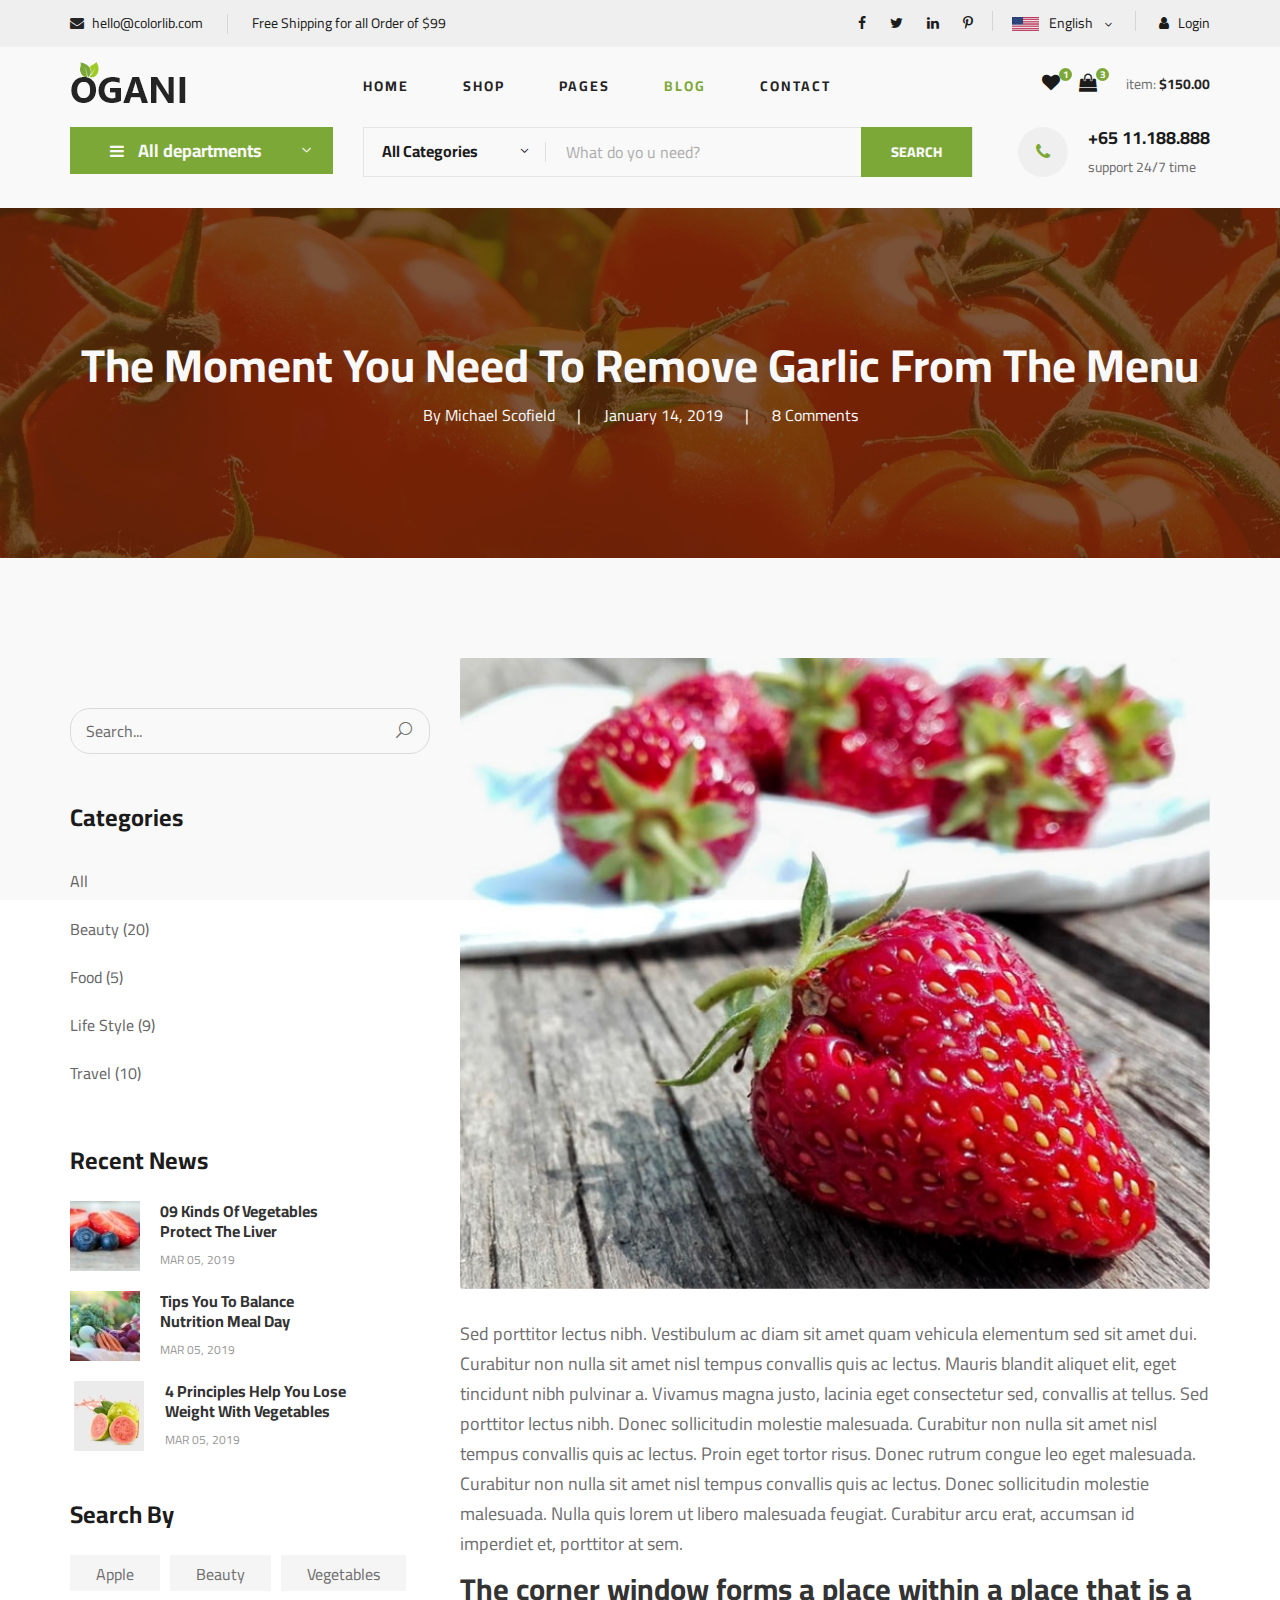
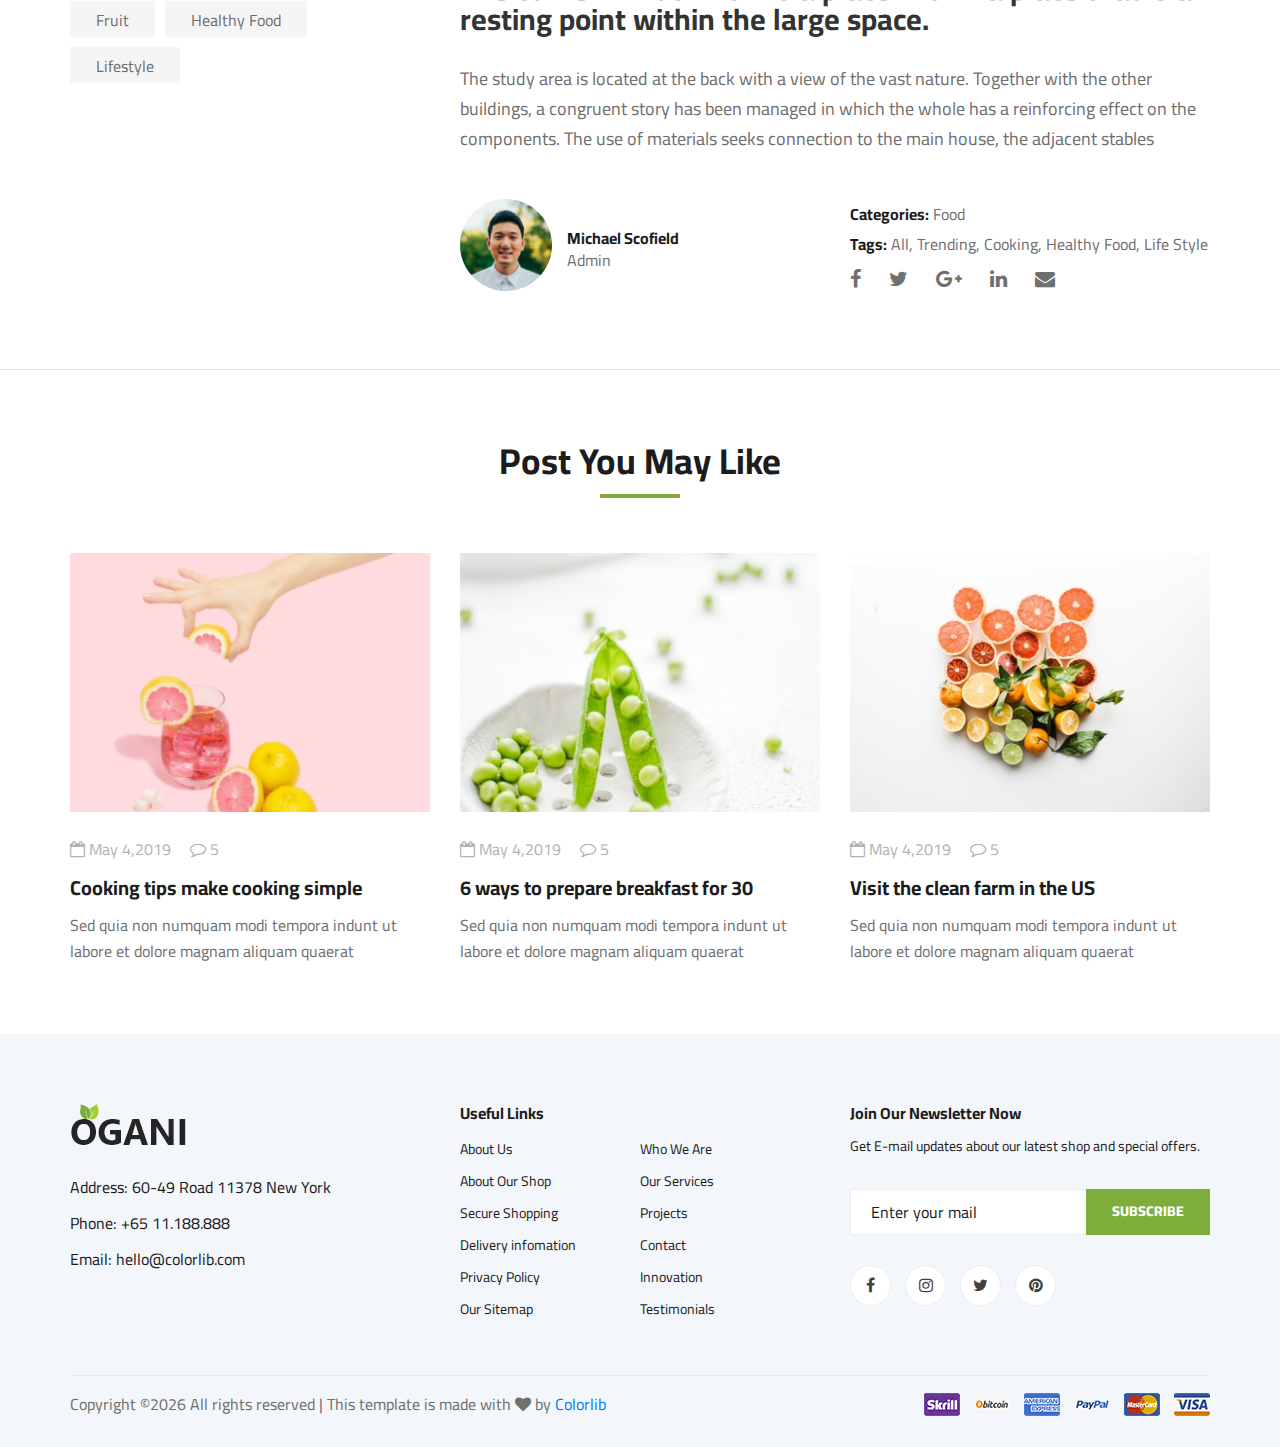
<file: user/blog-details.html>
<!DOCTYPE html>
<html lang="zxx">

<head>
    <meta charset="UTF-8">
    <meta name="description" content="Ogani Template">
    <meta name="keywords" content="Ogani, unica, creative, html">
    <meta name="viewport" content="width=device-width, initial-scale=1.0">
    <meta http-equiv="X-UA-Compatible" content="ie=edge">
    <title>Ogani | Template</title>

    <!-- Google Font -->
    <link href="https://fonts.googleapis.com/css2?family=Cairo:wght@200;300;400;600;900&display=swap" rel="stylesheet">

    <!-- Css Styles -->
    <link rel="stylesheet" href="css/bootstrap.min.css" type="text/css">
    <link rel="stylesheet" href="css/font-awesome.min.css" type="text/css">
    <link rel="stylesheet" href="css/elegant-icons.css" type="text/css">
    <link rel="stylesheet" href="css/nice-select.css" type="text/css">
    <link rel="stylesheet" href="css/jquery-ui.min.css" type="text/css">
    <link rel="stylesheet" href="css/owl.carousel.min.css" type="text/css">
    <link rel="stylesheet" href="css/slicknav.min.css" type="text/css">
    <link rel="stylesheet" href="css/style.css" type="text/css">
</head>

<body>
    <!-- Page Preloder -->
    <div id="preloder">
        <div class="loader"></div>
    </div>

    <!-- Humberger Begin -->
    <div class="humberger__menu__overlay"></div>
    <div class="humberger__menu__wrapper">
        <div class="humberger__menu__logo">
            <a href="#"><img src="img/logo.png" alt=""></a>
        </div>
        <div class="humberger__menu__cart">
            <ul>
                <li><a href="#"><i class="fa fa-heart"></i> <span>1</span></a></li>
                <li><a href="#"><i class="fa fa-shopping-bag"></i> <span>3</span></a></li>
            </ul>
            <div class="header__cart__price">item: <span>$150.00</span></div>
        </div>
        <div class="humberger__menu__widget">
            <div class="header__top__right__language">
                <img src="img/language.png" alt="">
                <div>English</div>
                <span class="arrow_carrot-down"></span>
                <ul>
                    <li><a href="#">Spanis</a></li>
                    <li><a href="#">English</a></li>
                </ul>
            </div>
            <div class="header__top__right__auth">
                <a href="#"><i class="fa fa-user"></i> Login</a>
            </div>
        </div>
        <nav class="humberger__menu__nav mobile-menu">
            <ul>
                <li class="active"><a href="./index.html">Home</a></li>
                <li><a href="./shop-grid.html">Shop</a></li>
                <li><a href="#">Pages</a>
                    <ul class="header__menu__dropdown">
                        <li><a href="./shop-details.html">Shop Details</a></li>
                        <li><a href="./shoping-cart.html">Shoping Cart</a></li>
                        <li><a href="./checkout.html">Check Out</a></li>
                        <li><a href="./blog-details.html">Blog Details</a></li>
                    </ul>
                </li>
                <li><a href="./blog.html">Blog</a></li>
                <li><a href="./contact.html">Contact</a></li>
            </ul>
        </nav>
        <div id="mobile-menu-wrap"></div>
        <div class="header__top__right__social">
            <a href="#"><i class="fa fa-facebook"></i></a>
            <a href="#"><i class="fa fa-twitter"></i></a>
            <a href="#"><i class="fa fa-linkedin"></i></a>
            <a href="#"><i class="fa fa-pinterest-p"></i></a>
        </div>
        <div class="humberger__menu__contact">
            <ul>
                <li><i class="fa fa-envelope"></i> hello@colorlib.com</li>
                <li>Free Shipping for all Order of $99</li>
            </ul>
        </div>
    </div>
    <!-- Humberger End -->

    <!-- Header Section Begin -->
    <header class="header">
        <div class="header__top">
            <div class="container">
                <div class="row">
                    <div class="col-lg-6">
                        <div class="header__top__left">
                            <ul>
                                <li><i class="fa fa-envelope"></i> hello@colorlib.com</li>
                                <li>Free Shipping for all Order of $99</li>
                            </ul>
                        </div>
                    </div>
                    <div class="col-lg-6">
                        <div class="header__top__right">
                            <div class="header__top__right__social">
                                <a href="#"><i class="fa fa-facebook"></i></a>
                                <a href="#"><i class="fa fa-twitter"></i></a>
                                <a href="#"><i class="fa fa-linkedin"></i></a>
                                <a href="#"><i class="fa fa-pinterest-p"></i></a>
                            </div>
                            <div class="header__top__right__language">
                                <img src="img/language.png" alt="">
                                <div>English</div>
                                <span class="arrow_carrot-down"></span>
                                <ul>
                                    <li><a href="#">Spanis</a></li>
                                    <li><a href="#">English</a></li>
                                </ul>
                            </div>
                            <div class="header__top__right__auth">
                                <a href="#"><i class="fa fa-user"></i> Login</a>
                            </div>
                        </div>
                    </div>
                </div>
            </div>
        </div>
        <div class="container">
            <div class="row">
                <div class="col-lg-3">
                    <div class="header__logo">
                        <a href="./index.html"><img src="img/logo.png" alt=""></a>
                    </div>
                </div>
                <div class="col-lg-6">
                    <nav class="header__menu">
                        <ul>
                            <li><a href="./index.html">Home</a></li>
                            <li><a href="./shop-grid.html">Shop</a></li>
                            <li><a href="#">Pages</a>
                                <ul class="header__menu__dropdown">
                                    <li><a href="./shop-details.html">Shop Details</a></li>
                                    <li><a href="./shoping-cart.html">Shoping Cart</a></li>
                                    <li><a href="./checkout.html">Check Out</a></li>
                                    <li><a href="./blog-details.html">Blog Details</a></li>
                                </ul>
                            </li>
                            <li class="active"><a href="./blog.html">Blog</a></li>
                            <li><a href="./contact.html">Contact</a></li>
                        </ul>
                    </nav>
                </div>
                <div class="col-lg-3">
                    <div class="header__cart">
                        <ul>
                            <li><a href="#"><i class="fa fa-heart"></i> <span>1</span></a></li>
                            <li><a href="#"><i class="fa fa-shopping-bag"></i> <span>3</span></a></li>
                        </ul>
                        <div class="header__cart__price">item: <span>$150.00</span></div>
                    </div>
                </div>
            </div>
            <div class="humberger__open">
                <i class="fa fa-bars"></i>
            </div>
        </div>
    </header>
    <!-- Header Section End -->

    <!-- Hero Section Begin -->
    <section class="hero hero-normal">
        <div class="container">
            <div class="row">
                <div class="col-lg-3">
                    <div class="hero__categories">
                        <div class="hero__categories__all">
                            <i class="fa fa-bars"></i>
                            <span>All departments</span>
                        </div>
                        <ul>
                            <li><a href="#">Fresh Meat</a></li>
                            <li><a href="#">Vegetables</a></li>
                            <li><a href="#">Fruit & Nut Gifts</a></li>
                            <li><a href="#">Fresh Berries</a></li>
                            <li><a href="#">Ocean Foods</a></li>
                            <li><a href="#">Butter & Eggs</a></li>
                            <li><a href="#">Fastfood</a></li>
                            <li><a href="#">Fresh Onion</a></li>
                            <li><a href="#">Papayaya & Crisps</a></li>
                            <li><a href="#">Oatmeal</a></li>
                            <li><a href="#">Fresh Bananas</a></li>
                        </ul>
                    </div>
                </div>
                <div class="col-lg-9">
                    <div class="hero__search">
                        <div class="hero__search__form">
                            <form action="#">
                                <div class="hero__search__categories">
                                    All Categories
                                    <span class="arrow_carrot-down"></span>
                                </div>
                                <input type="text" placeholder="What do yo u need?">
                                <button type="submit" class="site-btn">SEARCH</button>
                            </form>
                        </div>
                        <div class="hero__search__phone">
                            <div class="hero__search__phone__icon">
                                <i class="fa fa-phone"></i>
                            </div>
                            <div class="hero__search__phone__text">
                                <h5>+65 11.188.888</h5>
                                <span>support 24/7 time</span>
                            </div>
                        </div>
                    </div>
                </div>
            </div>
        </div>
    </section>
    <!-- Hero Section End -->

    <!-- Blog Details Hero Begin -->
    <section class="blog-details-hero set-bg" data-setbg="img/blog/details/details-hero.jpg">
        <div class="container">
            <div class="row">
                <div class="col-lg-12">
                    <div class="blog__details__hero__text">
                        <h2>The Moment You Need To Remove Garlic From The Menu</h2>
                        <ul>
                            <li>By Michael Scofield</li>
                            <li>January 14, 2019</li>
                            <li>8 Comments</li>
                        </ul>
                    </div>
                </div>
            </div>
        </div>
    </section>
    <!-- Blog Details Hero End -->

    <!-- Blog Details Section Begin -->
    <section class="blog-details spad">
        <div class="container">
            <div class="row">
                <div class="col-lg-4 col-md-5 order-md-1 order-2">
                    <div class="blog__sidebar">
                        <div class="blog__sidebar__search">
                            <form action="#">
                                <input type="text" placeholder="Search...">
                                <button type="submit"><span class="icon_search"></span></button>
                            </form>
                        </div>
                        <div class="blog__sidebar__item">
                            <h4>Categories</h4>
                            <ul>
                                <li><a href="#">All</a></li>
                                <li><a href="#">Beauty (20)</a></li>
                                <li><a href="#">Food (5)</a></li>
                                <li><a href="#">Life Style (9)</a></li>
                                <li><a href="#">Travel (10)</a></li>
                            </ul>
                        </div>
                        <div class="blog__sidebar__item">
                            <h4>Recent News</h4>
                            <div class="blog__sidebar__recent">
                                <a href="#" class="blog__sidebar__recent__item">
                                    <div class="blog__sidebar__recent__item__pic">
                                        <img src="img/blog/sidebar/sr-1.jpg" alt="">
                                    </div>
                                    <div class="blog__sidebar__recent__item__text">
                                        <h6>09 Kinds Of Vegetables<br /> Protect The Liver</h6>
                                        <span>MAR 05, 2019</span>
                                    </div>
                                </a>
                                <a href="#" class="blog__sidebar__recent__item">
                                    <div class="blog__sidebar__recent__item__pic">
                                        <img src="img/blog/sidebar/sr-2.jpg" alt="">
                                    </div>
                                    <div class="blog__sidebar__recent__item__text">
                                        <h6>Tips You To Balance<br /> Nutrition Meal Day</h6>
                                        <span>MAR 05, 2019</span>
                                    </div>
                                </a>
                                <a href="#" class="blog__sidebar__recent__item">
                                    <div class="blog__sidebar__recent__item__pic">
                                        <img src="img/blog/sidebar/sr-3.jpg" alt="">
                                    </div>
                                    <div class="blog__sidebar__recent__item__text">
                                        <h6>4 Principles Help You Lose <br />Weight With Vegetables</h6>
                                        <span>MAR 05, 2019</span>
                                    </div>
                                </a>
                            </div>
                        </div>
                        <div class="blog__sidebar__item">
                            <h4>Search By</h4>
                            <div class="blog__sidebar__item__tags">
                                <a href="#">Apple</a>
                                <a href="#">Beauty</a>
                                <a href="#">Vegetables</a>
                                <a href="#">Fruit</a>
                                <a href="#">Healthy Food</a>
                                <a href="#">Lifestyle</a>
                            </div>
                        </div>
                    </div>
                </div>
                <div class="col-lg-8 col-md-7 order-md-1 order-1">
                    <div class="blog__details__text">
                        <img src="img/blog/details/details-pic.jpg" alt="">
                        <p>Sed porttitor lectus nibh. Vestibulum ac diam sit amet quam vehicula elementum sed sit amet
                            dui. Curabitur non nulla sit amet nisl tempus convallis quis ac lectus. Mauris blandit
                            aliquet elit, eget tincidunt nibh pulvinar a. Vivamus magna justo, lacinia eget consectetur
                            sed, convallis at tellus. Sed porttitor lectus nibh. Donec sollicitudin molestie malesuada.
                            Curabitur non nulla sit amet nisl tempus convallis quis ac lectus. Proin eget tortor risus.
                            Donec rutrum congue leo eget malesuada. Curabitur non nulla sit amet nisl tempus convallis
                            quis ac lectus. Donec sollicitudin molestie malesuada. Nulla quis lorem ut libero malesuada
                            feugiat. Curabitur arcu erat, accumsan id imperdiet et, porttitor at sem.</p>
                        <h3>The corner window forms a place within a place that is a resting point within the large
                            space.</h3>
                        <p>The study area is located at the back with a view of the vast nature. Together with the other
                            buildings, a congruent story has been managed in which the whole has a reinforcing effect on
                            the components. The use of materials seeks connection to the main house, the adjacent
                            stables</p>
                    </div>
                    <div class="blog__details__content">
                        <div class="row">
                            <div class="col-lg-6">
                                <div class="blog__details__author">
                                    <div class="blog__details__author__pic">
                                        <img src="img/blog/details/details-author.jpg" alt="">
                                    </div>
                                    <div class="blog__details__author__text">
                                        <h6>Michael Scofield</h6>
                                        <span>Admin</span>
                                    </div>
                                </div>
                            </div>
                            <div class="col-lg-6">
                                <div class="blog__details__widget">
                                    <ul>
                                        <li><span>Categories:</span> Food</li>
                                        <li><span>Tags:</span> All, Trending, Cooking, Healthy Food, Life Style</li>
                                    </ul>
                                    <div class="blog__details__social">
                                        <a href="#"><i class="fa fa-facebook"></i></a>
                                        <a href="#"><i class="fa fa-twitter"></i></a>
                                        <a href="#"><i class="fa fa-google-plus"></i></a>
                                        <a href="#"><i class="fa fa-linkedin"></i></a>
                                        <a href="#"><i class="fa fa-envelope"></i></a>
                                    </div>
                                </div>
                            </div>
                        </div>
                    </div>
                </div>
            </div>
        </div>
    </section>
    <!-- Blog Details Section End -->

    <!-- Related Blog Section Begin -->
    <section class="related-blog spad">
        <div class="container">
            <div class="row">
                <div class="col-lg-12">
                    <div class="section-title related-blog-title">
                        <h2>Post You May Like</h2>
                    </div>
                </div>
            </div>
            <div class="row">
                <div class="col-lg-4 col-md-4 col-sm-6">
                    <div class="blog__item">
                        <div class="blog__item__pic">
                            <img src="img/blog/blog-1.jpg" alt="">
                        </div>
                        <div class="blog__item__text">
                            <ul>
                                <li><i class="fa fa-calendar-o"></i> May 4,2019</li>
                                <li><i class="fa fa-comment-o"></i> 5</li>
                            </ul>
                            <h5><a href="#">Cooking tips make cooking simple</a></h5>
                            <p>Sed quia non numquam modi tempora indunt ut labore et dolore magnam aliquam quaerat </p>
                        </div>
                    </div>
                </div>
                <div class="col-lg-4 col-md-4 col-sm-6">
                    <div class="blog__item">
                        <div class="blog__item__pic">
                            <img src="img/blog/blog-2.jpg" alt="">
                        </div>
                        <div class="blog__item__text">
                            <ul>
                                <li><i class="fa fa-calendar-o"></i> May 4,2019</li>
                                <li><i class="fa fa-comment-o"></i> 5</li>
                            </ul>
                            <h5><a href="#">6 ways to prepare breakfast for 30</a></h5>
                            <p>Sed quia non numquam modi tempora indunt ut labore et dolore magnam aliquam quaerat </p>
                        </div>
                    </div>
                </div>
                <div class="col-lg-4 col-md-4 col-sm-6">
                    <div class="blog__item">
                        <div class="blog__item__pic">
                            <img src="img/blog/blog-3.jpg" alt="">
                        </div>
                        <div class="blog__item__text">
                            <ul>
                                <li><i class="fa fa-calendar-o"></i> May 4,2019</li>
                                <li><i class="fa fa-comment-o"></i> 5</li>
                            </ul>
                            <h5><a href="#">Visit the clean farm in the US</a></h5>
                            <p>Sed quia non numquam modi tempora indunt ut labore et dolore magnam aliquam quaerat </p>
                        </div>
                    </div>
                </div>
            </div>
        </div>
    </section>
    <!-- Related Blog Section End -->

    <!-- Footer Section Begin -->
    <footer class="footer spad">
        <div class="container">
            <div class="row">
                <div class="col-lg-3 col-md-6 col-sm-6">
                    <div class="footer__about">
                        <div class="footer__about__logo">
                            <a href="./index.html"><img src="img/logo.png" alt=""></a>
                        </div>
                        <ul>
                            <li>Address: 60-49 Road 11378 New York</li>
                            <li>Phone: +65 11.188.888</li>
                            <li>Email: hello@colorlib.com</li>
                        </ul>
                    </div>
                </div>
                <div class="col-lg-4 col-md-6 col-sm-6 offset-lg-1">
                    <div class="footer__widget">
                        <h6>Useful Links</h6>
                        <ul>
                            <li><a href="#">About Us</a></li>
                            <li><a href="#">About Our Shop</a></li>
                            <li><a href="#">Secure Shopping</a></li>
                            <li><a href="#">Delivery infomation</a></li>
                            <li><a href="#">Privacy Policy</a></li>
                            <li><a href="#">Our Sitemap</a></li>
                        </ul>
                        <ul>
                            <li><a href="#">Who We Are</a></li>
                            <li><a href="#">Our Services</a></li>
                            <li><a href="#">Projects</a></li>
                            <li><a href="#">Contact</a></li>
                            <li><a href="#">Innovation</a></li>
                            <li><a href="#">Testimonials</a></li>
                        </ul>
                    </div>
                </div>
                <div class="col-lg-4 col-md-12">
                    <div class="footer__widget">
                        <h6>Join Our Newsletter Now</h6>
                        <p>Get E-mail updates about our latest shop and special offers.</p>
                        <form action="#">
                            <input type="text" placeholder="Enter your mail">
                            <button type="submit" class="site-btn">Subscribe</button>
                        </form>
                        <div class="footer__widget__social">
                            <a href="#"><i class="fa fa-facebook"></i></a>
                            <a href="#"><i class="fa fa-instagram"></i></a>
                            <a href="#"><i class="fa fa-twitter"></i></a>
                            <a href="#"><i class="fa fa-pinterest"></i></a>
                        </div>
                    </div>
                </div>
            </div>
            <div class="row">
                <div class="col-lg-12">
                    <div class="footer__copyright">
                        <div class="footer__copyright__text"><p><!-- Link back to Colorlib can't be removed. Template is licensed under CC BY 3.0. -->
  Copyright &copy;<script>document.write(new Date().getFullYear());</script> All rights reserved | This template is made with <i class="fa fa-heart" aria-hidden="true"></i> by <a href="https://colorlib.com" target="_blank">Colorlib</a>
  <!-- Link back to Colorlib can't be removed. Template is licensed under CC BY 3.0. --></p></div>
                        <div class="footer__copyright__payment"><img src="img/payment-item.png" alt=""></div>
                    </div>
                </div>
            </div>
        </div>
    </footer>
    <!-- Footer Section End -->

    <!-- Js Plugins -->
    <script src="js/jquery-3.3.1.min.js"></script>
    <script src="js/bootstrap.min.js"></script>
    <script src="js/jquery.nice-select.min.js"></script>
    <script src="js/jquery-ui.min.js"></script>
    <script src="js/jquery.slicknav.js"></script>
    <script src="js/mixitup.min.js"></script>
    <script src="js/owl.carousel.min.js"></script>
    <script src="js/main.js"></script>



</body>

</html>
</file>
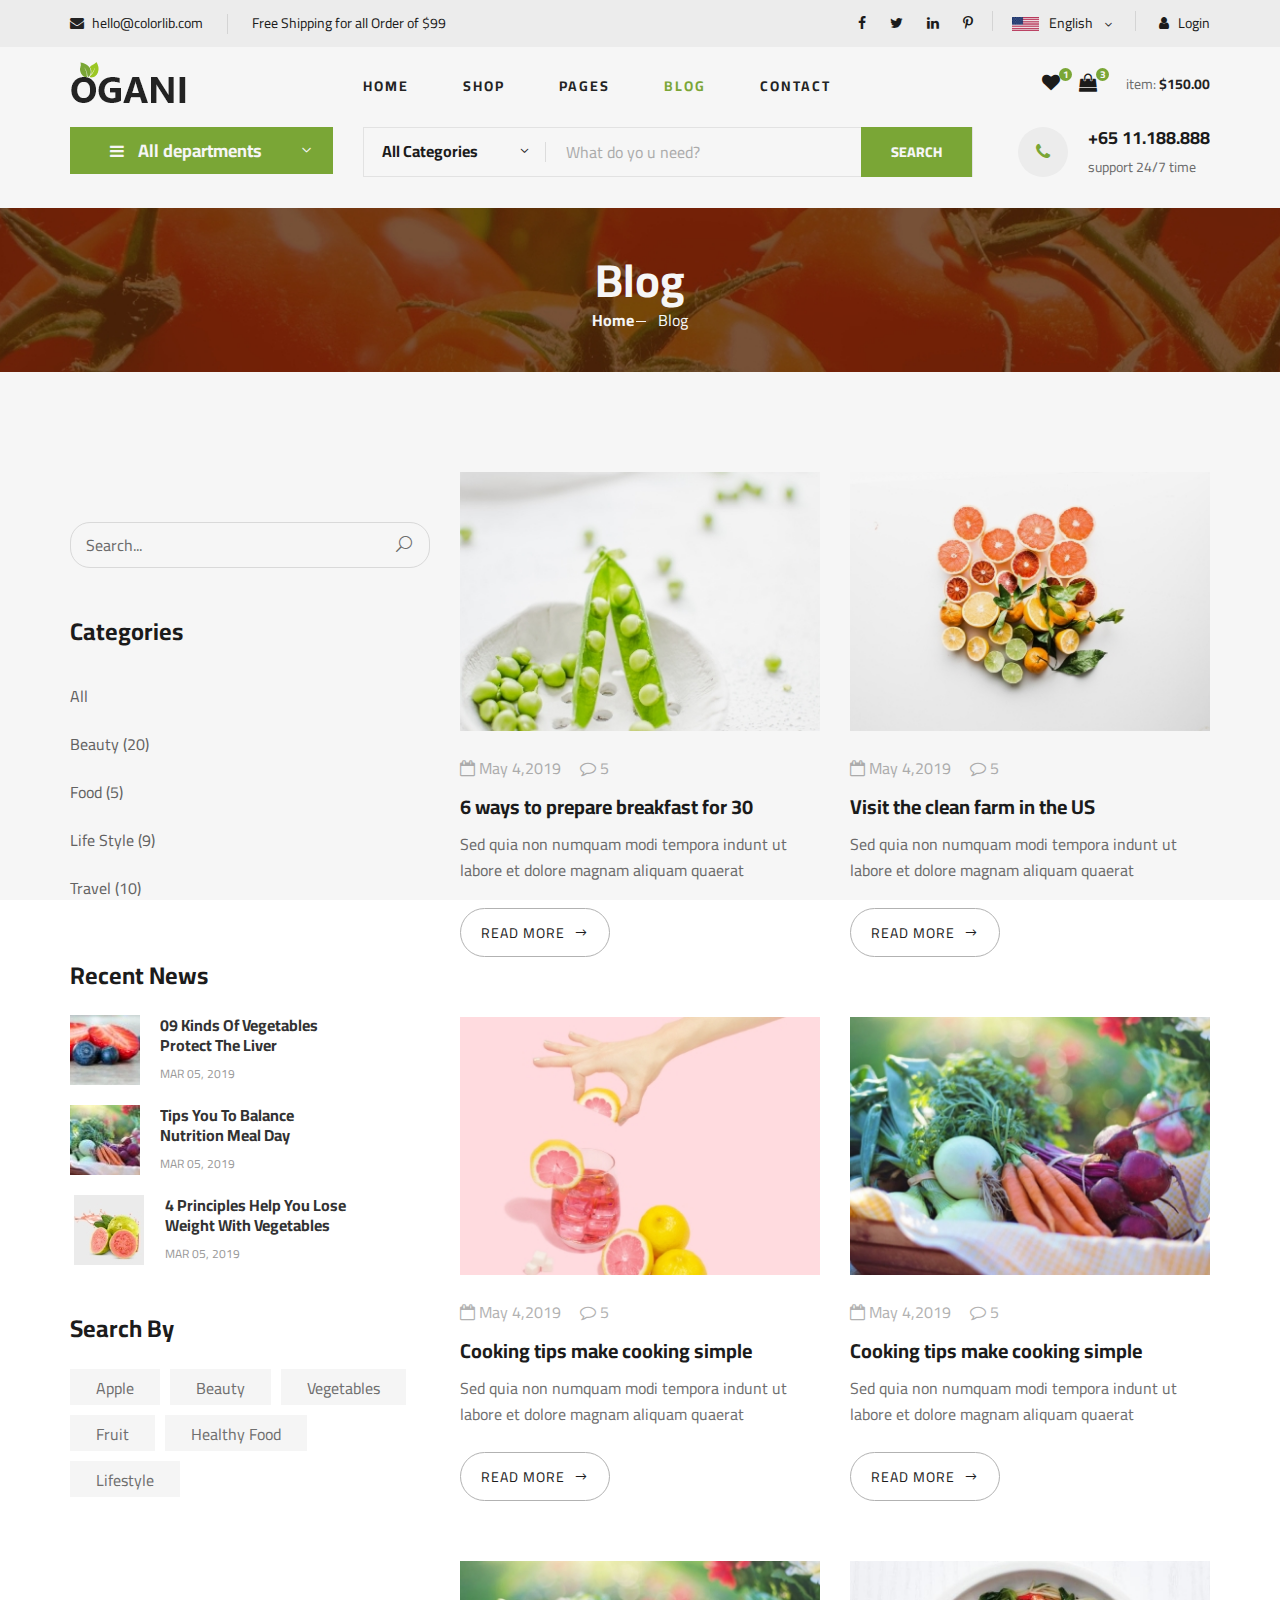
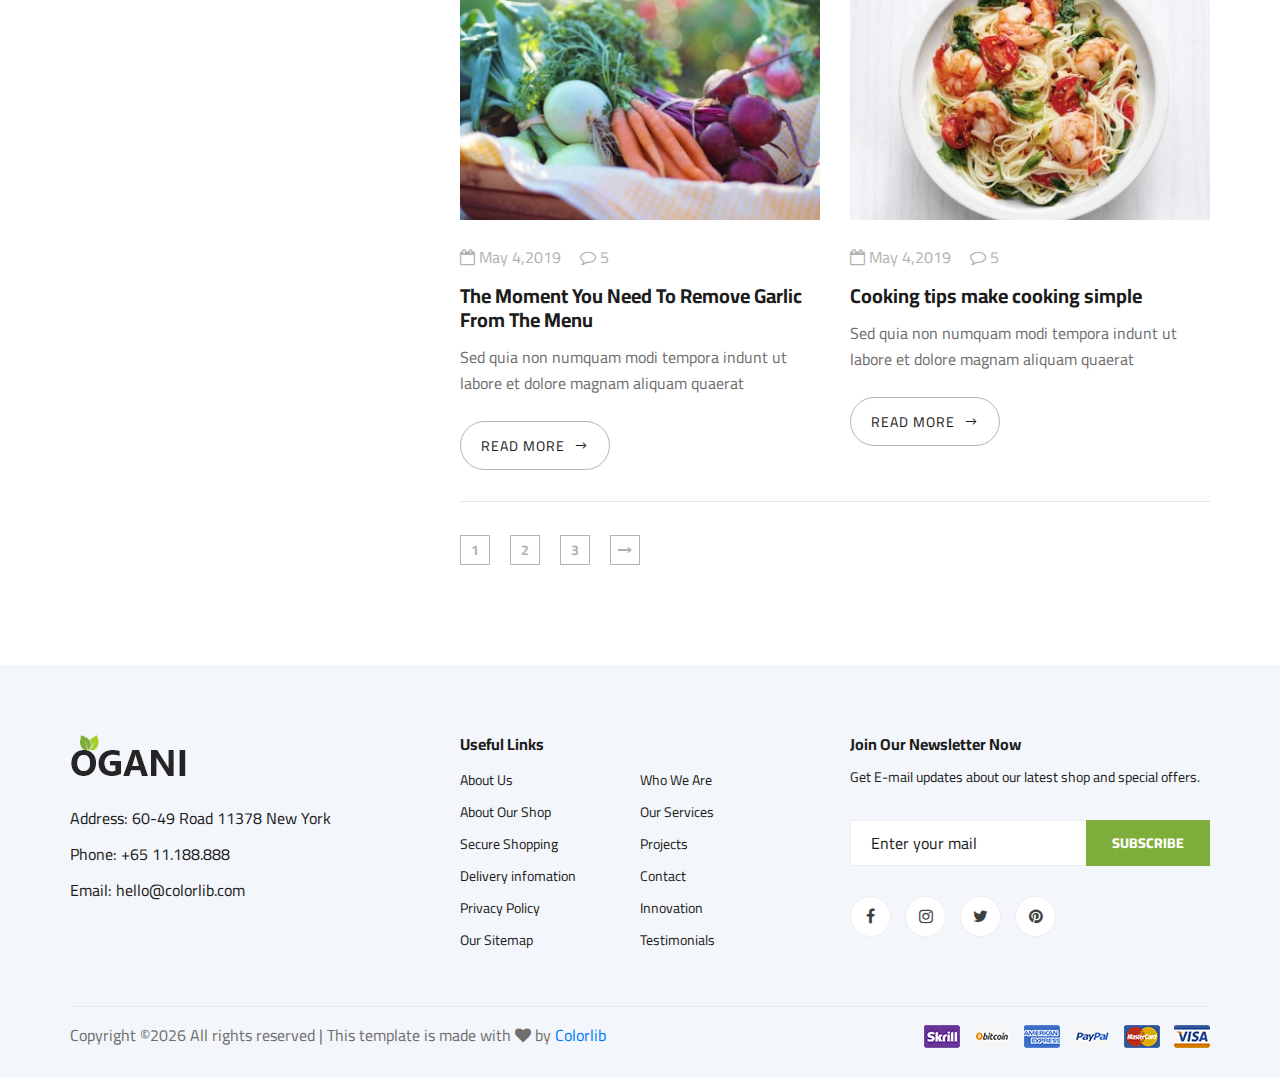
<file: user/blog.html>
<!DOCTYPE html>
<html lang="zxx">

<head>
    <meta charset="UTF-8">
    <meta name="description" content="Ogani Template">
    <meta name="keywords" content="Ogani, unica, creative, html">
    <meta name="viewport" content="width=device-width, initial-scale=1.0">
    <meta http-equiv="X-UA-Compatible" content="ie=edge">
    <title>Ogani | Template</title>

    <!-- Google Font -->
    <link href="https://fonts.googleapis.com/css2?family=Cairo:wght@200;300;400;600;900&display=swap" rel="stylesheet">

    <!-- Css Styles -->
    <link rel="stylesheet" href="css/bootstrap.min.css" type="text/css">
    <link rel="stylesheet" href="css/font-awesome.min.css" type="text/css">
    <link rel="stylesheet" href="css/elegant-icons.css" type="text/css">
    <link rel="stylesheet" href="css/nice-select.css" type="text/css">
    <link rel="stylesheet" href="css/jquery-ui.min.css" type="text/css">
    <link rel="stylesheet" href="css/owl.carousel.min.css" type="text/css">
    <link rel="stylesheet" href="css/slicknav.min.css" type="text/css">
    <link rel="stylesheet" href="css/style.css" type="text/css">
    <script src="/user/js/demo.js"></script>
</head>

<body>
    <!-- Page Preloder -->
    <div id="preloder">
        <div class="loader"></div>
    </div>

    <!-- Humberger Begin -->
    <div class="humberger__menu__overlay"></div>
    <div class="humberger__menu__wrapper">
        <div class="humberger__menu__logo">
            <a href="#"><img src="img/logo.png" alt=""></a>
        </div>
        <div class="humberger__menu__cart">
            <ul>
                <li><a href="#"><i class="fa fa-heart"></i> <span>1</span></a></li>
                <li><a href="#"><i class="fa fa-shopping-bag"></i> <span>3</span></a></li>
            </ul>
            <div class="header__cart__price">item: <span>$150.00</span></div>
        </div>
        <div class="humberger__menu__widget">
            <div class="header__top__right__language">
                <img src="img/language.png" alt="">
                <div>English</div>
                <span class="arrow_carrot-down"></span>
                <ul>
                    <li><a href="#">Spanis</a></li>
                    <li><a href="#">English</a></li>
                </ul>
            </div>
            <div class="header__top__right__auth">
                <a href="#"><i class="fa fa-user"></i> Login</a>
            </div>
        </div>
        <nav class="humberger__menu__nav mobile-menu">
            <ul>
                <li class="active"><a href="./index.html">Home</a></li>
                <li><a href="./shop-grid.html">Shop</a></li>
                <li><a href="#">Pages</a>
                    <ul class="header__menu__dropdown">
                        <li><a href="./shop-details.html">Shop Details</a></li>
                        <li><a href="./shoping-cart.html">Shoping Cart</a></li>
                        <li><a href="./checkout.html">Check Out</a></li>
                        <li><a href="./blog-details.html">Blog Details</a></li>
                    </ul>
                </li>
                <li><a href="./blog.html">Blog</a></li>
                <li><a href="./contact.html">Contact</a></li>
            </ul>
        </nav>
        <div id="mobile-menu-wrap"></div>
        <div class="header__top__right__social">
            <a href="#"><i class="fa fa-facebook"></i></a>
            <a href="#"><i class="fa fa-twitter"></i></a>
            <a href="#"><i class="fa fa-linkedin"></i></a>
            <a href="#"><i class="fa fa-pinterest-p"></i></a>
        </div>
        <div class="humberger__menu__contact">
            <ul>
                <li><i class="fa fa-envelope"></i> hello@colorlib.com</li>
                <li>Free Shipping for all Order of $99</li>
            </ul>
        </div>
    </div>
    <!-- Humberger End -->

    <!-- Header Section Begin -->
    <header class="header">
        <div class="header__top">
            <div class="container">
                <div class="row">
                    <div class="col-lg-6">
                        <div class="header__top__left">
                            <ul>
                                <li><i class="fa fa-envelope"></i> hello@colorlib.com</li>
                                <li>Free Shipping for all Order of $99</li>
                            </ul>
                        </div>
                    </div>
                    <div class="col-lg-6">
                        <div class="header__top__right">
                            <div class="header__top__right__social">
                                <a href="#"><i class="fa fa-facebook"></i></a>
                                <a href="#"><i class="fa fa-twitter"></i></a>
                                <a href="#"><i class="fa fa-linkedin"></i></a>
                                <a href="#"><i class="fa fa-pinterest-p"></i></a>
                            </div>
                            <div class="header__top__right__language">
                                <img src="img/language.png" alt="">
                                <div>English</div>
                                <span class="arrow_carrot-down"></span>
                                <ul>
                                    <li><a href="#">Spanis</a></li>
                                    <li><a href="#">English</a></li>
                                </ul>
                            </div>
                            <div class="header__top__right__auth">
                                <a href="#"><i class="fa fa-user"></i> Login</a>
                            </div>
                        </div>
                    </div>
                </div>
            </div>
        </div>
        <div class="container">
            <div class="row">
                <div class="col-lg-3">
                    <div class="header__logo">
                        <a href="./index.html"><img src="img/logo.png" alt=""></a>
                    </div>
                </div>
                <div class="col-lg-6">
                    <nav class="header__menu">
                        <ul>
                            <li><a href="./index.html">Home</a></li>
                            <li><a href="./shop-grid.html">Shop</a></li>
                            <li><a href="#">Pages</a>
                                <ul class="header__menu__dropdown">
                                    <li><a href="./shop-details.html">Shop Details</a></li>
                                    <li><a href="./shoping-cart.html">Shoping Cart</a></li>
                                    <li><a href="./checkout.html">Check Out</a></li>
                                    <li><a href="./blog-details.html">Blog Details</a></li>
                                </ul>
                            </li>
                            <li class="active"><a href="./blog.html">Blog</a></li>
                            <li><a href="./contact.html">Contact</a></li>
                        </ul>
                    </nav>
                </div>
                <div class="col-lg-3">
                    <div class="header__cart">
                        <ul>
                            <li><a href="#"><i class="fa fa-heart"></i> <span>1</span></a></li>
                            <li><a href="#"><i class="fa fa-shopping-bag"></i> <span>3</span></a></li>
                        </ul>
                        <div class="header__cart__price">item: <span>$150.00</span></div>
                    </div>
                </div>
            </div>
            <div class="humberger__open">
                <i class="fa fa-bars"></i>
            </div>
        </div>
    </header>
    <!-- Header Section End -->

    <!-- Hero Section Begin -->
    <section class="hero hero-normal">
        <div class="container">
            <div class="row">
                <div class="col-lg-3">
                    <div class="hero__categories">
                        <div class="hero__categories__all">
                            <i class="fa fa-bars"></i>
                            <span>All departments</span>
                        </div>
                        <ul>
                            <li><a href="#">Fresh Meat</a></li>
                            <li><a href="#">Vegetables</a></li>
                            <li><a href="#">Fruit & Nut Gifts</a></li>
                            <li><a href="#">Fresh Berries</a></li>
                            <li><a href="#">Ocean Foods</a></li>
                            <li><a href="#">Butter & Eggs</a></li>
                            <li><a href="#">Fastfood</a></li>
                            <li><a href="#">Fresh Onion</a></li>
                            <li><a href="#">Papayaya & Crisps</a></li>
                            <li><a href="#">Oatmeal</a></li>
                            <li><a href="#">Fresh Bananas</a></li>
                        </ul>
                    </div>
                </div>
                <div class="col-lg-9">
                    <div class="hero__search">
                        <div class="hero__search__form">
                            <form action="#">
                                <div class="hero__search__categories">
                                    All Categories
                                    <span class="arrow_carrot-down"></span>
                                </div>
                                <input type="text" placeholder="What do yo u need?">
                                <button type="submit" class="site-btn">SEARCH</button>
                            </form>
                        </div>
                        <div class="hero__search__phone">
                            <div class="hero__search__phone__icon">
                                <i class="fa fa-phone"></i>
                            </div>
                            <div class="hero__search__phone__text">
                                <h5>+65 11.188.888</h5>
                                <span>support 24/7 time</span>
                            </div>
                        </div>
                    </div>
                </div>
            </div>
        </div>
    </section>
    <!-- Hero Section End -->

    <!-- Breadcrumb Section Begin -->
    <section class="breadcrumb-section set-bg" data-setbg="img/breadcrumb.jpg">
        <div class="container">
            <div class="row">
                <div class="col-lg-12 text-center">
                    <div class="breadcrumb__text">
                        <h2>Blog</h2>
                        <div class="breadcrumb__option">
                            <a href="./index.html">Home</a>
                            <span>Blog</span>
                        </div>
                    </div>
                </div>
            </div>
        </div>
    </section>
    <!-- Breadcrumb Section End -->

    <!-- Blog Section Begin -->
    <section class="blog spad">
        <div class="container">
            <div class="row">
                <div class="col-lg-4 col-md-5">
                    <div class="blog__sidebar">
                        <div class="blog__sidebar__search">
                            <form action="#">
                                <input type="text" placeholder="Search...">
                                <button type="submit"><span class="icon_search"></span></button>
                            </form>
                        </div>
                        <div class="blog__sidebar__item">
                            <h4>Categories</h4>
                            <ul>
                                <li><a href="#">All</a></li>
                                <li><a href="#">Beauty (20)</a></li>
                                <li><a href="#">Food (5)</a></li>
                                <li><a href="#">Life Style (9)</a></li>
                                <li><a href="#">Travel (10)</a></li>
                            </ul>
                        </div>
                        <div class="blog__sidebar__item">
                            <h4>Recent News</h4>
                            <div class="blog__sidebar__recent">
                                <a href="#" class="blog__sidebar__recent__item">
                                    <div class="blog__sidebar__recent__item__pic">
                                        <img src="img/blog/sidebar/sr-1.jpg" alt="">
                                    </div>
                                    <div class="blog__sidebar__recent__item__text">
                                        <h6>09 Kinds Of Vegetables<br /> Protect The Liver</h6>
                                        <span>MAR 05, 2019</span>
                                    </div>
                                </a>
                                <a href="#" class="blog__sidebar__recent__item">
                                    <div class="blog__sidebar__recent__item__pic">
                                        <img src="img/blog/sidebar/sr-2.jpg" alt="">
                                    </div>
                                    <div class="blog__sidebar__recent__item__text">
                                        <h6>Tips You To Balance<br /> Nutrition Meal Day</h6>
                                        <span>MAR 05, 2019</span>
                                    </div>
                                </a>
                                <a href="#" class="blog__sidebar__recent__item">
                                    <div class="blog__sidebar__recent__item__pic">
                                        <img src="img/blog/sidebar/sr-3.jpg" alt="">
                                    </div>
                                    <div class="blog__sidebar__recent__item__text">
                                        <h6>4 Principles Help You Lose <br />Weight With Vegetables</h6>
                                        <span>MAR 05, 2019</span>
                                    </div>
                                </a>
                            </div>
                        </div>
                        <div class="blog__sidebar__item">
                            <h4>Search By</h4>
                            <div class="blog__sidebar__item__tags">
                                <a href="#">Apple</a>
                                <a href="#">Beauty</a>
                                <a href="#">Vegetables</a>
                                <a href="#">Fruit</a>
                                <a href="#">Healthy Food</a>
                                <a href="#">Lifestyle</a>
                            </div>
                        </div>
                    </div>
                </div>
                <div class="col-lg-8 col-md-7">
                    <div class="row">
                        <div class="col-lg-6 col-md-6 col-sm-6">
                            <div class="blog__item">
                                <div class="blog__item__pic">
                                    <img src="img/blog/blog-2.jpg" alt="">
                                </div>
                                <div class="blog__item__text">
                                    <ul>
                                        <li><i class="fa fa-calendar-o"></i> May 4,2019</li>
                                        <li><i class="fa fa-comment-o"></i> 5</li>
                                    </ul>
                                    <h5><a href="#">6 ways to prepare breakfast for 30</a></h5>
                                    <p>Sed quia non numquam modi tempora indunt ut labore et dolore magnam aliquam
                                        quaerat </p>
                                    <a href="#" class="blog__btn">READ MORE <span class="arrow_right"></span></a>
                                </div>
                            </div>
                        </div>
                        <div class="col-lg-6 col-md-6 col-sm-6">
                            <div class="blog__item">
                                <div class="blog__item__pic">
                                    <img src="img/blog/blog-3.jpg" alt="">
                                </div>
                                <div class="blog__item__text">
                                    <ul>
                                        <li><i class="fa fa-calendar-o"></i> May 4,2019</li>
                                        <li><i class="fa fa-comment-o"></i> 5</li>
                                    </ul>
                                    <h5><a href="#">Visit the clean farm in the US</a></h5>
                                    <p>Sed quia non numquam modi tempora indunt ut labore et dolore magnam aliquam
                                        quaerat </p>
                                    <a href="#" class="blog__btn">READ MORE <span class="arrow_right"></span></a>
                                </div>
                            </div>
                        </div>
                        <div class="col-lg-6 col-md-6 col-sm-6">
                            <div class="blog__item">
                                <div class="blog__item__pic">
                                    <img src="img/blog/blog-1.jpg" alt="">
                                </div>
                                <div class="blog__item__text">
                                    <ul>
                                        <li><i class="fa fa-calendar-o"></i> May 4,2019</li>
                                        <li><i class="fa fa-comment-o"></i> 5</li>
                                    </ul>
                                    <h5><a href="#">Cooking tips make cooking simple</a></h5>
                                    <p>Sed quia non numquam modi tempora indunt ut labore et dolore magnam aliquam
                                        quaerat </p>
                                    <a href="#" class="blog__btn">READ MORE <span class="arrow_right"></span></a>
                                </div>
                            </div>
                        </div>
                        <div class="col-lg-6 col-md-6 col-sm-6">
                            <div class="blog__item">
                                <div class="blog__item__pic">
                                    <img src="img/blog/blog-4.jpg" alt="">
                                </div>
                                <div class="blog__item__text">
                                    <ul>
                                        <li><i class="fa fa-calendar-o"></i> May 4,2019</li>
                                        <li><i class="fa fa-comment-o"></i> 5</li>
                                    </ul>
                                    <h5><a href="#">Cooking tips make cooking simple</a></h5>
                                    <p>Sed quia non numquam modi tempora indunt ut labore et dolore magnam aliquam
                                        quaerat </p>
                                    <a href="#" class="blog__btn">READ MORE <span class="arrow_right"></span></a>
                                </div>
                            </div>
                        </div>
                        <div class="col-lg-6 col-md-6 col-sm-6">
                            <div class="blog__item">
                                <div class="blog__item__pic">
                                    <img src="img/blog/blog-4.jpg" alt="">
                                </div>
                                <div class="blog__item__text">
                                    <ul>
                                        <li><i class="fa fa-calendar-o"></i> May 4,2019</li>
                                        <li><i class="fa fa-comment-o"></i> 5</li>
                                    </ul>
                                    <h5><a href="#">The Moment You Need To Remove Garlic From The Menu</a></h5>
                                    <p>Sed quia non numquam modi tempora indunt ut labore et dolore magnam aliquam
                                        quaerat </p>
                                    <a href="#" class="blog__btn">READ MORE <span class="arrow_right"></span></a>
                                </div>
                            </div>
                        </div>
                        <div class="col-lg-6 col-md-6 col-sm-6">
                            <div class="blog__item">
                                <div class="blog__item__pic">
                                    <img src="img/blog/blog-6.jpg" alt="">
                                </div>
                                <div class="blog__item__text">
                                    <ul>
                                        <li><i class="fa fa-calendar-o"></i> May 4,2019</li>
                                        <li><i class="fa fa-comment-o"></i> 5</li>
                                    </ul>
                                    <h5><a href="#">Cooking tips make cooking simple</a></h5>
                                    <p>Sed quia non numquam modi tempora indunt ut labore et dolore magnam aliquam
                                        quaerat </p>
                                    <a href="#" class="blog__btn">READ MORE <span class="arrow_right"></span></a>
                                </div>
                            </div>
                        </div>
                        <div class="col-lg-12">
                            <div class="product__pagination blog__pagination">
                                <a href="#">1</a>
                                <a href="#">2</a>
                                <a href="#">3</a>
                                <a href="#"><i class="fa fa-long-arrow-right"></i></a>
                            </div>
                        </div>
                    </div>
                </div>
            </div>
        </div>
    </section>
    <!-- Blog Section End -->

    <!-- Footer Section Begin -->
    <footer class="footer spad">
        <div class="container">
            <div class="row">
                <div class="col-lg-3 col-md-6 col-sm-6">
                    <div class="footer__about">
                        <div class="footer__about__logo">
                            <a href="./index.html"><img src="img/logo.png" alt=""></a>
                        </div>
                        <ul>
                            <li>Address: 60-49 Road 11378 New York</li>
                            <li>Phone: +65 11.188.888</li>
                            <li>Email: hello@colorlib.com</li>
                        </ul>
                    </div>
                </div>
                <div class="col-lg-4 col-md-6 col-sm-6 offset-lg-1">
                    <div class="footer__widget">
                        <h6>Useful Links</h6>
                        <ul>
                            <li><a href="#">About Us</a></li>
                            <li><a href="#">About Our Shop</a></li>
                            <li><a href="#">Secure Shopping</a></li>
                            <li><a href="#">Delivery infomation</a></li>
                            <li><a href="#">Privacy Policy</a></li>
                            <li><a href="#">Our Sitemap</a></li>
                        </ul>
                        <ul>
                            <li><a href="#">Who We Are</a></li>
                            <li><a href="#">Our Services</a></li>
                            <li><a href="#">Projects</a></li>
                            <li><a href="#">Contact</a></li>
                            <li><a href="#">Innovation</a></li>
                            <li><a href="#">Testimonials</a></li>
                        </ul>
                    </div>
                </div>
                <div class="col-lg-4 col-md-12">
                    <div class="footer__widget">
                        <h6>Join Our Newsletter Now</h6>
                        <p>Get E-mail updates about our latest shop and special offers.</p>
                        <form action="#">
                            <input type="text" placeholder="Enter your mail">
                            <button type="submit" class="site-btn">Subscribe</button>
                        </form>
                        <div class="footer__widget__social">
                            <a href="#"><i class="fa fa-facebook"></i></a>
                            <a href="#"><i class="fa fa-instagram"></i></a>
                            <a href="#"><i class="fa fa-twitter"></i></a>
                            <a href="#"><i class="fa fa-pinterest"></i></a>
                        </div>
                    </div>
                </div>
            </div>
            <div class="row">
                <div class="col-lg-12">
                    <div class="footer__copyright">
                        <div class="footer__copyright__text"><p><!-- Link back to Colorlib can't be removed. Template is licensed under CC BY 3.0. -->
  Copyright &copy;<script>document.write(new Date().getFullYear());</script> All rights reserved | This template is made with <i class="fa fa-heart" aria-hidden="true"></i> by <a href="https://colorlib.com" target="_blank">Colorlib</a>
  <!-- Link back to Colorlib can't be removed. Template is licensed under CC BY 3.0. --></p></div>
                        <div class="footer__copyright__payment"><img src="img/payment-item.png" alt=""></div>
                    </div>
                </div>
            </div>
        </div>
    </footer>
    <!-- Footer Section End -->

    <!-- Js Plugins -->
    <script src="js/jquery-3.3.1.min.js"></script>
    <script src="js/bootstrap.min.js"></script>
    <script src="js/jquery.nice-select.min.js"></script>
    <script src="js/jquery-ui.min.js"></script>
    <script src="js/jquery.slicknav.js"></script>
    <script src="js/mixitup.min.js"></script>
    <script src="js/owl.carousel.min.js"></script>
    <script src="js/main.js"></script>



</body>

</html>
</file>
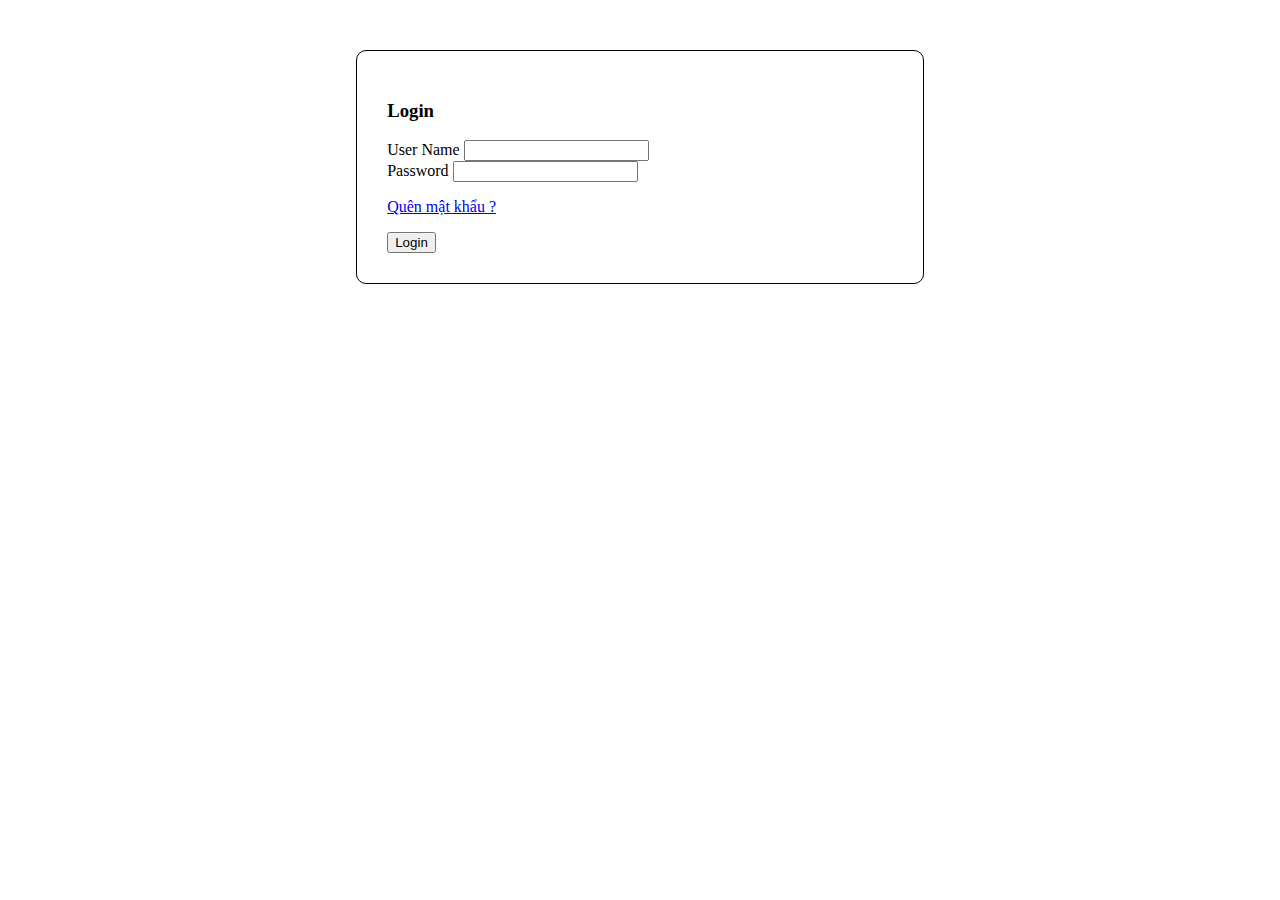
<file: user/cart.html>
<!DOCTYPE html>
<html lang="zxx">

<head>
    <meta charset="UTF-8">
    <meta name="description" content="Ogani Template">
    <meta name="keywords" content="Ogani, unica, creative, html">
    <meta name="viewport" content="width=device-width, initial-scale=1.0">
    <meta http-equiv="X-UA-Compatible" content="ie=edge">
    <title>Ogani | Template</title>

    <!-- Google Font -->
    <link href="https://fonts.googleapis.com/css2?family=Cairo:wght@200;300;400;600;900&display=swap" rel="stylesheet">

    <!-- Css Styles -->
    <link rel="stylesheet" href="css/bootstrap.min.css" type="text/css">
    <link rel="stylesheet" href="css/font-awesome.min.css" type="text/css">
    <link rel="stylesheet" href="css/elegant-icons.css" type="text/css">
    <link rel="stylesheet" href="css/nice-select.css" type="text/css">
    <link rel="stylesheet" href="css/jquery-ui.min.css" type="text/css">
    <link rel="stylesheet" href="css/owl.carousel.min.css" type="text/css">
    <link rel="stylesheet" href="css/slicknav.min.css" type="text/css">
    <link rel="stylesheet" href="css/style.css" type="text/css">
    <link rel="stylesheet" href="https://cdn.jsdelivr.net/npm/bootstrap-icons@1.10.2/font/bootstrap-icons.css" integrity="sha384-b6lVK+yci+bfDmaY1u0zE8YYJt0TZxLEAFyYSLHId4xoVvsrQu3INevFKo+Xir8e" crossorigin="anonymous">
</head>

<body>
    <!-- Page Preloder -->
    <div id="preloder">
        <div class="loader"></div>
    </div>

    <!-- Humberger Begin -->
    <div class="humberger__menu__overlay"></div>
    <div class="humberger__menu__wrapper">
        <div class="humberger__menu__logo">
            <a href="#"><img src="img/logo.png" alt=""></a>
        </div>
        <div class="humberger__menu__cart">
            <ul>
                <li><a href="#"><i class="fa fa-heart"></i> <span>1</span></a></li>
                <li><a href="#"><i class="fa fa-shopping-bag"></i> <span>3</span></a></li>
            </ul>
            <div class="header__cart__price">item: <span>$150.00</span></div>
        </div>
        <div class="humberger__menu__widget">
            <div class="header__top__right__language">
                <img src="img/language.png" alt="">
                <div>English</div>
                <span class="arrow_carrot-down"></span>
                <ul>
                    <li><a href="#">Spanis</a></li>
                    <li><a href="#">English</a></li>
                </ul>
            </div>
            <div class="header__top__right__auth">
                <a href="#"><i class="fa fa-user"></i> Login</a>
            </div>
        </div>
        <nav class="humberger__menu__nav mobile-menu">
            <ul>
                <li class="active"><a href="/">Home</a></li>
                <li><a href="/">Shop</a></li>
                <li><a href="#">Pages</a>
                    <ul class="header__menu__dropdown">
                        <li><a href="./shop-details.html">Shop Details</a></li>
                        <li><a href="./shoping-cart.html">Shoping Cart</a></li>
                        <li><a href="./checkout.html">Check Out</a></li>
                        <li><a href="./blog-details.html">Blog Details</a></li>
                    </ul>
                </li>
                <li><a href="./blog.html">Blog</a></li>
                <li><a href="./contact.html">Contact</a></li>
            </ul>
        </nav>
        <div id="mobile-menu-wrap"></div>
        <div class="header__top__right__social">
            <a href="#"><i class="fa fa-facebook"></i></a>
            <a href="#"><i class="fa fa-twitter"></i></a>
            <a href="#"><i class="fa fa-linkedin"></i></a>
            <a href="#"><i class="fa fa-pinterest-p"></i></a>
        </div>
        <div class="humberger__menu__contact">
            <ul>
                <li><i class="fa fa-envelope"></i> hello@colorlib.com</li>
                <li>Free Shipping for all Order of $99</li>
            </ul>
        </div>
    </div>
    <!-- Humberger End -->

    <!-- Header Section Begin -->
    <header class="header">
        <div class="header__top">
            <div class="container">
                <div class="row">
                    <div class="col-lg-6">
                        <div class="header__top__left">
                            <ul>
                                <li><i class="fa fa-envelope"></i> hello@colorlib.com</li>
                                <li>Free Shipping for all Order of $99</li>
                            </ul>
                        </div>
                    </div>
                    <div class="col-lg-6">
                        <div class="header__top__right">
                            <div class="header__top__right__social">
                                <a href="#"><i class="fa fa-facebook"></i></a>
                                <a href="#"><i class="fa fa-twitter"></i></a>
                                <a href="#"><i class="fa fa-linkedin"></i></a>
                                <a href="#"><i class="fa fa-pinterest-p"></i></a>
                            </div>
                            <div class="header__top__right__language">
                                <img src="img/language.png" alt="">
                                <div>English</div>
                                <span class="arrow_carrot-down"></span>
                                <ul>
                                    <li><a href="#">Spanis</a></li>
                                    <li><a href="#">English</a></li>
                                </ul>
                            </div>
                            <div class="header__top__right__auth">
                                <a href="#"><i class="fa fa-user"></i> Login</a>
                            </div>
                        </div>
                    </div>
                </div>
            </div>
        </div>
        <div class="container">
            <div class="row">
                <div class="col-lg-3">
                    <div class="header__logo">
                        <a href="./index.html"><img src="img/logo.png" alt=""></a>
                    </div>
                </div>
                <div class="col-lg-6">
                    <nav class="header__menu">
                        <ul>
                            <li><a href="./index.html">Home</a></li>
                            <li><a href="./shop-grid.html">Shop</a></li>
                            <li><a href="#">Pages</a>
                                <ul class="header__menu__dropdown">
                                    <li><a href="./shop-details.html">Shop Details</a></li>
                                    <li><a href="./shoping-cart.html">Shoping Cart</a></li>
                                    <li><a href="./checkout.html">Check Out</a></li>
                                    <li><a href="./blog-details.html">Blog Details</a></li>
                                </ul>
                            </li>
                            <li><a href="./blog.html">Blog</a></li>
                            <li class="active"><a href="./contact.html">Contact</a></li>
                        </ul>
                    </nav>
                </div>
                <div class="col-lg-3">
                    <div class="header__cart">
                        <ul>
                            <li><a href="#"><i class="fa fa-heart"></i> <span>1</span></a></li>
                            <li><a href="#"><i class="fa fa-shopping-bag"></i> <span>3</span></a></li>
                        </ul>
                        <div class="header__cart__price">item: <span>$150.00</span></div>
                    </div>
                </div>
            </div>
            <div class="humberger__open">
                <i class="fa fa-bars"></i>
            </div>
        </div>
    </header>
    
    <h2 style="text-align: center;">Giỏ hàng</h2>
    <!-- Giỏ hàng -->
    <table border="1" cellpadding="40" cellspacing="20" style="width: 80vw; margin: 30px auto;">
        <thead>
            <tr>
                <th>STT</th>
                <th>ProductName</th>
                <th>Image</th>
                <th>UnitPrice</th>
                <th>Quantity</th>
                <th>TotalAmount</th>
                <th colspan="2">Action</th>
            </tr>
        </thead>
        <tbody>
           
        </tbody>
        <tfoot>
           
        </tfoot>
    </table>
    <div id="checkout">
        <textarea  id="note" cols="50" rows="2" placeholder="Ghi chú ..."></textarea>
        <br>
        <button onclick="handleCheckOut()">Check Out</button>
    </div>
    <!-- Footer Section Begin -->
    <footer class="footer spad">
        <div class="container">
            <div class="row">
                <div class="col-lg-3 col-md-6 col-sm-6">
                    <div class="footer__about">
                        <div class="footer__about__logo">
                            <a href="./index.html"><img src="img/logo.png" alt=""></a>
                        </div>
                        <ul>
                            <li>Address: 60-49 Road 11378 New York</li>
                            <li>Phone: +65 11.188.888</li>
                            <li>Email: hello@colorlib.com</li>
                        </ul>
                    </div>
                </div>
                <div class="col-lg-4 col-md-6 col-sm-6 offset-lg-1">
                    <div class="footer__widget">
                        <h6>Useful Links</h6>
                        <ul>
                            <li><a href="#">About Us</a></li>
                            <li><a href="#">About Our Shop</a></li>
                            <li><a href="#">Secure Shopping</a></li>
                            <li><a href="#">Delivery infomation</a></li>
                            <li><a href="#">Privacy Policy</a></li>
                            <li><a href="#">Our Sitemap</a></li>
                        </ul>
                        <ul>
                            <li><a href="#">Who We Are</a></li>
                            <li><a href="#">Our Services</a></li>
                            <li><a href="#">Projects</a></li>
                            <li><a href="#">Contact</a></li>
                            <li><a href="#">Innovation</a></li>
                            <li><a href="#">Testimonials</a></li>
                        </ul>
                    </div>
                </div>
                <div class="col-lg-4 col-md-12">
                    <div class="footer__widget">
                        <h6>Join Our Newsletter Now</h6>
                        <p>Get E-mail updates about our latest shop and special offers.</p>
                        <form action="#">
                            <input type="text" placeholder="Enter your mail">
                            <button type="submit" class="site-btn">Subscribe</button>
                        </form>
                        <div class="footer__widget__social">
                            <a href="#"><i class="fa fa-facebook"></i></a>
                            <a href="#"><i class="fa fa-instagram"></i></a>
                            <a href="#"><i class="fa fa-twitter"></i></a>
                            <a href="#"><i class="fa fa-pinterest"></i></a>
                        </div>
                    </div>
                </div>
            </div>
            <div class="row">
                <div class="col-lg-12">
                    <div class="footer__copyright">
                        <div class="footer__copyright__text"><p><!-- Link back to Colorlib can't be removed. Template is licensed under CC BY 3.0. -->
  Copyright &copy;<script>document.write(new Date().getFullYear());</script> All rights reserved | This template is made with <i class="fa fa-heart" aria-hidden="true"></i> by <a href="https://colorlib.com" target="_blank">Colorlib</a>
  <!-- Link back to Colorlib can't be removed. Template is licensed under CC BY 3.0. --></p></div>
                        <div class="footer__copyright__payment"><img src="img/payment-item.png" alt=""></div>
                    </div>
                </div>
            </div>
        </div>
    </footer>
    <!-- Footer Section End -->

    <!-- Js Plugins -->
    <script src="js/cart.js"></script>
    <script src="js/jquery-3.3.1.min.js"></script>
    <script src="js/bootstrap.min.js"></script>
    <script src="js/jquery.nice-select.min.js"></script>
    <script src="js/jquery-ui.min.js"></script>
    <script src="js/jquery.slicknav.js"></script>
    <script src="js/mixitup.min.js"></script>
    <script src="js/owl.carousel.min.js"></script>
    <script src="js/main.js"></script>



</body>

</html>
</file>
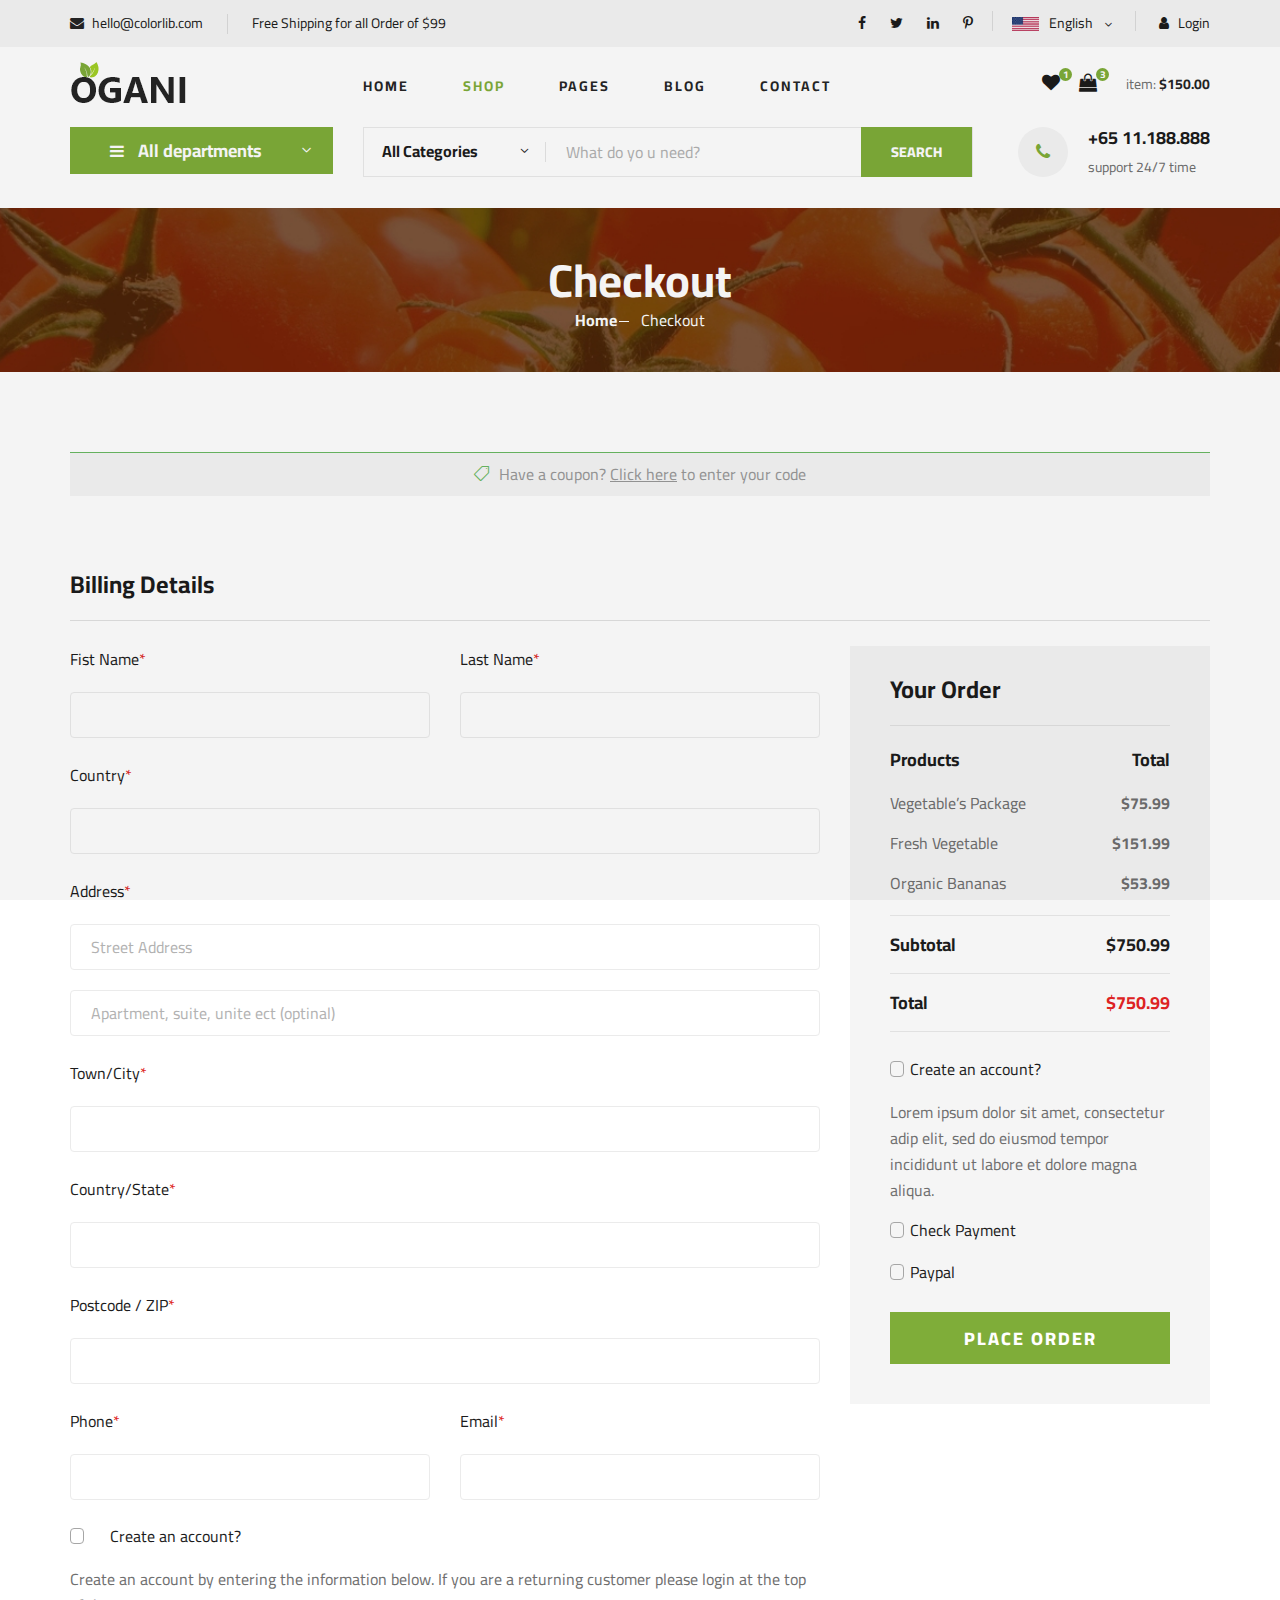
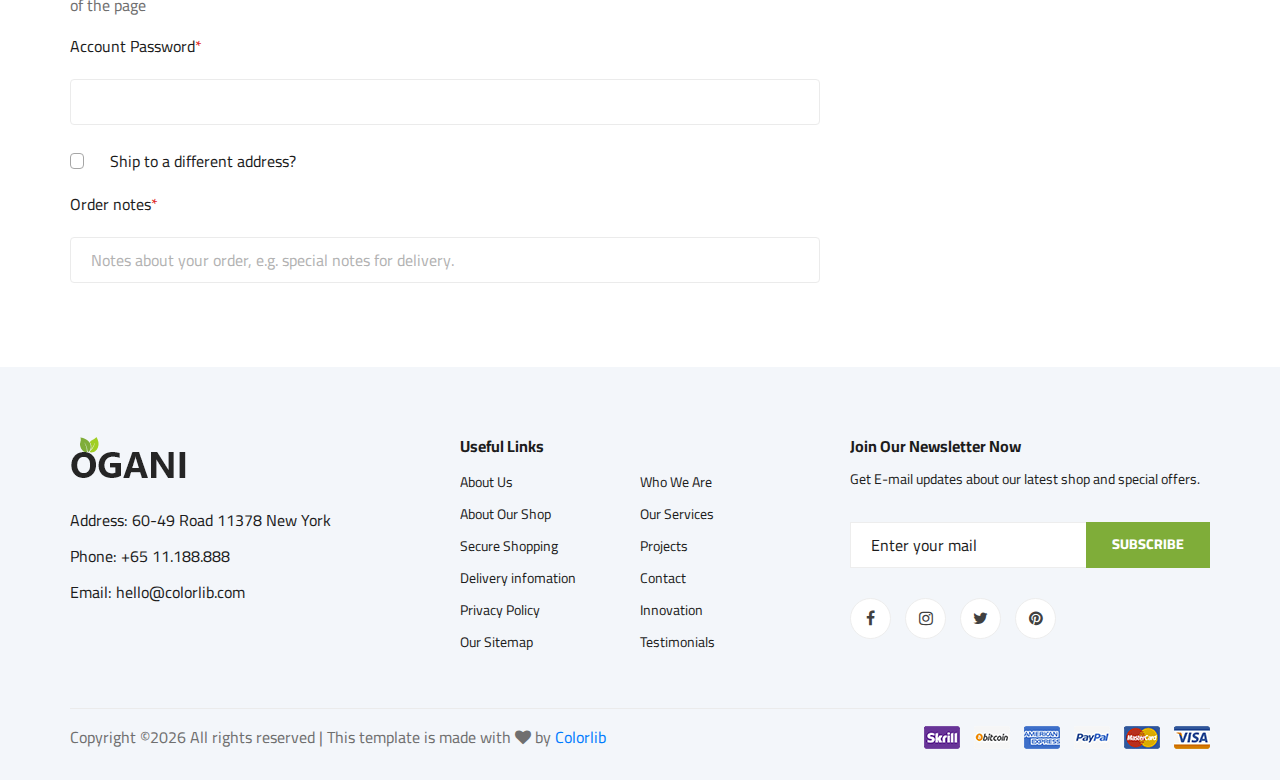
<file: user/checkout.html>
<!DOCTYPE html>
<html lang="zxx">

<head>
    <meta charset="UTF-8">
    <meta name="description" content="Ogani Template">
    <meta name="keywords" content="Ogani, unica, creative, html">
    <meta name="viewport" content="width=device-width, initial-scale=1.0">
    <meta http-equiv="X-UA-Compatible" content="ie=edge">
    <title>Ogani | Template</title>

    <!-- Google Font -->
    <link href="https://fonts.googleapis.com/css2?family=Cairo:wght@200;300;400;600;900&display=swap" rel="stylesheet">

    <!-- Css Styles -->
    <link rel="stylesheet" href="css/bootstrap.min.css" type="text/css">
    <link rel="stylesheet" href="css/font-awesome.min.css" type="text/css">
    <link rel="stylesheet" href="css/elegant-icons.css" type="text/css">
    <link rel="stylesheet" href="css/nice-select.css" type="text/css">
    <link rel="stylesheet" href="css/jquery-ui.min.css" type="text/css">
    <link rel="stylesheet" href="css/owl.carousel.min.css" type="text/css">
    <link rel="stylesheet" href="css/slicknav.min.css" type="text/css">
    <link rel="stylesheet" href="css/style.css" type="text/css">
</head>

<body>
    <!-- Page Preloder -->
    <div id="preloder">
        <div class="loader"></div>
    </div>

    <!-- Humberger Begin -->
    <div class="humberger__menu__overlay"></div>
    <div class="humberger__menu__wrapper">
        <div class="humberger__menu__logo">
            <a href="#"><img src="img/logo.png" alt=""></a>
        </div>
        <div class="humberger__menu__cart">
            <ul>
                <li><a href="#"><i class="fa fa-heart"></i> <span>1</span></a></li>
                <li><a href="#"><i class="fa fa-shopping-bag"></i> <span>3</span></a></li>
            </ul>
            <div class="header__cart__price">item: <span>$150.00</span></div>
        </div>
        <div class="humberger__menu__widget">
            <div class="header__top__right__language">
                <img src="img/language.png" alt="">
                <div>English</div>
                <span class="arrow_carrot-down"></span>
                <ul>
                    <li><a href="#">Spanis</a></li>
                    <li><a href="#">English</a></li>
                </ul>
            </div>
            <div class="header__top__right__auth">
                <a href="#"><i class="fa fa-user"></i> Login</a>
            </div>
        </div>
        <nav class="humberger__menu__nav mobile-menu">
            <ul>
                <li class="active"><a href="./index.html">Home</a></li>
                <li><a href="./shop-grid.html">Shop</a></li>
                <li><a href="#">Pages</a>
                    <ul class="header__menu__dropdown">
                        <li><a href="./shop-details.html">Shop Details</a></li>
                        <li><a href="./shoping-cart.html">Shoping Cart</a></li>
                        <li><a href="./checkout.html">Check Out</a></li>
                        <li><a href="./blog-details.html">Blog Details</a></li>
                    </ul>
                </li>
                <li><a href="./blog.html">Blog</a></li>
                <li><a href="./contact.html">Contact</a></li>
            </ul>
        </nav>
        <div id="mobile-menu-wrap"></div>
        <div class="header__top__right__social">
            <a href="#"><i class="fa fa-facebook"></i></a>
            <a href="#"><i class="fa fa-twitter"></i></a>
            <a href="#"><i class="fa fa-linkedin"></i></a>
            <a href="#"><i class="fa fa-pinterest-p"></i></a>
        </div>
        <div class="humberger__menu__contact">
            <ul>
                <li><i class="fa fa-envelope"></i> hello@colorlib.com</li>
                <li>Free Shipping for all Order of $99</li>
            </ul>
        </div>
    </div>
    <!-- Humberger End -->

    <!-- Header Section Begin -->
    <header class="header">
        <div class="header__top">
            <div class="container">
                <div class="row">
                    <div class="col-lg-6">
                        <div class="header__top__left">
                            <ul>
                                <li><i class="fa fa-envelope"></i> hello@colorlib.com</li>
                                <li>Free Shipping for all Order of $99</li>
                            </ul>
                        </div>
                    </div>
                    <div class="col-lg-6">
                        <div class="header__top__right">
                            <div class="header__top__right__social">
                                <a href="#"><i class="fa fa-facebook"></i></a>
                                <a href="#"><i class="fa fa-twitter"></i></a>
                                <a href="#"><i class="fa fa-linkedin"></i></a>
                                <a href="#"><i class="fa fa-pinterest-p"></i></a>
                            </div>
                            <div class="header__top__right__language">
                                <img src="img/language.png" alt="">
                                <div>English</div>
                                <span class="arrow_carrot-down"></span>
                                <ul>
                                    <li><a href="#">Spanis</a></li>
                                    <li><a href="#">English</a></li>
                                </ul>
                            </div>
                            <div class="header__top__right__auth">
                                <a href="#"><i class="fa fa-user"></i> Login</a>
                            </div>
                        </div>
                    </div>
                </div>
            </div>
        </div>
        <div class="container">
            <div class="row">
                <div class="col-lg-3">
                    <div class="header__logo">
                        <a href="./index.html"><img src="img/logo.png" alt=""></a>
                    </div>
                </div>
                <div class="col-lg-6">
                    <nav class="header__menu">
                        <ul>
                            <li><a href="./index.html">Home</a></li>
                            <li class="active"><a href="./shop-grid.html">Shop</a></li>
                            <li><a href="#">Pages</a>
                                <ul class="header__menu__dropdown">
                                    <li><a href="./shop-details.html">Shop Details</a></li>
                                    <li><a href="./shoping-cart.html">Shoping Cart</a></li>
                                    <li><a href="./checkout.html">Check Out</a></li>
                                    <li><a href="./blog-details.html">Blog Details</a></li>
                                </ul>
                            </li>
                            <li><a href="./blog.html">Blog</a></li>
                            <li><a href="./contact.html">Contact</a></li>
                        </ul>
                    </nav>
                </div>
                <div class="col-lg-3">
                    <div class="header__cart">
                        <ul>
                            <li><a href="#"><i class="fa fa-heart"></i> <span>1</span></a></li>
                            <li><a href="#"><i class="fa fa-shopping-bag"></i> <span>3</span></a></li>
                        </ul>
                        <div class="header__cart__price">item: <span>$150.00</span></div>
                    </div>
                </div>
            </div>
            <div class="humberger__open">
                <i class="fa fa-bars"></i>
            </div>
        </div>
    </header>
    <!-- Header Section End -->

    <!-- Hero Section Begin -->
    <section class="hero hero-normal">
        <div class="container">
            <div class="row">
                <div class="col-lg-3">
                    <div class="hero__categories">
                        <div class="hero__categories__all">
                            <i class="fa fa-bars"></i>
                            <span>All departments</span>
                        </div>
                        <ul>
                            <li><a href="#">Fresh Meat</a></li>
                            <li><a href="#">Vegetables</a></li>
                            <li><a href="#">Fruit & Nut Gifts</a></li>
                            <li><a href="#">Fresh Berries</a></li>
                            <li><a href="#">Ocean Foods</a></li>
                            <li><a href="#">Butter & Eggs</a></li>
                            <li><a href="#">Fastfood</a></li>
                            <li><a href="#">Fresh Onion</a></li>
                            <li><a href="#">Papayaya & Crisps</a></li>
                            <li><a href="#">Oatmeal</a></li>
                            <li><a href="#">Fresh Bananas</a></li>
                        </ul>
                    </div>
                </div>
                <div class="col-lg-9">
                    <div class="hero__search">
                        <div class="hero__search__form">
                            <form action="#">
                                <div class="hero__search__categories">
                                    All Categories
                                    <span class="arrow_carrot-down"></span>
                                </div>
                                <input type="text" placeholder="What do yo u need?">
                                <button type="submit" class="site-btn">SEARCH</button>
                            </form>
                        </div>
                        <div class="hero__search__phone">
                            <div class="hero__search__phone__icon">
                                <i class="fa fa-phone"></i>
                            </div>
                            <div class="hero__search__phone__text">
                                <h5>+65 11.188.888</h5>
                                <span>support 24/7 time</span>
                            </div>
                        </div>
                    </div>
                </div>
            </div>
        </div>
    </section>
    <!-- Hero Section End -->

    <!-- Breadcrumb Section Begin -->
    <section class="breadcrumb-section set-bg" data-setbg="img/breadcrumb.jpg">
        <div class="container">
            <div class="row">
                <div class="col-lg-12 text-center">
                    <div class="breadcrumb__text">
                        <h2>Checkout</h2>
                        <div class="breadcrumb__option">
                            <a href="./index.html">Home</a>
                            <span>Checkout</span>
                        </div>
                    </div>
                </div>
            </div>
        </div>
    </section>
    <!-- Breadcrumb Section End -->

    <!-- Checkout Section Begin -->
    <section class="checkout spad">
        <div class="container">
            <div class="row">
                <div class="col-lg-12">
                    <h6><span class="icon_tag_alt"></span> Have a coupon? <a href="#">Click here</a> to enter your code
                    </h6>
                </div>
            </div>
            <div class="checkout__form">
                <h4>Billing Details</h4>
                <form action="#">
                    <div class="row">
                        <div class="col-lg-8 col-md-6">
                            <div class="row">
                                <div class="col-lg-6">
                                    <div class="checkout__input">
                                        <p>Fist Name<span>*</span></p>
                                        <input type="text">
                                    </div>
                                </div>
                                <div class="col-lg-6">
                                    <div class="checkout__input">
                                        <p>Last Name<span>*</span></p>
                                        <input type="text">
                                    </div>
                                </div>
                            </div>
                            <div class="checkout__input">
                                <p>Country<span>*</span></p>
                                <input type="text">
                            </div>
                            <div class="checkout__input">
                                <p>Address<span>*</span></p>
                                <input type="text" placeholder="Street Address" class="checkout__input__add">
                                <input type="text" placeholder="Apartment, suite, unite ect (optinal)">
                            </div>
                            <div class="checkout__input">
                                <p>Town/City<span>*</span></p>
                                <input type="text">
                            </div>
                            <div class="checkout__input">
                                <p>Country/State<span>*</span></p>
                                <input type="text">
                            </div>
                            <div class="checkout__input">
                                <p>Postcode / ZIP<span>*</span></p>
                                <input type="text">
                            </div>
                            <div class="row">
                                <div class="col-lg-6">
                                    <div class="checkout__input">
                                        <p>Phone<span>*</span></p>
                                        <input type="text">
                                    </div>
                                </div>
                                <div class="col-lg-6">
                                    <div class="checkout__input">
                                        <p>Email<span>*</span></p>
                                        <input type="text">
                                    </div>
                                </div>
                            </div>
                            <div class="checkout__input__checkbox">
                                <label for="acc">
                                    Create an account?
                                    <input type="checkbox" id="acc">
                                    <span class="checkmark"></span>
                                </label>
                            </div>
                            <p>Create an account by entering the information below. If you are a returning customer
                                please login at the top of the page</p>
                            <div class="checkout__input">
                                <p>Account Password<span>*</span></p>
                                <input type="text">
                            </div>
                            <div class="checkout__input__checkbox">
                                <label for="diff-acc">
                                    Ship to a different address?
                                    <input type="checkbox" id="diff-acc">
                                    <span class="checkmark"></span>
                                </label>
                            </div>
                            <div class="checkout__input">
                                <p>Order notes<span>*</span></p>
                                <input type="text"
                                    placeholder="Notes about your order, e.g. special notes for delivery.">
                            </div>
                        </div>
                        <div class="col-lg-4 col-md-6">
                            <div class="checkout__order">
                                <h4>Your Order</h4>
                                <div class="checkout__order__products">Products <span>Total</span></div>
                                <ul>
                                    <li>Vegetable’s Package <span>$75.99</span></li>
                                    <li>Fresh Vegetable <span>$151.99</span></li>
                                    <li>Organic Bananas <span>$53.99</span></li>
                                </ul>
                                <div class="checkout__order__subtotal">Subtotal <span>$750.99</span></div>
                                <div class="checkout__order__total">Total <span>$750.99</span></div>
                                <div class="checkout__input__checkbox">
                                    <label for="acc-or">
                                        Create an account?
                                        <input type="checkbox" id="acc-or">
                                        <span class="checkmark"></span>
                                    </label>
                                </div>
                                <p>Lorem ipsum dolor sit amet, consectetur adip elit, sed do eiusmod tempor incididunt
                                    ut labore et dolore magna aliqua.</p>
                                <div class="checkout__input__checkbox">
                                    <label for="payment">
                                        Check Payment
                                        <input type="checkbox" id="payment">
                                        <span class="checkmark"></span>
                                    </label>
                                </div>
                                <div class="checkout__input__checkbox">
                                    <label for="paypal">
                                        Paypal
                                        <input type="checkbox" id="paypal">
                                        <span class="checkmark"></span>
                                    </label>
                                </div>
                                <button type="submit" class="site-btn">PLACE ORDER</button>
                            </div>
                        </div>
                    </div>
                </form>
            </div>
        </div>
    </section>
    <!-- Checkout Section End -->

    <!-- Footer Section Begin -->
    <footer class="footer spad">
        <div class="container">
            <div class="row">
                <div class="col-lg-3 col-md-6 col-sm-6">
                    <div class="footer__about">
                        <div class="footer__about__logo">
                            <a href="./index.html"><img src="img/logo.png" alt=""></a>
                        </div>
                        <ul>
                            <li>Address: 60-49 Road 11378 New York</li>
                            <li>Phone: +65 11.188.888</li>
                            <li>Email: hello@colorlib.com</li>
                        </ul>
                    </div>
                </div>
                <div class="col-lg-4 col-md-6 col-sm-6 offset-lg-1">
                    <div class="footer__widget">
                        <h6>Useful Links</h6>
                        <ul>
                            <li><a href="#">About Us</a></li>
                            <li><a href="#">About Our Shop</a></li>
                            <li><a href="#">Secure Shopping</a></li>
                            <li><a href="#">Delivery infomation</a></li>
                            <li><a href="#">Privacy Policy</a></li>
                            <li><a href="#">Our Sitemap</a></li>
                        </ul>
                        <ul>
                            <li><a href="#">Who We Are</a></li>
                            <li><a href="#">Our Services</a></li>
                            <li><a href="#">Projects</a></li>
                            <li><a href="#">Contact</a></li>
                            <li><a href="#">Innovation</a></li>
                            <li><a href="#">Testimonials</a></li>
                        </ul>
                    </div>
                </div>
                <div class="col-lg-4 col-md-12">
                    <div class="footer__widget">
                        <h6>Join Our Newsletter Now</h6>
                        <p>Get E-mail updates about our latest shop and special offers.</p>
                        <form action="#">
                            <input type="text" placeholder="Enter your mail">
                            <button type="submit" class="site-btn">Subscribe</button>
                        </form>
                        <div class="footer__widget__social">
                            <a href="#"><i class="fa fa-facebook"></i></a>
                            <a href="#"><i class="fa fa-instagram"></i></a>
                            <a href="#"><i class="fa fa-twitter"></i></a>
                            <a href="#"><i class="fa fa-pinterest"></i></a>
                        </div>
                    </div>
                </div>
            </div>
            <div class="row">
                <div class="col-lg-12">
                    <div class="footer__copyright">
                        <div class="footer__copyright__text"><p><!-- Link back to Colorlib can't be removed. Template is licensed under CC BY 3.0. -->
  Copyright &copy;<script>document.write(new Date().getFullYear());</script> All rights reserved | This template is made with <i class="fa fa-heart" aria-hidden="true"></i> by <a href="https://colorlib.com" target="_blank">Colorlib</a>
  <!-- Link back to Colorlib can't be removed. Template is licensed under CC BY 3.0. --></p></div>
                        <div class="footer__copyright__payment"><img src="img/payment-item.png" alt=""></div>
                    </div>
                </div>
            </div>
        </div>
    </footer>
    <!-- Footer Section End -->

    <!-- Js Plugins -->
    <script src="js/jquery-3.3.1.min.js"></script>
    <script src="js/bootstrap.min.js"></script>
    <script src="js/jquery.nice-select.min.js"></script>
    <script src="js/jquery-ui.min.js"></script>
    <script src="js/jquery.slicknav.js"></script>
    <script src="js/mixitup.min.js"></script>
    <script src="js/owl.carousel.min.js"></script>
    <script src="js/main.js"></script>

 

</body>

</html>
</file>
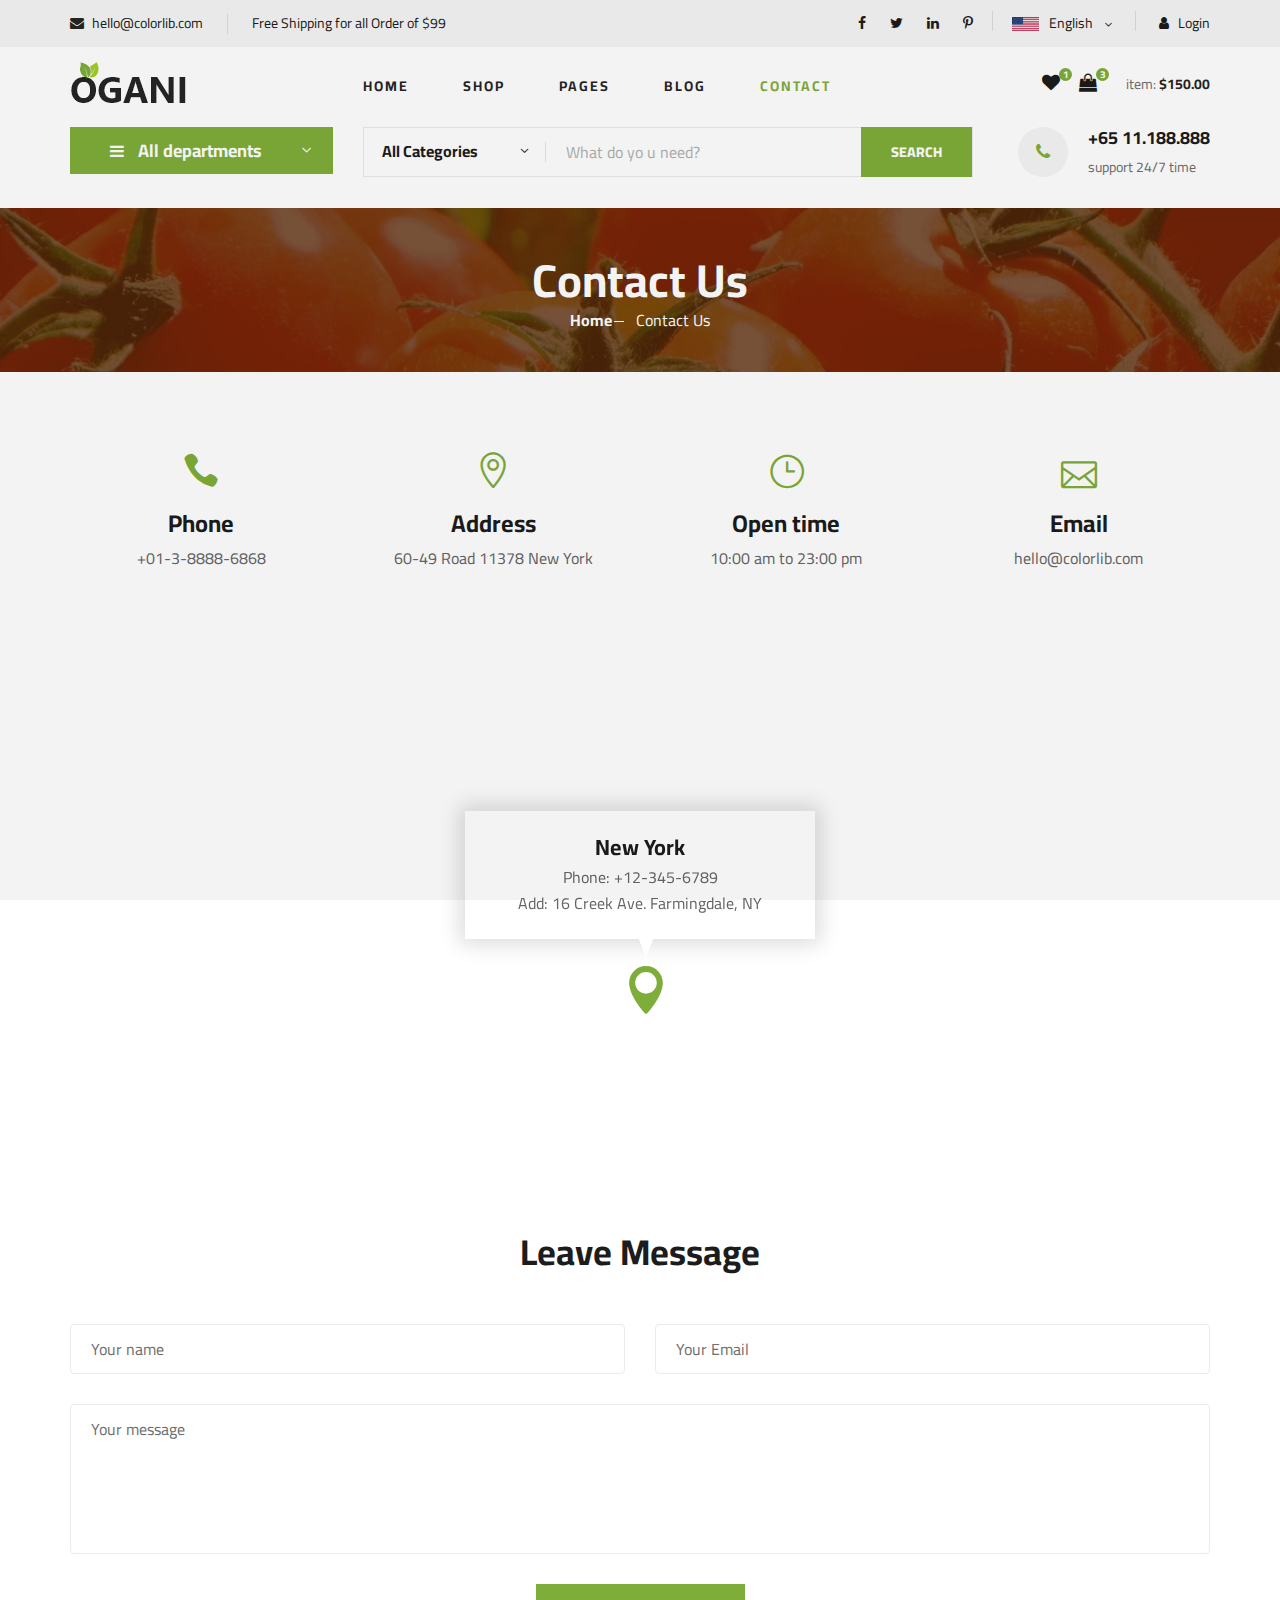
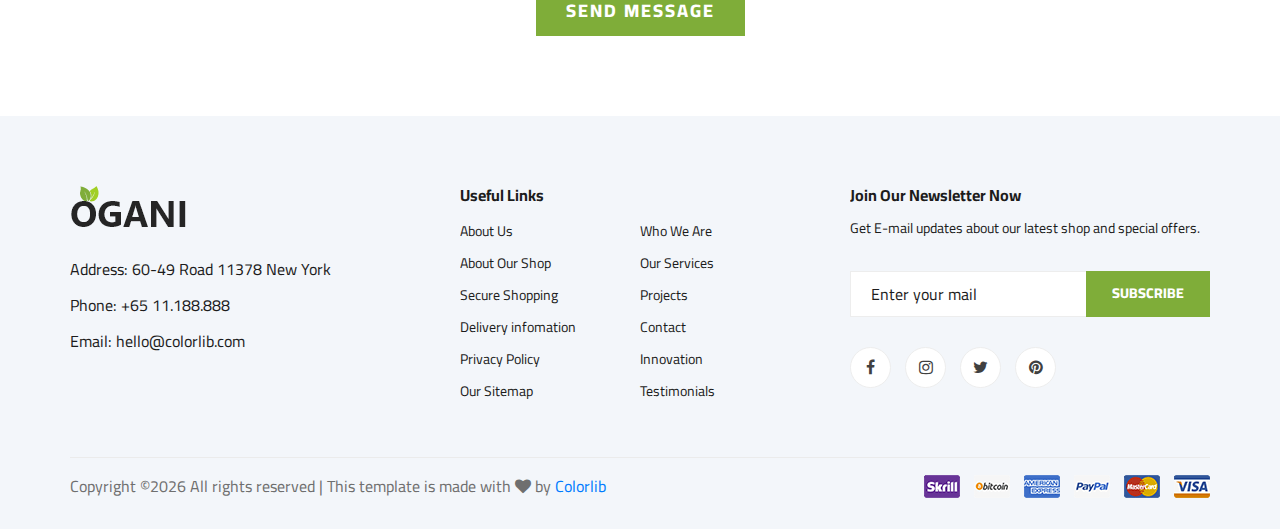
<file: user/contact.html>
<!DOCTYPE html>
<html lang="zxx">

<head>
    <meta charset="UTF-8">
    <meta name="description" content="Ogani Template">
    <meta name="keywords" content="Ogani, unica, creative, html">
    <meta name="viewport" content="width=device-width, initial-scale=1.0">
    <meta http-equiv="X-UA-Compatible" content="ie=edge">
    <title>Ogani | Template</title>

    <!-- Google Font -->
    <link href="https://fonts.googleapis.com/css2?family=Cairo:wght@200;300;400;600;900&display=swap" rel="stylesheet">

    <!-- Css Styles -->
    <link rel="stylesheet" href="css/bootstrap.min.css" type="text/css">
    <link rel="stylesheet" href="css/font-awesome.min.css" type="text/css">
    <link rel="stylesheet" href="css/elegant-icons.css" type="text/css">
    <link rel="stylesheet" href="css/nice-select.css" type="text/css">
    <link rel="stylesheet" href="css/jquery-ui.min.css" type="text/css">
    <link rel="stylesheet" href="css/owl.carousel.min.css" type="text/css">
    <link rel="stylesheet" href="css/slicknav.min.css" type="text/css">
    <link rel="stylesheet" href="css/style.css" type="text/css">
</head>

<body>
    <!-- Page Preloder -->
    <div id="preloder">
        <div class="loader"></div>
    </div>

    <!-- Humberger Begin -->
    <div class="humberger__menu__overlay"></div>
    <div class="humberger__menu__wrapper">
        <div class="humberger__menu__logo">
            <a href="#"><img src="img/logo.png" alt=""></a>
        </div>
        <div class="humberger__menu__cart">
            <ul>
                <li><a href="#"><i class="fa fa-heart"></i> <span>1</span></a></li>
                <li><a href="#"><i class="fa fa-shopping-bag"></i> <span>3</span></a></li>
            </ul>
            <div class="header__cart__price">item: <span>$150.00</span></div>
        </div>
        <div class="humberger__menu__widget">
            <div class="header__top__right__language">
                <img src="img/language.png" alt="">
                <div>English</div>
                <span class="arrow_carrot-down"></span>
                <ul>
                    <li><a href="#">Spanis</a></li>
                    <li><a href="#">English</a></li>
                </ul>
            </div>
            <div class="header__top__right__auth">
                <a href="#"><i class="fa fa-user"></i> Login</a>
            </div>
        </div>
        <nav class="humberger__menu__nav mobile-menu">
            <ul>
                <li class="active"><a href="./index.html">Home</a></li>
                <li><a href="./shop-grid.html">Shop</a></li>
                <li><a href="#">Pages</a>
                    <ul class="header__menu__dropdown">
                        <li><a href="./shop-details.html">Shop Details</a></li>
                        <li><a href="./shoping-cart.html">Shoping Cart</a></li>
                        <li><a href="./checkout.html">Check Out</a></li>
                        <li><a href="./blog-details.html">Blog Details</a></li>
                    </ul>
                </li>
                <li><a href="./blog.html">Blog</a></li>
                <li><a href="./contact.html">Contact</a></li>
            </ul>
        </nav>
        <div id="mobile-menu-wrap"></div>
        <div class="header__top__right__social">
            <a href="#"><i class="fa fa-facebook"></i></a>
            <a href="#"><i class="fa fa-twitter"></i></a>
            <a href="#"><i class="fa fa-linkedin"></i></a>
            <a href="#"><i class="fa fa-pinterest-p"></i></a>
        </div>
        <div class="humberger__menu__contact">
            <ul>
                <li><i class="fa fa-envelope"></i> hello@colorlib.com</li>
                <li>Free Shipping for all Order of $99</li>
            </ul>
        </div>
    </div>
    <!-- Humberger End -->

    <!-- Header Section Begin -->
    <header class="header">
        <div class="header__top">
            <div class="container">
                <div class="row">
                    <div class="col-lg-6">
                        <div class="header__top__left">
                            <ul>
                                <li><i class="fa fa-envelope"></i> hello@colorlib.com</li>
                                <li>Free Shipping for all Order of $99</li>
                            </ul>
                        </div>
                    </div>
                    <div class="col-lg-6">
                        <div class="header__top__right">
                            <div class="header__top__right__social">
                                <a href="#"><i class="fa fa-facebook"></i></a>
                                <a href="#"><i class="fa fa-twitter"></i></a>
                                <a href="#"><i class="fa fa-linkedin"></i></a>
                                <a href="#"><i class="fa fa-pinterest-p"></i></a>
                            </div>
                            <div class="header__top__right__language">
                                <img src="img/language.png" alt="">
                                <div>English</div>
                                <span class="arrow_carrot-down"></span>
                                <ul>
                                    <li><a href="#">Spanis</a></li>
                                    <li><a href="#">English</a></li>
                                </ul>
                            </div>
                            <div class="header__top__right__auth">
                                <a href="#"><i class="fa fa-user"></i> Login</a>
                            </div>
                        </div>
                    </div>
                </div>
            </div>
        </div>
        <div class="container">
            <div class="row">
                <div class="col-lg-3">
                    <div class="header__logo">
                        <a href="./index.html"><img src="img/logo.png" alt=""></a>
                    </div>
                </div>
                <div class="col-lg-6">
                    <nav class="header__menu">
                        <ul>
                            <li><a href="./index.html">Home</a></li>
                            <li><a href="./shop-grid.html">Shop</a></li>
                            <li><a href="#">Pages</a>
                                <ul class="header__menu__dropdown">
                                    <li><a href="./shop-details.html">Shop Details</a></li>
                                    <li><a href="./shoping-cart.html">Shoping Cart</a></li>
                                    <li><a href="./checkout.html">Check Out</a></li>
                                    <li><a href="./blog-details.html">Blog Details</a></li>
                                </ul>
                            </li>
                            <li><a href="./blog.html">Blog</a></li>
                            <li class="active"><a href="./contact.html">Contact</a></li>
                        </ul>
                    </nav>
                </div>
                <div class="col-lg-3">
                    <div class="header__cart">
                        <ul>
                            <li><a href="#"><i class="fa fa-heart"></i> <span>1</span></a></li>
                            <li><a href="#"><i class="fa fa-shopping-bag"></i> <span>3</span></a></li>
                        </ul>
                        <div class="header__cart__price">item: <span>$150.00</span></div>
                    </div>
                </div>
            </div>
            <div class="humberger__open">
                <i class="fa fa-bars"></i>
            </div>
        </div>
    </header>
    <!-- Header Section End -->

    <!-- Hero Section Begin -->
    <section class="hero hero-normal">
        <div class="container">
            <div class="row">
                <div class="col-lg-3">
                    <div class="hero__categories">
                        <div class="hero__categories__all">
                            <i class="fa fa-bars"></i>
                            <span>All departments</span>
                        </div>
                        <ul>
                            <li><a href="#">Fresh Meat</a></li>
                            <li><a href="#">Vegetables</a></li>
                            <li><a href="#">Fruit & Nut Gifts</a></li>
                            <li><a href="#">Fresh Berries</a></li>
                            <li><a href="#">Ocean Foods</a></li>
                            <li><a href="#">Butter & Eggs</a></li>
                            <li><a href="#">Fastfood</a></li>
                            <li><a href="#">Fresh Onion</a></li>
                            <li><a href="#">Papayaya & Crisps</a></li>
                            <li><a href="#">Oatmeal</a></li>
                            <li><a href="#">Fresh Bananas</a></li>
                        </ul>
                    </div>
                </div>
                <div class="col-lg-9">
                    <div class="hero__search">
                        <div class="hero__search__form">
                            <form action="#">
                                <div class="hero__search__categories">
                                    All Categories
                                    <span class="arrow_carrot-down"></span>
                                </div>
                                <input type="text" placeholder="What do yo u need?">
                                <button type="submit" class="site-btn">SEARCH</button>
                            </form>
                        </div>
                        <div class="hero__search__phone">
                            <div class="hero__search__phone__icon">
                                <i class="fa fa-phone"></i>
                            </div>
                            <div class="hero__search__phone__text">
                                <h5>+65 11.188.888</h5>
                                <span>support 24/7 time</span>
                            </div>
                        </div>
                    </div>
                </div>
            </div>
        </div>
    </section>
    <!-- Hero Section End -->

    <!-- Breadcrumb Section Begin -->
    <section class="breadcrumb-section set-bg" data-setbg="img/breadcrumb.jpg">
        <div class="container">
            <div class="row">
                <div class="col-lg-12 text-center">
                    <div class="breadcrumb__text">
                        <h2>Contact Us</h2>
                        <div class="breadcrumb__option">
                            <a href="./index.html">Home</a>
                            <span>Contact Us</span>
                        </div>
                    </div>
                </div>
            </div>
        </div>
    </section>
    <!-- Breadcrumb Section End -->

    <!-- Contact Section Begin -->
    <section class="contact spad">
        <div class="container">
            <div class="row">
                <div class="col-lg-3 col-md-3 col-sm-6 text-center">
                    <div class="contact__widget">
                        <span class="icon_phone"></span>
                        <h4>Phone</h4>
                        <p>+01-3-8888-6868</p>
                    </div>
                </div>
                <div class="col-lg-3 col-md-3 col-sm-6 text-center">
                    <div class="contact__widget">
                        <span class="icon_pin_alt"></span>
                        <h4>Address</h4>
                        <p>60-49 Road 11378 New York</p>
                    </div>
                </div>
                <div class="col-lg-3 col-md-3 col-sm-6 text-center">
                    <div class="contact__widget">
                        <span class="icon_clock_alt"></span>
                        <h4>Open time</h4>
                        <p>10:00 am to 23:00 pm</p>
                    </div>
                </div>
                <div class="col-lg-3 col-md-3 col-sm-6 text-center">
                    <div class="contact__widget">
                        <span class="icon_mail_alt"></span>
                        <h4>Email</h4>
                        <p>hello@colorlib.com</p>
                    </div>
                </div>
            </div>
        </div>
    </section>
    <!-- Contact Section End -->

    <!-- Map Begin -->
    <div class="map">
        <iframe
            src="https://www.google.com/maps/embed?pb=!1m18!1m12!1m3!1d49116.39176087041!2d-86.41867791216099!3d39.69977417971648!2m3!1f0!2f0!3f0!3m2!1i1024!2i768!4f13.1!3m3!1m2!1s0x886ca48c841038a1%3A0x70cfba96bf847f0!2sPlainfield%2C%20IN%2C%20USA!5e0!3m2!1sen!2sbd!4v1586106673811!5m2!1sen!2sbd"
            height="500" style="border:0;" allowfullscreen="" aria-hidden="false" tabindex="0"></iframe>
        <div class="map-inside">
            <i class="icon_pin"></i>
            <div class="inside-widget">
                <h4>New York</h4>
                <ul>
                    <li>Phone: +12-345-6789</li>
                    <li>Add: 16 Creek Ave. Farmingdale, NY</li>
                </ul>
            </div>
        </div>
    </div>
    <!-- Map End -->

    <!-- Contact Form Begin -->
    <div class="contact-form spad">
        <div class="container">
            <div class="row">
                <div class="col-lg-12">
                    <div class="contact__form__title">
                        <h2>Leave Message</h2>
                    </div>
                </div>
            </div>
            <form action="#">
                <div class="row">
                    <div class="col-lg-6 col-md-6">
                        <input type="text" placeholder="Your name">
                    </div>
                    <div class="col-lg-6 col-md-6">
                        <input type="text" placeholder="Your Email">
                    </div>
                    <div class="col-lg-12 text-center">
                        <textarea placeholder="Your message"></textarea>
                        <button type="submit" class="site-btn">SEND MESSAGE</button>
                    </div>
                </div>
            </form>
        </div>
    </div>
    <!-- Contact Form End -->

    <!-- Footer Section Begin -->
    <footer class="footer spad">
        <div class="container">
            <div class="row">
                <div class="col-lg-3 col-md-6 col-sm-6">
                    <div class="footer__about">
                        <div class="footer__about__logo">
                            <a href="./index.html"><img src="img/logo.png" alt=""></a>
                        </div>
                        <ul>
                            <li>Address: 60-49 Road 11378 New York</li>
                            <li>Phone: +65 11.188.888</li>
                            <li>Email: hello@colorlib.com</li>
                        </ul>
                    </div>
                </div>
                <div class="col-lg-4 col-md-6 col-sm-6 offset-lg-1">
                    <div class="footer__widget">
                        <h6>Useful Links</h6>
                        <ul>
                            <li><a href="#">About Us</a></li>
                            <li><a href="#">About Our Shop</a></li>
                            <li><a href="#">Secure Shopping</a></li>
                            <li><a href="#">Delivery infomation</a></li>
                            <li><a href="#">Privacy Policy</a></li>
                            <li><a href="#">Our Sitemap</a></li>
                        </ul>
                        <ul>
                            <li><a href="#">Who We Are</a></li>
                            <li><a href="#">Our Services</a></li>
                            <li><a href="#">Projects</a></li>
                            <li><a href="#">Contact</a></li>
                            <li><a href="#">Innovation</a></li>
                            <li><a href="#">Testimonials</a></li>
                        </ul>
                    </div>
                </div>
                <div class="col-lg-4 col-md-12">
                    <div class="footer__widget">
                        <h6>Join Our Newsletter Now</h6>
                        <p>Get E-mail updates about our latest shop and special offers.</p>
                        <form action="#">
                            <input type="text" placeholder="Enter your mail">
                            <button type="submit" class="site-btn">Subscribe</button>
                        </form>
                        <div class="footer__widget__social">
                            <a href="#"><i class="fa fa-facebook"></i></a>
                            <a href="#"><i class="fa fa-instagram"></i></a>
                            <a href="#"><i class="fa fa-twitter"></i></a>
                            <a href="#"><i class="fa fa-pinterest"></i></a>
                        </div>
                    </div>
                </div>
            </div>
            <div class="row">
                <div class="col-lg-12">
                    <div class="footer__copyright">
                        <div class="footer__copyright__text"><p><!-- Link back to Colorlib can't be removed. Template is licensed under CC BY 3.0. -->
  Copyright &copy;<script>document.write(new Date().getFullYear());</script> All rights reserved | This template is made with <i class="fa fa-heart" aria-hidden="true"></i> by <a href="https://colorlib.com" target="_blank">Colorlib</a>
  <!-- Link back to Colorlib can't be removed. Template is licensed under CC BY 3.0. --></p></div>
                        <div class="footer__copyright__payment"><img src="img/payment-item.png" alt=""></div>
                    </div>
                </div>
            </div>
        </div>
    </footer>
    <!-- Footer Section End -->

    <!-- Js Plugins -->
    <script src="js/jquery-3.3.1.min.js"></script>
    <script src="js/bootstrap.min.js"></script>
    <script src="js/jquery.nice-select.min.js"></script>
    <script src="js/jquery-ui.min.js"></script>
    <script src="js/jquery.slicknav.js"></script>
    <script src="js/mixitup.min.js"></script>
    <script src="js/owl.carousel.min.js"></script>
    <script src="js/main.js"></script>



</body>

</html>
</file>
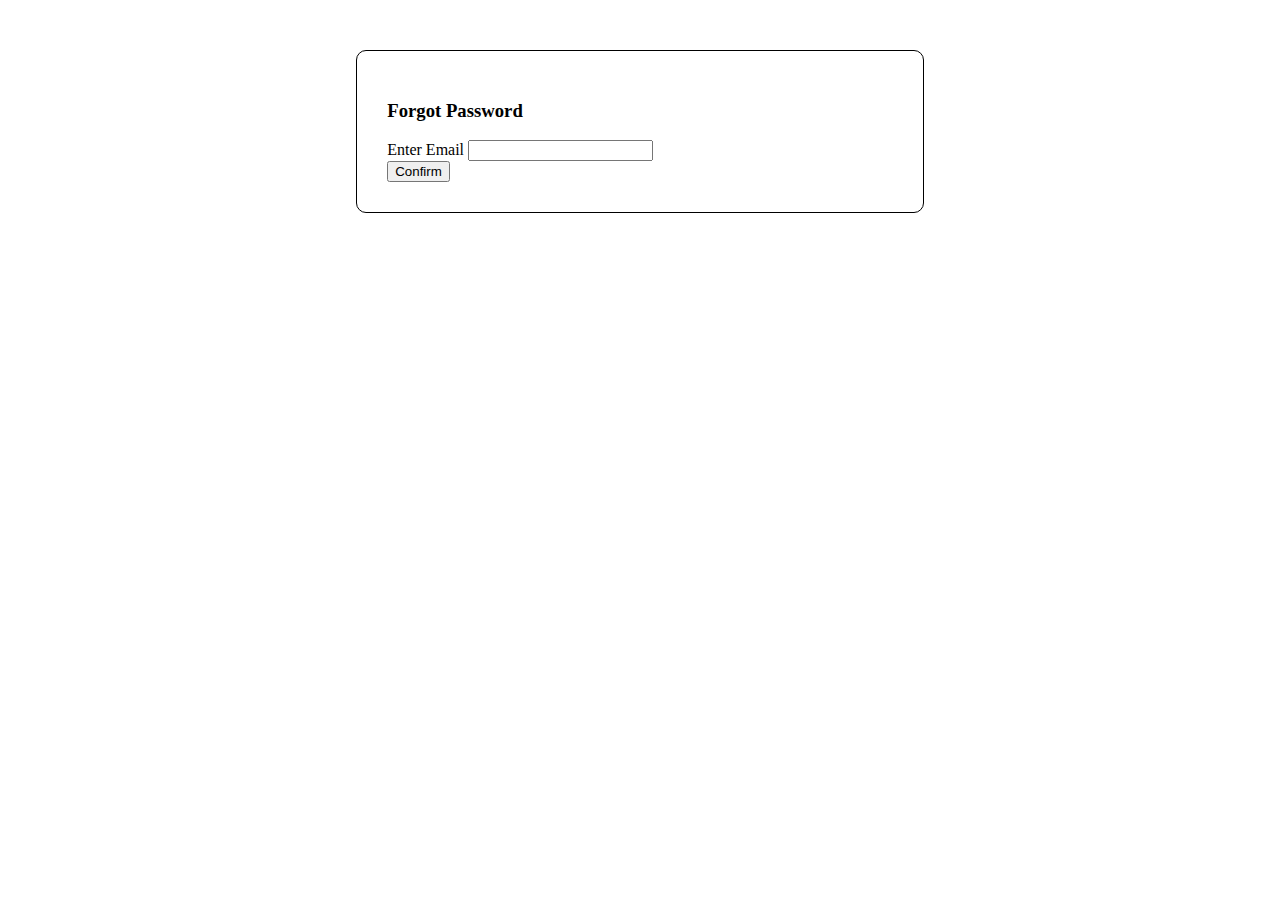
<file: user/forgot-pass.html>
<!DOCTYPE html>
<html lang="en">
<head>
    <meta charset="UTF-8">
    <meta name="viewport" content="width=device-width, initial-scale=1.0">
    <title>Quên mật khẩu</title>
    <link href="https://cdn.jsdelivr.net/npm/bootstrap@5.0.2/dist/css/bootstrap.min.css" rel="stylesheet" integrity="sha384-EVSTQN3/azprG1Anm3QDgpJLIm9Nao0Yz1ztcQTwFspd3yD65VohhpuuCOmLASjC" crossorigin="anonymous">
</head>
<body>
    <form id="form-1" style="max-width: 40%; margin: 50px auto; padding: 30px; border: 1px solid black; border-radius: 10px;">
        <h3>Forgot Password</h3>
        <div class="mb-3">
          <label for="email" class="form-label">Enter Email</label>
          <input type="email" class="form-control" id="email" aria-describedby="usernameError">
          <div id="error" class="form-text text-danger"></div>
        </div>
        <button type="button" onclick="handleForgotPass()" class="btn btn-primary">Confirm</button>
      </form>
    <form id="form-2" style="max-width: 40%; margin: 50px auto; padding: 30px; border: 1px solid black; border-radius: 10px;">
        <h3>Enter code</h3>
        <div class="mb-3">
          <label for="email" class="form-label">Enter Code</label>
          <input type="text" class="form-control" id="code" aria-describedby="usernameError">
          <div id="errcode" class="form-text text-danger"></div>
        </div>
        <button type="button" onclick="confirmCode()" class="btn btn-primary">Confirm</button>
      </form>
      <script src="./js/forgotpass.js"></script>
    <script src="https://cdn.jsdelivr.net/npm/bootstrap@5.0.2/dist/js/bootstrap.bundle.min.js" integrity="sha384-MrcW6ZMFYlzcLA8Nl+NtUVF0sA7MsXsP1UyJoMp4YLEuNSfAP+JcXn/tWtIaxVXM" crossorigin="anonymous"></script>
</body>
</html>
</file>
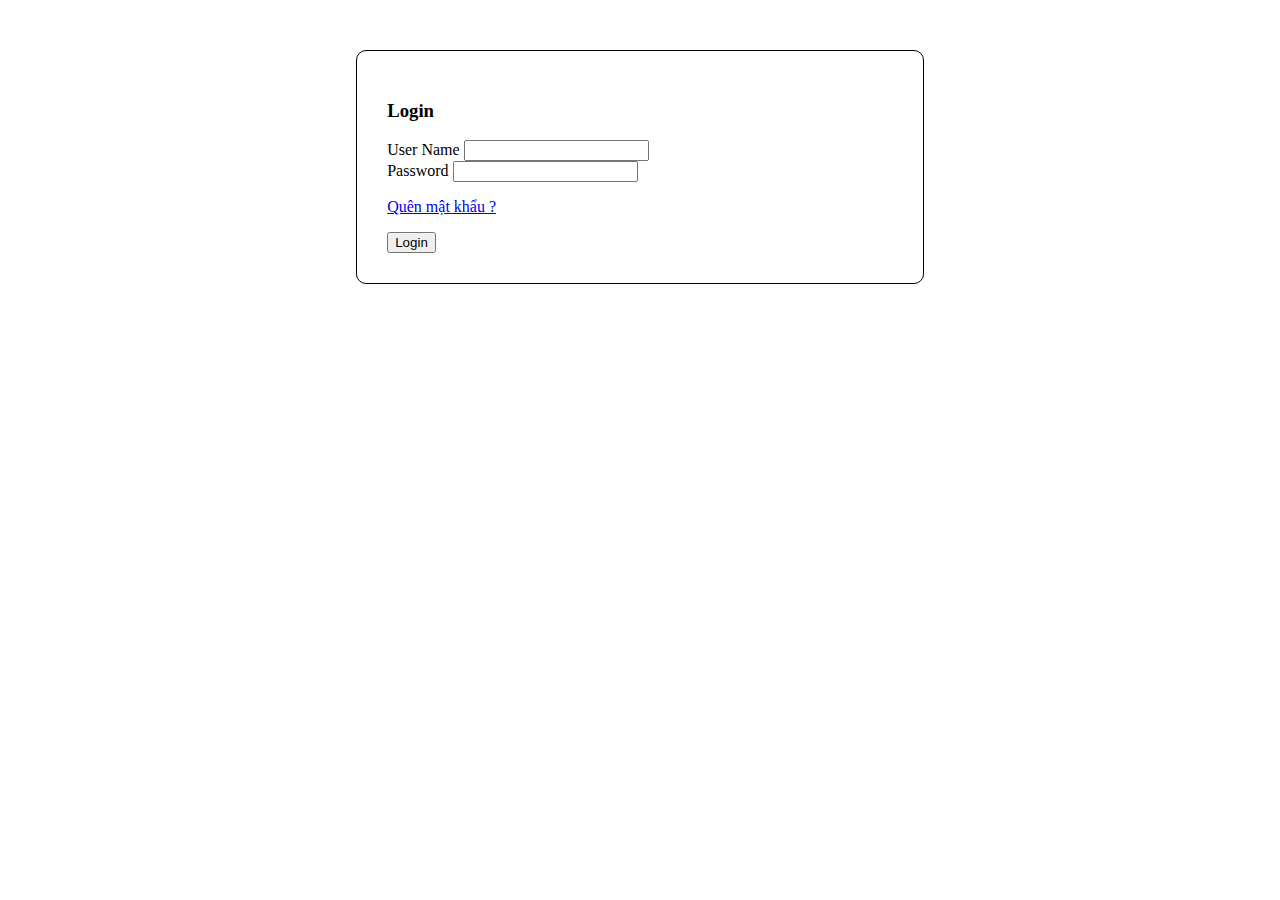
<file: user/login.html>
<!DOCTYPE html>
<html lang="en">
<head>
    <meta charset="UTF-8">
    <meta name="viewport" content="width=device-width, initial-scale=1.0">
    <title>Đăng nhập</title>
    <link href="https://cdn.jsdelivr.net/npm/bootstrap@5.0.2/dist/css/bootstrap.min.css" rel="stylesheet" integrity="sha384-EVSTQN3/azprG1Anm3QDgpJLIm9Nao0Yz1ztcQTwFspd3yD65VohhpuuCOmLASjC" crossorigin="anonymous">
</head>
<body>
    <form style="max-width: 40%; margin: 50px auto; padding: 30px; border: 1px solid black; border-radius: 10px;">
        <h3>Login</h3>
        <div class="mb-3">
          <label for="username" class="form-label">User Name</label>
          <input type="email" class="form-control" id="username" aria-describedby="usernameError">
        </div>
        <div class="mb-3">
          <label for="password" class="form-label">Password</label>
          <input type="password" class="form-control " id="password">
          <div id="error" class="form-text text-danger"></div>
        </div>
        <p><a href="./forgot-pass.html">Quên mật khẩu ?</a></p>
        <button type="button" onclick="handleLogin()" class="btn btn-primary">Login</button>
      </form>
      <script src="./js/login.js"></script>
    <script src="https://cdn.jsdelivr.net/npm/bootstrap@5.0.2/dist/js/bootstrap.bundle.min.js" integrity="sha384-MrcW6ZMFYlzcLA8Nl+NtUVF0sA7MsXsP1UyJoMp4YLEuNSfAP+JcXn/tWtIaxVXM" crossorigin="anonymous"></script>
</body>
</html>
</file>
<file: user/css/elegant-icons.css>
@font-face {
	font-family: 'ElegantIcons';
	src:url('../fonts/ElegantIcons.eot');
	src:url('../fonts/ElegantIcons.eot?#iefix') format('embedded-opentype'),
		url('../fonts/ElegantIcons.woff') format('woff'),
		url('../fonts/ElegantIcons.ttf') format('truetype'),
		url('../fonts/ElegantIcons.svg#ElegantIcons') format('svg');
	font-weight: normal;
	font-style: normal;
}

/* Use the following CSS code if you want to use data attributes for inserting your icons */
[data-icon]:before {
	font-family: 'ElegantIcons';
	content: attr(data-icon);
	speak: none;
	font-weight: normal;
	font-variant: normal;
	text-transform: none;
	line-height: 1;
	-webkit-font-smoothing: antialiased;
	-moz-osx-font-smoothing: grayscale;
}

/* Use the following CSS code if you want to have a class per icon */
/*
Instead of a list of all class selectors,
you can use the generic selector below, but it's slower:
[class*="your-class-prefix"] {
*/
.arrow_up, .arrow_down, .arrow_left, .arrow_right, .arrow_left-up, .arrow_right-up, .arrow_right-down, .arrow_left-down, .arrow-up-down, .arrow_up-down_alt, .arrow_left-right_alt, .arrow_left-right, .arrow_expand_alt2, .arrow_expand_alt, .arrow_condense, .arrow_expand, .arrow_move, .arrow_carrot-up, .arrow_carrot-down, .arrow_carrot-left, .arrow_carrot-right, .arrow_carrot-2up, .arrow_carrot-2down, .arrow_carrot-2left, .arrow_carrot-2right, .arrow_carrot-up_alt2, .arrow_carrot-down_alt2, .arrow_carrot-left_alt2, .arrow_carrot-right_alt2, .arrow_carrot-2up_alt2, .arrow_carrot-2down_alt2, .arrow_carrot-2left_alt2, .arrow_carrot-2right_alt2, .arrow_triangle-up, .arrow_triangle-down, .arrow_triangle-left, .arrow_triangle-right, .arrow_triangle-up_alt2, .arrow_triangle-down_alt2, .arrow_triangle-left_alt2, .arrow_triangle-right_alt2, .arrow_back, .icon_minus-06, .icon_plus, .icon_close, .icon_check, .icon_minus_alt2, .icon_plus_alt2, .icon_close_alt2, .icon_check_alt2, .icon_zoom-out_alt, .icon_zoom-in_alt, .icon_search, .icon_box-empty, .icon_box-selected, .icon_minus-box, .icon_plus-box, .icon_box-checked, .icon_circle-empty, .icon_circle-slelected, .icon_stop_alt2, .icon_stop, .icon_pause_alt2, .icon_pause, .icon_menu, .icon_menu-square_alt2, .icon_menu-circle_alt2, .icon_ul, .icon_ol, .icon_adjust-horiz, .icon_adjust-vert, .icon_document_alt, .icon_documents_alt, .icon_pencil, .icon_pencil-edit_alt, .icon_pencil-edit, .icon_folder-alt, .icon_folder-open_alt, .icon_folder-add_alt, .icon_info_alt, .icon_error-oct_alt, .icon_error-circle_alt, .icon_error-triangle_alt, .icon_question_alt2, .icon_question, .icon_comment_alt, .icon_chat_alt, .icon_vol-mute_alt, .icon_volume-low_alt, .icon_volume-high_alt, .icon_quotations, .icon_quotations_alt2, .icon_clock_alt, .icon_lock_alt, .icon_lock-open_alt, .icon_key_alt, .icon_cloud_alt, .icon_cloud-upload_alt, .icon_cloud-download_alt, .icon_image, .icon_images, .icon_lightbulb_alt, .icon_gift_alt, .icon_house_alt, .icon_genius, .icon_mobile, .icon_tablet, .icon_laptop, .icon_desktop, .icon_camera_alt, .icon_mail_alt, .icon_cone_alt, .icon_ribbon_alt, .icon_bag_alt, .icon_creditcard, .icon_cart_alt, .icon_paperclip, .icon_tag_alt, .icon_tags_alt, .icon_trash_alt, .icon_cursor_alt, .icon_mic_alt, .icon_compass_alt, .icon_pin_alt, .icon_pushpin_alt, .icon_map_alt, .icon_drawer_alt, .icon_toolbox_alt, .icon_book_alt, .icon_calendar, .icon_film, .icon_table, .icon_contacts_alt, .icon_headphones, .icon_lifesaver, .icon_piechart, .icon_refresh, .icon_link_alt, .icon_link, .icon_loading, .icon_blocked, .icon_archive_alt, .icon_heart_alt, .icon_star_alt, .icon_star-half_alt, .icon_star, .icon_star-half, .icon_tools, .icon_tool, .icon_cog, .icon_cogs, .arrow_up_alt, .arrow_down_alt, .arrow_left_alt, .arrow_right_alt, .arrow_left-up_alt, .arrow_right-up_alt, .arrow_right-down_alt, .arrow_left-down_alt, .arrow_condense_alt, .arrow_expand_alt3, .arrow_carrot_up_alt, .arrow_carrot-down_alt, .arrow_carrot-left_alt, .arrow_carrot-right_alt, .arrow_carrot-2up_alt, .arrow_carrot-2dwnn_alt, .arrow_carrot-2left_alt, .arrow_carrot-2right_alt, .arrow_triangle-up_alt, .arrow_triangle-down_alt, .arrow_triangle-left_alt, .arrow_triangle-right_alt, .icon_minus_alt, .icon_plus_alt, .icon_close_alt, .icon_check_alt, .icon_zoom-out, .icon_zoom-in, .icon_stop_alt, .icon_menu-square_alt, .icon_menu-circle_alt, .icon_document, .icon_documents, .icon_pencil_alt, .icon_folder, .icon_folder-open, .icon_folder-add, .icon_folder_upload, .icon_folder_download, .icon_info, .icon_error-circle, .icon_error-oct, .icon_error-triangle, .icon_question_alt, .icon_comment, .icon_chat, .icon_vol-mute, .icon_volume-low, .icon_volume-high, .icon_quotations_alt, .icon_clock, .icon_lock, .icon_lock-open, .icon_key, .icon_cloud, .icon_cloud-upload, .icon_cloud-download, .icon_lightbulb, .icon_gift, .icon_house, .icon_camera, .icon_mail, .icon_cone, .icon_ribbon, .icon_bag, .icon_cart, .icon_tag, .icon_tags, .icon_trash, .icon_cursor, .icon_mic, .icon_compass, .icon_pin, .icon_pushpin, .icon_map, .icon_drawer, .icon_toolbox, .icon_book, .icon_contacts, .icon_archive, .icon_heart, .icon_profile, .icon_group, .icon_grid-2x2, .icon_grid-3x3, .icon_music, .icon_pause_alt, .icon_phone, .icon_upload, .icon_download, .social_facebook, .social_twitter, .social_pinterest, .social_googleplus, .social_tumblr, .social_tumbleupon, .social_wordpress, .social_instagram, .social_dribbble, .social_vimeo, .social_linkedin, .social_rss, .social_deviantart, .social_share, .social_myspace, .social_skype, .social_youtube, .social_picassa, .social_googledrive, .social_flickr, .social_blogger, .social_spotify, .social_delicious, .social_facebook_circle, .social_twitter_circle, .social_pinterest_circle, .social_googleplus_circle, .social_tumblr_circle, .social_stumbleupon_circle, .social_wordpress_circle, .social_instagram_circle, .social_dribbble_circle, .social_vimeo_circle, .social_linkedin_circle, .social_rss_circle, .social_deviantart_circle, .social_share_circle, .social_myspace_circle, .social_skype_circle, .social_youtube_circle, .social_picassa_circle, .social_googledrive_alt2, .social_flickr_circle, .social_blogger_circle, .social_spotify_circle, .social_delicious_circle, .social_facebook_square, .social_twitter_square, .social_pinterest_square, .social_googleplus_square, .social_tumblr_square, .social_stumbleupon_square, .social_wordpress_square, .social_instagram_square, .social_dribbble_square, .social_vimeo_square, .social_linkedin_square, .social_rss_square, .social_deviantart_square, .social_share_square, .social_myspace_square, .social_skype_square, .social_youtube_square, .social_picassa_square, .social_googledrive_square, .social_flickr_square, .social_blogger_square, .social_spotify_square, .social_delicious_square, .icon_printer, .icon_calulator, .icon_building, .icon_floppy, .icon_drive, .icon_search-2, .icon_id, .icon_id-2, .icon_puzzle, .icon_like, .icon_dislike, .icon_mug, .icon_currency, .icon_wallet, .icon_pens, .icon_easel, .icon_flowchart, .icon_datareport, .icon_briefcase, .icon_shield, .icon_percent, .icon_globe, .icon_globe-2, .icon_target, .icon_hourglass, .icon_balance, .icon_rook, .icon_printer-alt, .icon_calculator_alt, .icon_building_alt, .icon_floppy_alt, .icon_drive_alt, .icon_search_alt, .icon_id_alt, .icon_id-2_alt, .icon_puzzle_alt, .icon_like_alt, .icon_dislike_alt, .icon_mug_alt, .icon_currency_alt, .icon_wallet_alt, .icon_pens_alt, .icon_easel_alt, .icon_flowchart_alt, .icon_datareport_alt, .icon_briefcase_alt, .icon_shield_alt, .icon_percent_alt, .icon_globe_alt, .icon_clipboard {
	font-family: 'ElegantIcons';
	speak: none;
	font-style: normal;
	font-weight: normal;
	font-variant: normal;
	text-transform: none;
	line-height: 1;
	-webkit-font-smoothing: antialiased;
}
.arrow_up:before {
	content: "\21";
}
.arrow_down:before {
	content: "\22";
}
.arrow_left:before {
	content: "\23";
}
.arrow_right:before {
	content: "\24";
}
.arrow_left-up:before {
	content: "\25";
}
.arrow_right-up:before {
	content: "\26";
}
.arrow_right-down:before {
	content: "\27";
}
.arrow_left-down:before {
	content: "\28";
}
.arrow-up-down:before {
	content: "\29";
}
.arrow_up-down_alt:before {
	content: "\2a";
}
.arrow_left-right_alt:before {
	content: "\2b";
}
.arrow_left-right:before {
	content: "\2c";
}
.arrow_expand_alt2:before {
	content: "\2d";
}
.arrow_expand_alt:before {
	content: "\2e";
}
.arrow_condense:before {
	content: "\2f";
}
.arrow_expand:before {
	content: "\30";
}
.arrow_move:before {
	content: "\31";
}
.arrow_carrot-up:before {
	content: "\32";
}
.arrow_carrot-down:before {
	content: "\33";
}
.arrow_carrot-left:before {
	content: "\34";
}
.arrow_carrot-right:before {
	content: "\35";
}
.arrow_carrot-2up:before {
	content: "\36";
}
.arrow_carrot-2down:before {
	content: "\37";
}
.arrow_carrot-2left:before {
	content: "\38";
}
.arrow_carrot-2right:before {
	content: "\39";
}
.arrow_carrot-up_alt2:before {
	content: "\3a";
}
.arrow_carrot-down_alt2:before {
	content: "\3b";
}
.arrow_carrot-left_alt2:before {
	content: "\3c";
}
.arrow_carrot-right_alt2:before {
	content: "\3d";
}
.arrow_carrot-2up_alt2:before {
	content: "\3e";
}
.arrow_carrot-2down_alt2:before {
	content: "\3f";
}
.arrow_carrot-2left_alt2:before {
	content: "\40";
}
.arrow_carrot-2right_alt2:before {
	content: "\41";
}
.arrow_triangle-up:before {
	content: "\42";
}
.arrow_triangle-down:before {
	content: "\43";
}
.arrow_triangle-left:before {
	content: "\44";
}
.arrow_triangle-right:before {
	content: "\45";
}
.arrow_triangle-up_alt2:before {
	content: "\46";
}
.arrow_triangle-down_alt2:before {
	content: "\47";
}
.arrow_triangle-left_alt2:before {
	content: "\48";
}
.arrow_triangle-right_alt2:before {
	content: "\49";
}
.arrow_back:before {
	content: "\4a";
}
.icon_minus-06:before {
	content: "\4b";
}
.icon_plus:before {
	content: "\4c";
}
.icon_close:before {
	content: "\4d";
}
.icon_check:before {
	content: "\4e";
}
.icon_minus_alt2:before {
	content: "\4f";
}
.icon_plus_alt2:before {
	content: "\50";
}
.icon_close_alt2:before {
	content: "\51";
}
.icon_check_alt2:before {
	content: "\52";
}
.icon_zoom-out_alt:before {
	content: "\53";
}
.icon_zoom-in_alt:before {
	content: "\54";
}
.icon_search:before {
	content: "\55";
}
.icon_box-empty:before {
	content: "\56";
}
.icon_box-selected:before {
	content: "\57";
}
.icon_minus-box:before {
	content: "\58";
}
.icon_plus-box:before {
	content: "\59";
}
.icon_box-checked:before {
	content: "\5a";
}
.icon_circle-empty:before {
	content: "\5b";
}
.icon_circle-slelected:before {
	content: "\5c";
}
.icon_stop_alt2:before {
	content: "\5d";
}
.icon_stop:before {
	content: "\5e";
}
.icon_pause_alt2:before {
	content: "\5f";
}
.icon_pause:before {
	content: "\60";
}
.icon_menu:before {
	content: "\61";
}
.icon_menu-square_alt2:before {
	content: "\62";
}
.icon_menu-circle_alt2:before {
	content: "\63";
}
.icon_ul:before {
	content: "\64";
}
.icon_ol:before {
	content: "\65";
}
.icon_adjust-horiz:before {
	content: "\66";
}
.icon_adjust-vert:before {
	content: "\67";
}
.icon_document_alt:before {
	content: "\68";
}
.icon_documents_alt:before {
	content: "\69";
}
.icon_pencil:before {
	content: "\6a";
}
.icon_pencil-edit_alt:before {
	content: "\6b";
}
.icon_pencil-edit:before {
	content: "\6c";
}
.icon_folder-alt:before {
	content: "\6d";
}
.icon_folder-open_alt:before {
	content: "\6e";
}
.icon_folder-add_alt:before {
	content: "\6f";
}
.icon_info_alt:before {
	content: "\70";
}
.icon_error-oct_alt:before {
	content: "\71";
}
.icon_error-circle_alt:before {
	content: "\72";
}
.icon_error-triangle_alt:before {
	content: "\73";
}
.icon_question_alt2:before {
	content: "\74";
}
.icon_question:before {
	content: "\75";
}
.icon_comment_alt:before {
	content: "\76";
}
.icon_chat_alt:before {
	content: "\77";
}
.icon_vol-mute_alt:before {
	content: "\78";
}
.icon_volume-low_alt:before {
	content: "\79";
}
.icon_volume-high_alt:before {
	content: "\7a";
}
.icon_quotations:before {
	content: "\7b";
}
.icon_quotations_alt2:before {
	content: "\7c";
}
.icon_clock_alt:before {
	content: "\7d";
}
.icon_lock_alt:before {
	content: "\7e";
}
.icon_lock-open_alt:before {
	content: "\e000";
}
.icon_key_alt:before {
	content: "\e001";
}
.icon_cloud_alt:before {
	content: "\e002";
}
.icon_cloud-upload_alt:before {
	content: "\e003";
}
.icon_cloud-download_alt:before {
	content: "\e004";
}
.icon_image:before {
	content: "\e005";
}
.icon_images:before {
	content: "\e006";
}
.icon_lightbulb_alt:before {
	content: "\e007";
}
.icon_gift_alt:before {
	content: "\e008";
}
.icon_house_alt:before {
	content: "\e009";
}
.icon_genius:before {
	content: "\e00a";
}
.icon_mobile:before {
	content: "\e00b";
}
.icon_tablet:before {
	content: "\e00c";
}
.icon_laptop:before {
	content: "\e00d";
}
.icon_desktop:before {
	content: "\e00e";
}
.icon_camera_alt:before {
	content: "\e00f";
}
.icon_mail_alt:before {
	content: "\e010";
}
.icon_cone_alt:before {
	content: "\e011";
}
.icon_ribbon_alt:before {
	content: "\e012";
}
.icon_bag_alt:before {
	content: "\e013";
}
.icon_creditcard:before {
	content: "\e014";
}
.icon_cart_alt:before {
	content: "\e015";
}
.icon_paperclip:before {
	content: "\e016";
}
.icon_tag_alt:before {
	content: "\e017";
}
.icon_tags_alt:before {
	content: "\e018";
}
.icon_trash_alt:before {
	content: "\e019";
}
.icon_cursor_alt:before {
	content: "\e01a";
}
.icon_mic_alt:before {
	content: "\e01b";
}
.icon_compass_alt:before {
	content: "\e01c";
}
.icon_pin_alt:before {
	content: "\e01d";
}
.icon_pushpin_alt:before {
	content: "\e01e";
}
.icon_map_alt:before {
	content: "\e01f";
}
.icon_drawer_alt:before {
	content: "\e020";
}
.icon_toolbox_alt:before {
	content: "\e021";
}
.icon_book_alt:before {
	content: "\e022";
}
.icon_calendar:before {
	content: "\e023";
}
.icon_film:before {
	content: "\e024";
}
.icon_table:before {
	content: "\e025";
}
.icon_contacts_alt:before {
	content: "\e026";
}
.icon_headphones:before {
	content: "\e027";
}
.icon_lifesaver:before {
	content: "\e028";
}
.icon_piechart:before {
	content: "\e029";
}
.icon_refresh:before {
	content: "\e02a";
}
.icon_link_alt:before {
	content: "\e02b";
}
.icon_link:before {
	content: "\e02c";
}
.icon_loading:before {
	content: "\e02d";
}
.icon_blocked:before {
	content: "\e02e";
}
.icon_archive_alt:before {
	content: "\e02f";
}
.icon_heart_alt:before {
	content: "\e030";
}
.icon_star_alt:before {
	content: "\e031";
}
.icon_star-half_alt:before {
	content: "\e032";
}
.icon_star:before {
	content: "\e033";
}
.icon_star-half:before {
	content: "\e034";
}
.icon_tools:before {
	content: "\e035";
}
.icon_tool:before {
	content: "\e036";
}
.icon_cog:before {
	content: "\e037";
}
.icon_cogs:before {
	content: "\e038";
}
.arrow_up_alt:before {
	content: "\e039";
}
.arrow_down_alt:before {
	content: "\e03a";
}
.arrow_left_alt:before {
	content: "\e03b";
}
.arrow_right_alt:before {
	content: "\e03c";
}
.arrow_left-up_alt:before {
	content: "\e03d";
}
.arrow_right-up_alt:before {
	content: "\e03e";
}
.arrow_right-down_alt:before {
	content: "\e03f";
}
.arrow_left-down_alt:before {
	content: "\e040";
}
.arrow_condense_alt:before {
	content: "\e041";
}
.arrow_expand_alt3:before {
	content: "\e042";
}
.arrow_carrot_up_alt:before {
	content: "\e043";
}
.arrow_carrot-down_alt:before {
	content: "\e044";
}
.arrow_carrot-left_alt:before {
	content: "\e045";
}
.arrow_carrot-right_alt:before {
	content: "\e046";
}
.arrow_carrot-2up_alt:before {
	content: "\e047";
}
.arrow_carrot-2dwnn_alt:before {
	content: "\e048";
}
.arrow_carrot-2left_alt:before {
	content: "\e049";
}
.arrow_carrot-2right_alt:before {
	content: "\e04a";
}
.arrow_triangle-up_alt:before {
	content: "\e04b";
}
.arrow_triangle-down_alt:before {
	content: "\e04c";
}
.arrow_triangle-left_alt:before {
	content: "\e04d";
}
.arrow_triangle-right_alt:before {
	content: "\e04e";
}
.icon_minus_alt:before {
	content: "\e04f";
}
.icon_plus_alt:before {
	content: "\e050";
}
.icon_close_alt:before {
	content: "\e051";
}
.icon_check_alt:before {
	content: "\e052";
}
.icon_zoom-out:before {
	content: "\e053";
}
.icon_zoom-in:before {
	content: "\e054";
}
.icon_stop_alt:before {
	content: "\e055";
}
.icon_menu-square_alt:before {
	content: "\e056";
}
.icon_menu-circle_alt:before {
	content: "\e057";
}
.icon_document:before {
	content: "\e058";
}
.icon_documents:before {
	content: "\e059";
}
.icon_pencil_alt:before {
	content: "\e05a";
}
.icon_folder:before {
	content: "\e05b";
}
.icon_folder-open:before {
	content: "\e05c";
}
.icon_folder-add:before {
	content: "\e05d";
}
.icon_folder_upload:before {
	content: "\e05e";
}
.icon_folder_download:before {
	content: "\e05f";
}
.icon_info:before {
	content: "\e060";
}
.icon_error-circle:before {
	content: "\e061";
}
.icon_error-oct:before {
	content: "\e062";
}
.icon_error-triangle:before {
	content: "\e063";
}
.icon_question_alt:before {
	content: "\e064";
}
.icon_comment:before {
	content: "\e065";
}
.icon_chat:before {
	content: "\e066";
}
.icon_vol-mute:before {
	content: "\e067";
}
.icon_volume-low:before {
	content: "\e068";
}
.icon_volume-high:before {
	content: "\e069";
}
.icon_quotations_alt:before {
	content: "\e06a";
}
.icon_clock:before {
	content: "\e06b";
}
.icon_lock:before {
	content: "\e06c";
}
.icon_lock-open:before {
	content: "\e06d";
}
.icon_key:before {
	content: "\e06e";
}
.icon_cloud:before {
	content: "\e06f";
}
.icon_cloud-upload:before {
	content: "\e070";
}
.icon_cloud-download:before {
	content: "\e071";
}
.icon_lightbulb:before {
	content: "\e072";
}
.icon_gift:before {
	content: "\e073";
}
.icon_house:before {
	content: "\e074";
}
.icon_camera:before {
	content: "\e075";
}
.icon_mail:before {
	content: "\e076";
}
.icon_cone:before {
	content: "\e077";
}
.icon_ribbon:before {
	content: "\e078";
}
.icon_bag:before {
	content: "\e079";
}
.icon_cart:before {
	content: "\e07a";
}
.icon_tag:before {
	content: "\e07b";
}
.icon_tags:before {
	content: "\e07c";
}
.icon_trash:before {
	content: "\e07d";
}
.icon_cursor:before {
	content: "\e07e";
}
.icon_mic:before {
	content: "\e07f";
}
.icon_compass:before {
	content: "\e080";
}
.icon_pin:before {
	content: "\e081";
}
.icon_pushpin:before {
	content: "\e082";
}
.icon_map:before {
	content: "\e083";
}
.icon_drawer:before {
	content: "\e084";
}
.icon_toolbox:before {
	content: "\e085";
}
.icon_book:before {
	content: "\e086";
}
.icon_contacts:before {
	content: "\e087";
}
.icon_archive:before {
	content: "\e088";
}
.icon_heart:before {
	content: "\e089";
}
.icon_profile:before {
	content: "\e08a";
}
.icon_group:before {
	content: "\e08b";
}
.icon_grid-2x2:before {
	content: "\e08c";
}
.icon_grid-3x3:before {
	content: "\e08d";
}
.icon_music:before {
	content: "\e08e";
}
.icon_pause_alt:before {
	content: "\e08f";
}
.icon_phone:before {
	content: "\e090";
}
.icon_upload:before {
	content: "\e091";
}
.icon_download:before {
	content: "\e092";
}
.social_facebook:before {
	content: "\e093";
}
.social_twitter:before {
	content: "\e094";
}
.social_pinterest:before {
	content: "\e095";
}
.social_googleplus:before {
	content: "\e096";
}
.social_tumblr:before {
	content: "\e097";
}
.social_tumbleupon:before {
	content: "\e098";
}
.social_wordpress:before {
	content: "\e099";
}
.social_instagram:before {
	content: "\e09a";
}
.social_dribbble:before {
	content: "\e09b";
}
.social_vimeo:before {
	content: "\e09c";
}
.social_linkedin:before {
	content: "\e09d";
}
.social_rss:before {
	content: "\e09e";
}
.social_deviantart:before {
	content: "\e09f";
}
.social_share:before {
	content: "\e0a0";
}
.social_myspace:before {
	content: "\e0a1";
}
.social_skype:before {
	content: "\e0a2";
}
.social_youtube:before {
	content: "\e0a3";
}
.social_picassa:before {
	content: "\e0a4";
}
.social_googledrive:before {
	content: "\e0a5";
}
.social_flickr:before {
	content: "\e0a6";
}
.social_blogger:before {
	content: "\e0a7";
}
.social_spotify:before {
	content: "\e0a8";
}
.social_delicious:before {
	content: "\e0a9";
}
.social_facebook_circle:before {
	content: "\e0aa";
}
.social_twitter_circle:before {
	content: "\e0ab";
}
.social_pinterest_circle:before {
	content: "\e0ac";
}
.social_googleplus_circle:before {
	content: "\e0ad";
}
.social_tumblr_circle:before {
	content: "\e0ae";
}
.social_stumbleupon_circle:before {
	content: "\e0af";
}
.social_wordpress_circle:before {
	content: "\e0b0";
}
.social_instagram_circle:before {
	content: "\e0b1";
}
.social_dribbble_circle:before {
	content: "\e0b2";
}
.social_vimeo_circle:before {
	content: "\e0b3";
}
.social_linkedin_circle:before {
	content: "\e0b4";
}
.social_rss_circle:before {
	content: "\e0b5";
}
.social_deviantart_circle:before {
	content: "\e0b6";
}
.social_share_circle:before {
	content: "\e0b7";
}
.social_myspace_circle:before {
	content: "\e0b8";
}
.social_skype_circle:before {
	content: "\e0b9";
}
.social_youtube_circle:before {
	content: "\e0ba";
}
.social_picassa_circle:before {
	content: "\e0bb";
}
.social_googledrive_alt2:before {
	content: "\e0bc";
}
.social_flickr_circle:before {
	content: "\e0bd";
}
.social_blogger_circle:before {
	content: "\e0be";
}
.social_spotify_circle:before {
	content: "\e0bf";
}
.social_delicious_circle:before {
	content: "\e0c0";
}
.social_facebook_square:before {
	content: "\e0c1";
}
.social_twitter_square:before {
	content: "\e0c2";
}
.social_pinterest_square:before {
	content: "\e0c3";
}
.social_googleplus_square:before {
	content: "\e0c4";
}
.social_tumblr_square:before {
	content: "\e0c5";
}
.social_stumbleupon_square:before {
	content: "\e0c6";
}
.social_wordpress_square:before {
	content: "\e0c7";
}
.social_instagram_square:before {
	content: "\e0c8";
}
.social_dribbble_square:before {
	content: "\e0c9";
}
.social_vimeo_square:before {
	content: "\e0ca";
}
.social_linkedin_square:before {
	content: "\e0cb";
}
.social_rss_square:before {
	content: "\e0cc";
}
.social_deviantart_square:before {
	content: "\e0cd";
}
.social_share_square:before {
	content: "\e0ce";
}
.social_myspace_square:before {
	content: "\e0cf";
}
.social_skype_square:before {
	content: "\e0d0";
}
.social_youtube_square:before {
	content: "\e0d1";
}
.social_picassa_square:before {
	content: "\e0d2";
}
.social_googledrive_square:before {
	content: "\e0d3";
}
.social_flickr_square:before {
	content: "\e0d4";
}
.social_blogger_square:before {
	content: "\e0d5";
}
.social_spotify_square:before {
	content: "\e0d6";
}
.social_delicious_square:before {
	content: "\e0d7";
}
.icon_printer:before {
	content: "\e103";
}
.icon_calulator:before {
	content: "\e0ee";
}
.icon_building:before {
	content: "\e0ef";
}
.icon_floppy:before {
	content: "\e0e8";
}
.icon_drive:before {
	content: "\e0ea";
}
.icon_search-2:before {
	content: "\e101";
}
.icon_id:before {
	content: "\e107";
}
.icon_id-2:before {
	content: "\e108";
}
.icon_puzzle:before {
	content: "\e102";
}
.icon_like:before {
	content: "\e106";
}
.icon_dislike:before {
	content: "\e0eb";
}
.icon_mug:before {
	content: "\e105";
}
.icon_currency:before {
	content: "\e0ed";
}
.icon_wallet:before {
	content: "\e100";
}
.icon_pens:before {
	content: "\e104";
}
.icon_easel:before {
	content: "\e0e9";
}
.icon_flowchart:before {
	content: "\e109";
}
.icon_datareport:before {
	content: "\e0ec";
}
.icon_briefcase:before {
	content: "\e0fe";
}
.icon_shield:before {
	content: "\e0f6";
}
.icon_percent:before {
	content: "\e0fb";
}
.icon_globe:before {
	content: "\e0e2";
}
.icon_globe-2:before {
	content: "\e0e3";
}
.icon_target:before {
	content: "\e0f5";
}
.icon_hourglass:before {
	content: "\e0e1";
}
.icon_balance:before {
	content: "\e0ff";
}
.icon_rook:before {
	content: "\e0f8";
}
.icon_printer-alt:before {
	content: "\e0fa";
}
.icon_calculator_alt:before {
	content: "\e0e7";
}
.icon_building_alt:before {
	content: "\e0fd";
}
.icon_floppy_alt:before {
	content: "\e0e4";
}
.icon_drive_alt:before {
	content: "\e0e5";
}
.icon_search_alt:before {
	content: "\e0f7";
}
.icon_id_alt:before {
	content: "\e0e0";
}
.icon_id-2_alt:before {
	content: "\e0fc";
}
.icon_puzzle_alt:before {
	content: "\e0f9";
}
.icon_like_alt:before {
	content: "\e0dd";
}
.icon_dislike_alt:before {
	content: "\e0f1";
}
.icon_mug_alt:before {
	content: "\e0dc";
}
.icon_currency_alt:before {
	content: "\e0f3";
}
.icon_wallet_alt:before {
	content: "\e0d8";
}
.icon_pens_alt:before {
	content: "\e0db";
}
.icon_easel_alt:before {
	content: "\e0f0";
}
.icon_flowchart_alt:before {
	content: "\e0df";
}
.icon_datareport_alt:before {
	content: "\e0f2";
}
.icon_briefcase_alt:before {
	content: "\e0f4";
}
.icon_shield_alt:before {
	content: "\e0d9";
}
.icon_percent_alt:before {
	content: "\e0da";
}
.icon_globe_alt:before {
	content: "\e0de";
}
.icon_clipboard:before {
	content: "\e0e6";
}


	.glyph {
		float: left;
		text-align: center;
		padding: .75em;
		margin: .4em 1.5em .75em 0;
		width: 6em;
text-shadow: none;
	}
        .glyph_big {
        font-size: 128px;
        color: #59c5dc;
        float: left;
        margin-right: 20px;
        }

        .glyph div { padding-bottom: 10px;}

	.glyph input {
		font-family: consolas, monospace;
		font-size: 12px;
		width: 100%;
		text-align: center;
		border: 0;
		box-shadow: 0 0 0 1px #ccc;
		padding: .2em;
                -moz-border-radius: 5px;
                -webkit-border-radius: 5px;
	}
	.centered {
		margin-left: auto;
		margin-right: auto;
	}
	.glyph .fs1 {
		font-size: 2em;
	}
</file>
<file: user/css/nice-select.css>
.nice-select {
  -webkit-tap-highlight-color: transparent;
  background-color: #fff;
  border-radius: 5px;
  border: solid 1px #e8e8e8;
  box-sizing: border-box;
  clear: both;
  cursor: pointer;
  display: block;
  float: left;
  font-family: inherit;
  font-size: 14px;
  font-weight: normal;
  height: 42px;
  line-height: 40px;
  outline: none;
  padding-left: 18px;
  padding-right: 30px;
  position: relative;
  text-align: left !important;
  -webkit-transition: all 0.2s ease-in-out;
  transition: all 0.2s ease-in-out;
  -webkit-user-select: none;
     -moz-user-select: none;
      -ms-user-select: none;
          user-select: none;
  white-space: nowrap;
  width: auto; }
  .nice-select:hover {
    border-color: #dbdbdb; }
  .nice-select:active, .nice-select.open, .nice-select:focus {
    border-color: #999; }
  .nice-select:after {
    border-bottom: 2px solid #999;
    border-right: 2px solid #999;
    content: '';
    display: block;
    height: 5px;
    margin-top: -4px;
    pointer-events: none;
    position: absolute;
    right: 12px;
    top: 50%;
    -webkit-transform-origin: 66% 66%;
        -ms-transform-origin: 66% 66%;
            transform-origin: 66% 66%;
    -webkit-transform: rotate(45deg);
        -ms-transform: rotate(45deg);
            transform: rotate(45deg);
    -webkit-transition: all 0.15s ease-in-out;
    transition: all 0.15s ease-in-out;
    width: 5px; }
  .nice-select.open:after {
    -webkit-transform: rotate(-135deg);
        -ms-transform: rotate(-135deg);
            transform: rotate(-135deg); }
  .nice-select.open .list {
    opacity: 1;
    pointer-events: auto;
    -webkit-transform: scale(1) translateY(0);
        -ms-transform: scale(1) translateY(0);
            transform: scale(1) translateY(0); }
  .nice-select.disabled {
    border-color: #ededed;
    color: #999;
    pointer-events: none; }
    .nice-select.disabled:after {
      border-color: #cccccc; }
  .nice-select.wide {
    width: 100%; }
    .nice-select.wide .list {
      left: 0 !important;
      right: 0 !important; }
  .nice-select.right {
    float: right; }
    .nice-select.right .list {
      left: auto;
      right: 0; }
  .nice-select.small {
    font-size: 12px;
    height: 36px;
    line-height: 34px; }
    .nice-select.small:after {
      height: 4px;
      width: 4px; }
    .nice-select.small .option {
      line-height: 34px;
      min-height: 34px; }
  .nice-select .list {
    background-color: #fff;
    border-radius: 5px;
    box-shadow: 0 0 0 1px rgba(68, 68, 68, 0.11);
    box-sizing: border-box;
    margin-top: 4px;
    opacity: 0;
    overflow: hidden;
    padding: 0;
    pointer-events: none;
    position: absolute;
    top: 100%;
    left: 0;
    -webkit-transform-origin: 50% 0;
        -ms-transform-origin: 50% 0;
            transform-origin: 50% 0;
    -webkit-transform: scale(0.75) translateY(-21px);
        -ms-transform: scale(0.75) translateY(-21px);
            transform: scale(0.75) translateY(-21px);
    -webkit-transition: all 0.2s cubic-bezier(0.5, 0, 0, 1.25), opacity 0.15s ease-out;
    transition: all 0.2s cubic-bezier(0.5, 0, 0, 1.25), opacity 0.15s ease-out;
    z-index: 9; }
    .nice-select .list:hover .option:not(:hover) {
      background-color: transparent !important; }
  .nice-select .option {
    cursor: pointer;
    font-weight: 400;
    line-height: 40px;
    list-style: none;
    min-height: 40px;
    outline: none;
    padding-left: 18px;
    padding-right: 29px;
    text-align: left;
    -webkit-transition: all 0.2s;
    transition: all 0.2s; }
    .nice-select .option:hover, .nice-select .option.focus, .nice-select .option.selected.focus {
      background-color: #f6f6f6; }
    .nice-select .option.selected {
      font-weight: bold; }
    .nice-select .option.disabled {
      background-color: transparent;
      color: #999;
      cursor: default; }

.no-csspointerevents .nice-select .list {
  display: none; }

.no-csspointerevents .nice-select.open .list {
  display: block; }
</file>
<file: user/css/style.css>
/******************************************************************
  Template Name: Ogani
  Description:  Ogani eCommerce  HTML Template
  Author: Colorlib
  Author URI: https://colorlib.com
  Version: 1.0
  Created: Colorlib
******************************************************************/

/*------------------------------------------------------------------
[Table of contents]

1.  Template default CSS
	1.1	Variables
	1.2	Mixins
	1.3	Flexbox
	1.4	Reset
2.  Helper Css
3.  Header Section
4.  Hero Section
5.  Service Section
6.  Categories Section
7.  Featured Section
8.  Latest Product Section
9.  Contact
10.  Footer Style
-------------------------------------------------------------------*/

/*----------------------------------------*/
/* Template default CSS
/*----------------------------------------*/

html,
body {
	height: 100%;
	font-family: "Cairo", sans-serif;
	-webkit-font-smoothing: antialiased;
	font-smoothing: antialiased;
}

h1,
h2,
h3,
h4,
h5,
h6 {
	margin: 0;
	color: #111111;
	font-weight: 400;
	font-family: "Cairo", sans-serif;
}

h1 {
	font-size: 70px;
}

h2 {
	font-size: 36px;
}

h3 {
	font-size: 30px;
}

h4 {
	font-size: 24px;
}

h5 {
	font-size: 18px;
}

h6 {
	font-size: 16px;
}

p {
	font-size: 16px;
	font-family: "Cairo", sans-serif;
	color: #6f6f6f;
	font-weight: 400;
	line-height: 26px;
	margin: 0 0 15px 0;
}

img {
	max-width: 100%;
}

input:focus,
select:focus,
button:focus,
textarea:focus {
	outline: none;
}

a:hover,
a:focus {
	text-decoration: none;
	outline: none;
	color: #ffffff;
}

ul,
ol {
	padding: 0;
	margin: 0;
}

/*---------------------
  Helper CSS
-----------------------*/

.section-title {
	margin-bottom: 50px;
	text-align: center;
}

.section-title h2 {
	color: #1c1c1c;
	font-weight: 700;
	position: relative;
}

.section-title h2:after {
	position: absolute;
	left: 0;
	bottom: -15px;
	right: 0;
	height: 4px;
	width: 80px;
	background: #7fad39;
	content: "";
	margin: 0 auto;
}

.set-bg {
	background-repeat: no-repeat;
	background-size: cover;
	background-position: top center;
}

.spad {
	padding-top: 100px;
	padding-bottom: 100px;
}

.text-white h1,
.text-white h2,
.text-white h3,
.text-white h4,
.text-white h5,
.text-white h6,
.text-white p,
.text-white span,
.text-white li,
.text-white a {
	color: #fff;
}

/* buttons */

.primary-btn {
	display: inline-block;
	font-size: 14px;
	padding: 10px 28px 10px;
	color: #ffffff;
	text-transform: uppercase;
	font-weight: 700;
	background: #7fad39;
	letter-spacing: 2px;
}

.site-btn {
	font-size: 14px;
	color: #ffffff;
	font-weight: 800;
	text-transform: uppercase;
	display: inline-block;
	padding: 13px 30px 12px;
	background: #7fad39;
	border: none;
}

/* Preloder */

#preloder {
	position: fixed;
	width: 100%;
	height: 100%;
	top: 0;
	left: 0;
	z-index: 999999;
	background: #000;
}

.loader {
	width: 40px;
	height: 40px;
	position: absolute;
	top: 50%;
	left: 50%;
	margin-top: -13px;
	margin-left: -13px;
	border-radius: 60px;
	animation: loader 0.8s linear infinite;
	-webkit-animation: loader 0.8s linear infinite;
}

@keyframes loader {
	0% {
		-webkit-transform: rotate(0deg);
		transform: rotate(0deg);
		border: 4px solid #f44336;
		border-left-color: transparent;
	}
	50% {
		-webkit-transform: rotate(180deg);
		transform: rotate(180deg);
		border: 4px solid #673ab7;
		border-left-color: transparent;
	}
	100% {
		-webkit-transform: rotate(360deg);
		transform: rotate(360deg);
		border: 4px solid #f44336;
		border-left-color: transparent;
	}
}

@-webkit-keyframes loader {
	0% {
		-webkit-transform: rotate(0deg);
		border: 4px solid #f44336;
		border-left-color: transparent;
	}
	50% {
		-webkit-transform: rotate(180deg);
		border: 4px solid #673ab7;
		border-left-color: transparent;
	}
	100% {
		-webkit-transform: rotate(360deg);
		border: 4px solid #f44336;
		border-left-color: transparent;
	}
}

/*---------------------
  Header
-----------------------*/

.header__top {
	background: #f5f5f5;
}

.header__top__left {
	padding: 10px 0 13px;
}

.header__top__left ul li {
	font-size: 14px;
	color: #1c1c1c;
	display: inline-block;
	margin-right: 45px;
	position: relative;
}

.header__top__left ul li:after {
	position: absolute;
	right: -25px;
	top: 1px;
	height: 20px;
	width: 1px;
	background: #000000;
	opacity: 0.1;
	content: "";
}

.header__top__left ul li:last-child {
	margin-right: 0;
}

.header__top__left ul li:last-child:after {
	display: none;
}

.header__top__left ul li i {
	color: #252525;
	margin-right: 5px;
}

.header__top__right {
	text-align: right;
	padding: 10px 0 13px;
}

.header__top__right__social {
	position: relative;
	display: inline-block;
	margin-right: 35px;
}

.header__top__right__social:after {
	position: absolute;
	right: -20px;
	top: 1px;
	height: 20px;
	width: 1px;
	background: #000000;
	opacity: 0.1;
	content: "";
}

.header__top__right__social a {
	font-size: 14px;
	display: inline-block;
	color: #1c1c1c;
	margin-right: 20px;
}

.header__top__right__social a:last-child {
	margin-right: 0;
}

.header__top__right__language {
	position: relative;
	display: inline-block;
	margin-right: 40px;
	cursor: pointer;
}

.header__top__right__language:hover ul {
	top: 23px;
	opacity: 1;
	visibility: visible;
}

.header__top__right__language:after {
	position: absolute;
	right: -21px;
	top: 1px;
	height: 20px;
	width: 1px;
	background: #000000;
	opacity: 0.1;
	content: "";
}

.header__top__right__language img {
	margin-right: 6px;
}

.header__top__right__language div {
	font-size: 14px;
	color: #1c1c1c;
	display: inline-block;
	margin-right: 4px;
}

.header__top__right__language span {
	font-size: 14px;
	color: #1c1c1c;
	position: relative;
	top: 2px;
}

.header__top__right__language ul {
	background: #222222;
	width: 100px;
	text-align: left;
	padding: 5px 0;
	position: absolute;
	left: 0;
	top: 43px;
	z-index: 9;
	opacity: 0;
	visibility: hidden;
	-webkit-transition: all, 0.3s;
	-moz-transition: all, 0.3s;
	-ms-transition: all, 0.3s;
	-o-transition: all, 0.3s;
	transition: all, 0.3s;
}

.header__top__right__language ul li {
	list-style: none;
}

.header__top__right__language ul li a {
	font-size: 14px;
	color: #ffffff;
	padding: 5px 10px;
}

.header__top__right__auth {
	display: inline-block;
}

.header__top__right__auth a {
	display: block;
	font-size: 14px;
	color: #1c1c1c;
}

.header__top__right__auth a i {
	margin-right: 6px;
}

.header__logo {
	padding: 15px 0;
}

.header__logo a {
	display: inline-block;
}

.header__menu {
	padding: 24px 0;
}

.header__menu ul li {
	list-style: none;
	display: inline-block;
	margin-right: 50px;
	position: relative;
}

.header__menu ul li .header__menu__dropdown {
	position: absolute;
	left: 0;
	top: 50px;
	background: #222222;
	width: 180px;
	z-index: 9;
	padding: 5px 0;
	-webkit-transition: all, 0.3s;
	-moz-transition: all, 0.3s;
	-ms-transition: all, 0.3s;
	-o-transition: all, 0.3s;
	transition: all, 0.3s;
	opacity: 0;
	visibility: hidden;
}

.header__menu ul li .header__menu__dropdown li {
	margin-right: 0;
	display: block;
}

.header__menu ul li .header__menu__dropdown li:hover>a {
	color: #7fad39;
}

.header__menu ul li .header__menu__dropdown li a {
	text-transform: capitalize;
	color: #ffffff;
	font-weight: 400;
	padding: 5px 15px;
}

.header__menu ul li.active a {
	color: #7fad39;
}

.header__menu ul li:hover .header__menu__dropdown {
	top: 30px;
	opacity: 1;
	visibility: visible;
}

.header__menu ul li:hover>a {
	color: #7fad39;
}

.header__menu ul li:last-child {
	margin-right: 0;
}

.header__menu ul li a {
	font-size: 14px;
	color: #252525;
	text-transform: uppercase;
	font-weight: 700;
	letter-spacing: 2px;
	-webkit-transition: all, 0.3s;
	-moz-transition: all, 0.3s;
	-ms-transition: all, 0.3s;
	-o-transition: all, 0.3s;
	transition: all, 0.3s;
	padding: 5px 0;
	display: block;
}

.header__cart {
	text-align: right;
	padding: 24px 0;
}

.header__cart ul {
	display: inline-block;
	margin-right: 25px;
}

.header__cart ul li {
	list-style: none;
	display: inline-block;
	margin-right: 15px;
}

.header__cart ul li:last-child {
	margin-right: 0;
}

.header__cart ul li a {
	position: relative;
}

.header__cart ul li a i {
	font-size: 18px;
	color: #1c1c1c;
}

.header__cart ul li a span {
	height: 13px;
	width: 13px;
	background: #7fad39;
	font-size: 10px;
	color: #ffffff;
	line-height: 13px;
	text-align: center;
	font-weight: 700;
	display: inline-block;
	border-radius: 50%;
	position: absolute;
	top: 0;
	right: -12px;
}

.header__cart .header__cart__price {
	font-size: 14px;
	color: #6f6f6f;
	display: inline-block;
}

.header__cart .header__cart__price span {
	color: #252525;
	font-weight: 700;
}

.humberger__menu__wrapper {
	display: none;
}

.humberger__open {
	display: none;
}

/*---------------------
  Hero
-----------------------*/

.hero {
	padding-bottom: 50px;
}

.hero.hero-normal {
	padding-bottom: 30px;
}

.hero.hero-normal .hero__categories {
	position: relative;
}

.hero.hero-normal .hero__categories ul {
	display: none;
	position: absolute;
	left: 0;
	top: 46px;
	width: 100%;
	z-index: 9;
	background: #ffffff;
}

.hero.hero-normal .hero__search {
	margin-bottom: 0;
}

.hero__categories__all {
	background: #7fad39;
	position: relative;
	padding: 10px 25px 10px 40px;
	cursor: pointer;
}

.hero__categories__all i {
	font-size: 16px;
	color: #ffffff;
	margin-right: 10px;
}

.hero__categories__all span {
	font-size: 18px;
	font-weight: 700;
	color: #ffffff;
}

.hero__categories__all:after {
	position: absolute;
	right: 18px;
	top: 9px;
	content: "3";
	font-family: "ElegantIcons";
	font-size: 18px;
	color: #ffffff;
}

.hero__categories ul {
	border: 1px solid #ebebeb;
	padding-left: 40px;
	padding-top: 10px;
	padding-bottom: 12px;
}

.hero__categories ul li {
	list-style: none;
}

.hero__categories ul li a {
	font-size: 16px;
	color: #1c1c1c;
	line-height: 39px;
	display: block;
}

.hero__search {
	overflow: hidden;
	margin-bottom: 30px;
}

.hero__search__form {
	width: 610px;
	height: 50px;
	border: 1px solid #ebebeb;
	position: relative;
	float: left;
}

.hero__search__form form .hero__search__categories {
	width: 30%;
	float: left;
	font-size: 16px;
	color: #1c1c1c;
	font-weight: 700;
	padding-left: 18px;
	padding-top: 11px;
	position: relative;
}

.hero__search__form form .hero__search__categories:after {
	position: absolute;
	right: 0;
	top: 14px;
	height: 20px;
	width: 1px;
	background: #000000;
	opacity: 0.1;
	content: "";
}

.hero__search__form form .hero__search__categories span {
	position: absolute;
	right: 14px;
	top: 14px;
}

.hero__search__form form input {
	width: 70%;
	border: none;
	height: 48px;
	font-size: 16px;
	color: #b2b2b2;
	padding-left: 20px;
}

.hero__search__form form input::placeholder {
	color: #b2b2b2;
}

.hero__search__form form button {
	position: absolute;
	right: 0;
	top: -1px;
	height: 50px;
}

.hero__search__phone {
	float: right;
}

.hero__search__phone__icon {
	font-size: 18px;
	color: #7fad39;
	height: 50px;
	width: 50px;
	background: #f5f5f5;
	line-height: 50px;
	text-align: center;
	border-radius: 50%;
	float: left;
	margin-right: 20px;
}

.hero__search__phone__text {
	overflow: hidden;
}

.hero__search__phone__text h5 {
	color: #1c1c1c;
	font-weight: 700;
	margin-bottom: 5px;
}

.hero__search__phone__text span {
	font-size: 14px;
	color: #6f6f6f;
}

.hero__item {
	height: 431px;
	display: flex;
	align-items: center;
	padding-left: 75px;
}

.hero__text span {
	font-size: 14px;
	text-transform: uppercase;
	font-weight: 700;
	letter-spacing: 4px;
	color: #7fad39;
}

.hero__text h2 {
	font-size: 46px;
	color: #252525;
	line-height: 52px;
	font-weight: 700;
	margin: 10px 0;
}

.hero__text p {
	margin-bottom: 35px;
}

/*---------------------
  Categories
-----------------------*/

.categories__item {
	height: 270px;
	position: relative;
}

.categories__item h5 {
	position: absolute;
	left: 0;
	width: 100%;
	padding: 0 20px;
	bottom: 20px;
	text-align: center;
}

.categories__item h5 a {
	font-size: 18px;
	color: #1c1c1c;
	font-weight: 700;
	text-transform: uppercase;
	letter-spacing: 2px;
	padding: 12px 0 10px;
	background: #ffffff;
	display: block;
}

.categories__slider .col-lg-3 {
	max-width: 100%;
}

.categories__slider.owl-carousel .owl-nav button {
	font-size: 18px;
	color: #1c1c1c;
	height: 70px;
	width: 30px;
	line-height: 70px;
	text-align: center;
	border: 1px solid #ebebeb;
	position: absolute;
	left: -35px;
	top: 50%;
	-webkit-transform: translateY(-35px);
	background: #ffffff;
}

.categories__slider.owl-carousel .owl-nav button.owl-next {
	left: auto;
	right: -35px;
}

/*---------------------
  Featured
-----------------------*/

.featured {
	padding-top: 80px;
	padding-bottom: 40px;
}

.featured__controls {
	text-align: center;
	margin-bottom: 50px;
}

.featured__controls ul li {
	list-style: none;
	font-size: 18px;
	color: #1c1c1c;
	display: inline-block;
	margin-right: 25px;
	position: relative;
	cursor: pointer;
}

.featured__controls ul li.active:after {
	opacity: 1;
}

.featured__controls ul li:after {
	position: absolute;
	left: 0;
	bottom: -2px;
	width: 100%;
	height: 2px;
	background: #7fad39;
	content: "";
	opacity: 0;
}

.featured__controls ul li:last-child {
	margin-right: 0;
}

.featured__item {
	margin-bottom: 50px;
}

.featured__item:hover .featured__item__pic .featured__item__pic__hover {
	bottom: 20px;
}

.featured__item__pic {
	width: 300px;
	height: 270px;
	position: relative;
	overflow: hidden;
	background-position: center center;
}

.featured__item__pic__hover {
	position: absolute;
	left: 0;
	bottom: -50px;
	width: 100%;
	text-align: center;
	-webkit-transition: all, 0.5s;
	-moz-transition: all, 0.5s;
	-ms-transition: all, 0.5s;
	-o-transition: all, 0.5s;
	transition: all, 0.5s;
}

.featured__item__pic__hover li {
	list-style: none;
	display: inline-block;
	margin-right: 6px;
}

.featured__item__pic__hover li:last-child {
	margin-right: 0;
}

.featured__item__pic__hover li:hover a {
	background: #7fad39;
	border-color: #7fad39;
}

.featured__item__pic__hover li:hover a i {
	color: #ffffff;
	transform: rotate(360deg);
}

.featured__item__pic__hover li a {
	font-size: 16px;
	color: #1c1c1c;
	height: 40px;
	width: 40px;
	line-height: 40px;
	text-align: center;
	border: 1px solid #ebebeb;
	background: #ffffff;
	display: block;
	border-radius: 50%;
	-webkit-transition: all, 0.5s;
	-moz-transition: all, 0.5s;
	-ms-transition: all, 0.5s;
	-o-transition: all, 0.5s;
	transition: all, 0.5s;
}

.featured__item__pic__hover li a i {
	position: relative;
	transform: rotate(0);
	-webkit-transition: all, 0.3s;
	-moz-transition: all, 0.3s;
	-ms-transition: all, 0.3s;
	-o-transition: all, 0.3s;
	transition: all, 0.3s;
}
.featured__item__pic > img{
	position: absolute;
	top: 0;
	left: 0;
	right: 0;
	bottom: 0;
}

.featured__item__text {
	text-align: center;
	padding-top: 15px;
}

.featured__item__text h6 {
	margin-bottom: 10px;
}

.featured__item__text h6 a {
	color: #252525;
}

.featured__item__text h5 {
	color: #252525;
	font-weight: 700;
}

/*---------------------
  Latest Product
-----------------------*/

.latest-product {
	padding-top: 80px;
	padding-bottom: 0;
}

.latest-product__text h4 {
	font-weight: 700;
	color: #1c1c1c;
	margin-bottom: 45px;
}

.latest-product__slider.owl-carousel .owl-nav {
	position: absolute;
	right: 20px;
	top: -75px;
}

.latest-product__slider.owl-carousel .owl-nav button {
	height: 30px;
	width: 30px;
	background: #F3F6FA;
	border: 1px solid #e6e6e6;
	font-size: 14px;
	color: #636363;
	margin-right: 10px;
	line-height: 30px;
	text-align: center;
}

.latest-product__slider.owl-carousel .owl-nav button span {
	font-weight: 700;
}

.latest-product__slider.owl-carousel .owl-nav button:last-child {
	margin-right: 0;
}

.latest-product__item {
	margin-bottom: 20px;
	overflow: hidden;
	display: block;
}

.latest-product__item__pic {
	float: left;
	margin-right: 26px;
}

.latest-product__item__pic img {
	height: 110px;
	width: 110px;
}

.latest-product__item__text {
	overflow: hidden;
	padding-top: 10px;
}

.latest-product__item__text h6 {
	color: #252525;
	margin-bottom: 8px;
}

.latest-product__item__text span {
	font-size: 18px;
	display: block;
	color: #252525;
	font-weight: 700;
}

/*---------------------
  Form BLog
-----------------------*/

.from-blog {
	padding-top: 50px;
	padding-bottom: 50px;
}

.from-blog .blog__item {
	margin-bottom: 30px;
}

.from-blog__title {
	margin-bottom: 70px;
}

/*---------------------
  Breadcrumb
-----------------------*/

.breadcrumb-section {
	display: flex;
	align-items: center;
	padding: 45px 0 40px;
}

.breadcrumb__text h2 {
	font-size: 46px;
	color: #ffffff;
	font-weight: 700;
}

.breadcrumb__option a {
	display: inline-block;
	font-size: 16px;
	color: #ffffff;
	font-weight: 700;
	margin-right: 20px;
	position: relative;
}

.breadcrumb__option a:after {
	position: absolute;
	right: -12px;
	top: 13px;
	height: 1px;
	width: 10px;
	background: #ffffff;
	content: "";
}

.breadcrumb__option span {
	display: inline-block;
	font-size: 16px;
	color: #ffffff;
}

/*---------------------
  Sidebar
-----------------------*/

.sidebar__item {
	margin-bottom: 35px;
}

.sidebar__item.sidebar__item__color--option {
	overflow: hidden;
}

.sidebar__item h4 {
	color: #1c1c1c;
	font-weight: 700;
	margin-bottom: 25px;
}

.sidebar__item ul li {
	list-style: none;
}

.sidebar__item ul li a {
	font-size: 16px;
	color: #1c1c1c;
	line-height: 39px;
	display: block;
}

.sidebar__item .latest-product__text {
	position: relative;
}

.sidebar__item .latest-product__text h4 {
	margin-bottom: 45px;
}

.sidebar__item .latest-product__text .owl-carousel .owl-nav {
	right: 0;
}

.price-range-wrap .range-slider {
	margin-top: 20px;
}

.price-range-wrap .range-slider .price-input {
	position: relative;
}

.price-range-wrap .range-slider .price-input:after {
	position: absolute;
	left: 38px;
	top: 13px;
	height: 1px;
	width: 5px;
	background: #dd2222;
	content: "";
}

.price-range-wrap .range-slider .price-input input {
	font-size: 16px;
	color: #dd2222;
	font-weight: 700;
	max-width: 20%;
	border: none;
	display: inline-block;
}

.price-range-wrap .price-range {
	border-radius: 0;
}

.price-range-wrap .price-range.ui-widget-content {
	border: none;
	background: #ebebeb;
	height: 5px;
}

.price-range-wrap .price-range.ui-widget-content .ui-slider-handle {
	height: 13px;
	width: 13px;
	border-radius: 50%;
	background: #ffffff;
	border: none;
	-webkit-box-shadow: 0px 1px 10px rgba(0, 0, 0, 0.2);
	box-shadow: 0px 1px 10px rgba(0, 0, 0, 0.2);
	outline: none;
	cursor: pointer;
}

.price-range-wrap .price-range .ui-slider-range {
	background: #dd2222;
	border-radius: 0;
}

.price-range-wrap .price-range .ui-slider-range.ui-corner-all.ui-widget-header:last-child {
	background: #dd2222;
}

.sidebar__item__color {
	float: left;
	width: 40%;
}

.sidebar__item__color.sidebar__item__color--white label:after {
	border: 2px solid #333333;
	background: transparent;
}

.sidebar__item__color.sidebar__item__color--gray label:after {
	background: #E9A625;
}

.sidebar__item__color.sidebar__item__color--red label:after {
	background: #D62D2D;
}

.sidebar__item__color.sidebar__item__color--black label:after {
	background: #252525;
}

.sidebar__item__color.sidebar__item__color--blue label:after {
	background: #249BC8;
}

.sidebar__item__color.sidebar__item__color--green label:after {
	background: #3CC032;
}

.sidebar__item__color label {
	font-size: 16px;
	color: #333333;
	position: relative;
	padding-left: 32px;
	cursor: pointer;
}

.sidebar__item__color label input {
	position: absolute;
	visibility: hidden;
}

.sidebar__item__color label:after {
	position: absolute;
	left: 0;
	top: 5px;
	height: 14px;
	width: 14px;
	background: #222;
	content: "";
	border-radius: 50%;
}

.sidebar__item__size {
	display: inline-block;
	margin-right: 16px;
	margin-bottom: 10px;
}

.sidebar__item__size label {
	font-size: 12px;
	color: #6f6f6f;
	display: inline-block;
	padding: 8px 25px 6px;
	background: #f5f5f5;
	cursor: pointer;
	margin-bottom: 0;
}

.sidebar__item__size label input {
	position: absolute;
	visibility: hidden;
}

/*---------------------
  Shop Grid
-----------------------*/

.product {
	padding-top: 80px;
	padding-bottom: 80px;
}

.product__discount {
	padding-bottom: 50px;
}

.product__discount__title {
	text-align: left;
	margin-bottom: 65px;
}

.product__discount__title h2 {
	display: inline-block;
}

.product__discount__title h2:after {
	margin: 0;
	width: 100%;
}

.product__discount__item:hover .product__discount__item__pic .product__item__pic__hover {
	bottom: 20px;
}

.product__discount__item__pic {
	height: 270px;
	position: relative;
	overflow: hidden;
}

.product__discount__item__pic .product__discount__percent {
	height: 45px;
	width: 45px;
	background: #dd2222;
	border-radius: 50%;
	font-size: 14px;
	color: #ffffff;
	line-height: 45px;
	text-align: center;
	position: absolute;
	left: 15px;
	top: 15px;
}

.product__item__pic__hover {
	position: absolute;
	left: 0;
	bottom: -50px;
	width: 100%;
	text-align: center;
	-webkit-transition: all, 0.5s;
	-moz-transition: all, 0.5s;
	-ms-transition: all, 0.5s;
	-o-transition: all, 0.5s;
	transition: all, 0.5s;
}

.product__item__pic__hover li {
	list-style: none;
	display: inline-block;
	margin-right: 6px;
}

.product__item__pic__hover li:last-child {
	margin-right: 0;
}

.product__item__pic__hover li:hover a {
	background: #7fad39;
	border-color: #7fad39;
}

.product__item__pic__hover li:hover a i {
	color: #ffffff;
	transform: rotate(360deg);
}

.product__item__pic__hover li a {
	font-size: 16px;
	color: #1c1c1c;
	height: 40px;
	width: 40px;
	line-height: 40px;
	text-align: center;
	border: 1px solid #ebebeb;
	background: #ffffff;
	display: block;
	border-radius: 50%;
	-webkit-transition: all, 0.5s;
	-moz-transition: all, 0.5s;
	-ms-transition: all, 0.5s;
	-o-transition: all, 0.5s;
	transition: all, 0.5s;
}

.product__item__pic__hover li a i {
	position: relative;
	transform: rotate(0);
	-webkit-transition: all, 0.3s;
	-moz-transition: all, 0.3s;
	-ms-transition: all, 0.3s;
	-o-transition: all, 0.3s;
	transition: all, 0.3s;
}

.product__discount__item__text {
	text-align: center;
	padding-top: 20px;
}

.product__discount__item__text span {
	font-size: 14px;
	color: #b2b2b2;
	display: block;
	margin-bottom: 4px;
}

.product__discount__item__text h5 {
	margin-bottom: 6px;
}

.product__discount__item__text h5 a {
	color: #1c1c1c;
}

.product__discount__item__text .product__item__price {
	font-size: 18px;
	color: #1c1c1c;
	font-weight: 700;
}

.product__discount__item__text .product__item__price span {
	display: inline-block;
	font-weight: 400;
	text-decoration: line-through;
	margin-left: 10px;
}

.product__discount__slider .col-lg-4 {
	max-width: 100%;
}

.product__discount__slider.owl-carousel .owl-dots {
	text-align: center;
	margin-top: 30px;
}

.product__discount__slider.owl-carousel .owl-dots button {
	height: 12px;
	width: 12px;
	border: 1px solid #b2b2b2;
	border-radius: 50%;
	margin-right: 12px;
}

.product__discount__slider.owl-carousel .owl-dots button.active {
	background: #707070;
	border-color: #6f6f6f;
}

.product__discount__slider.owl-carousel .owl-dots button:last-child {
	margin-right: 0;
}

.filter__item {
	padding-top: 45px;
	border-top: 1px solid #ebebeb;
	padding-bottom: 20px;
}

.filter__sort {
	margin-bottom: 15px;
}

.filter__sort span {
	font-size: 16px;
	color: #6f6f6f;
	display: inline-block;
}

.filter__sort .nice-select {
	background-color: #fff;
	border-radius: 0;
	border: none;
	display: inline-block;
	float: none;
	height: 0;
	line-height: 0;
	padding-left: 18px;
	padding-right: 30px;
	font-size: 16px;
	color: #1c1c1c;
	font-weight: 700;
	cursor: pointer;
}

.filter__sort .nice-select span {
	color: #1c1c1c;
}

.filter__sort .nice-select:after {
	border-bottom: 1.5px solid #1c1c1c;
	border-right: 1.5px solid #1c1c1c;
	height: 8px;
	margin-top: 0;
	right: 16px;
	width: 8px;
	top: -5px;
}

.filter__sort .nice-select.open .list {
	opacity: 1;
	pointer-events: auto;
	-webkit-transform: scale(1) translateY(0);
	-ms-transform: scale(1) translateY(0);
	transform: scale(1) translateY(0);
}

.filter__sort .nice-select .list {
	border-radius: 0;
	margin-top: 0;
	top: 15px;
}

.filter__sort .nice-select .option {
	line-height: 30px;
	min-height: 30px;
}

.filter__found {
	text-align: center;
	margin-bottom: 15px;
}

.filter__found h6 {
	font-size: 16px;
	color: #b2b2b2;
}

.filter__found h6 span {
	color: #1c1c1c;
	font-weight: 700;
	margin-right: 5px;
}

.filter__option {
	text-align: right;
	margin-bottom: 15px;
}

.filter__option span {
	font-size: 24px;
	color: #b2b2b2;
	margin-right: 10px;
	cursor: pointer;
	-webkit-transition: all, 0.3s;
	-moz-transition: all, 0.3s;
	-ms-transition: all, 0.3s;
	-o-transition: all, 0.3s;
	transition: all, 0.3s;
}

.filter__option span:last-child {
	margin: 0;
}

.filter__option span:hover {
	color: #7fad39;
}

.product__item {
	margin-bottom: 50px;
}

.product__item:hover .product__item__pic .product__item__pic__hover {
	bottom: 20px;
}

.product__item__pic {
	height: 270px;
	position: relative;
	overflow: hidden;
}

.product__item__pic__hover {
	position: absolute;
	left: 0;
	bottom: -50px;
	width: 100%;
	text-align: center;
	-webkit-transition: all, 0.5s;
	-moz-transition: all, 0.5s;
	-ms-transition: all, 0.5s;
	-o-transition: all, 0.5s;
	transition: all, 0.5s;
}

.product__item__pic__hover li {
	list-style: none;
	display: inline-block;
	margin-right: 6px;
}

.product__item__pic__hover li:last-child {
	margin-right: 0;
}

.product__item__pic__hover li:hover a {
	background: #7fad39;
	border-color: #7fad39;
}

.product__item__pic__hover li:hover a i {
	color: #ffffff;
	transform: rotate(360deg);
}

.product__item__pic__hover li a {
	font-size: 16px;
	color: #1c1c1c;
	height: 40px;
	width: 40px;
	line-height: 40px;
	text-align: center;
	border: 1px solid #ebebeb;
	background: #ffffff;
	display: block;
	border-radius: 50%;
	-webkit-transition: all, 0.5s;
	-moz-transition: all, 0.5s;
	-ms-transition: all, 0.5s;
	-o-transition: all, 0.5s;
	transition: all, 0.5s;
}

.product__item__pic__hover li a i {
	position: relative;
	transform: rotate(0);
	-webkit-transition: all, 0.3s;
	-moz-transition: all, 0.3s;
	-ms-transition: all, 0.3s;
	-o-transition: all, 0.3s;
	transition: all, 0.3s;
}

.product__item__text {
	text-align: center;
	padding-top: 15px;
}

.product__item__text h6 {
	margin-bottom: 10px;
}

.product__item__text h6 a {
	color: #252525;
}

.product__item__text h5 {
	color: #252525;
	font-weight: 700;
}

.product__pagination,
.blog__pagination {
	padding-top: 10px;
}

.product__pagination a,
.blog__pagination a {
	display: inline-block;
	width: 30px;
	height: 30px;
	border: 1px solid #b2b2b2;
	font-size: 14px;
	color: #b2b2b2;
	font-weight: 700;
	line-height: 28px;
	text-align: center;
	margin-right: 16px;
	-webkit-transition: all, 0.3s;
	-moz-transition: all, 0.3s;
	-ms-transition: all, 0.3s;
	-o-transition: all, 0.3s;
	transition: all, 0.3s;
}

.product__pagination a:hover,
.blog__pagination a:hover {
	background: #7fad39;
	border-color: #7fad39;
	color: #ffffff;
}

.product__pagination a:last-child,
.blog__pagination a:last-child {
	margin-right: 0;
}

/*---------------------
  Shop Details
-----------------------*/

.product-details {
	padding-top: 80px;
}

.product__details__pic__item {
	margin-bottom: 20px;
}

.product__details__pic__item img {
	min-width: 100%;
}

.product__details__pic__slider img {
	cursor: pointer;
}

.product__details__pic__slider.owl-carousel .owl-item img {
	width: auto;
}

.product__details__text h3 {
	color: #252525;
	font-weight: 700;
	margin-bottom: 16px;
}

.product__details__text .product__details__rating {
	font-size: 14px;
	margin-bottom: 12px;
}

.product__details__text .product__details__rating i {
	margin-right: -2px;
	color: #EDBB0E;
}

.product__details__text .product__details__rating span {
	color: #dd2222;
	margin-left: 4px;
}

.product__details__text .product__details__price {
	font-size: 30px;
	color: #dd2222;
	font-weight: 600;
	margin-bottom: 15px;
}

.product__details__text p {
	margin-bottom: 45px;
}

.product__details__text .primary-btn {
	padding: 16px 28px 14px;
	margin-right: 6px;
	margin-bottom: 5px;
}

.product__details__text .heart-icon {
	display: inline-block;
	font-size: 16px;
	color: #6f6f6f;
	padding: 13px 16px 13px;
	background: #f5f5f5;
}

.product__details__text ul {
	border-top: 1px solid #ebebeb;
	padding-top: 40px;
	margin-top: 50px;
}

.product__details__text ul li {
	font-size: 16px;
	color: #1c1c1c;
	list-style: none;
	line-height: 36px;
}

.product__details__text ul li b {
	font-weight: 700;
	width: 170px;
	display: inline-block;
}

.product__details__text ul li span samp {
	color: #dd2222;
}

.product__details__text ul li .share {
	display: inline-block;
}

.product__details__text ul li .share a {
	display: inline-block;
	font-size: 15px;
	color: #1c1c1c;
	margin-right: 25px;
}

.product__details__text ul li .share a:last-child {
	margin-right: 0;
}

.product__details__quantity {
	display: inline-block;
	margin-right: 6px;
}

.pro-qty {
	width: 140px;
	height: 50px;
	display: inline-block;
	position: relative;
	text-align: center;
	background: #f5f5f5;
	margin-bottom: 5px;
}

.pro-qty input {
	height: 100%;
	width: 100%;
	font-size: 16px;
	color: #6f6f6f;
	width: 50px;
	border: none;
	background: #f5f5f5;
	text-align: center;
}

.pro-qty .qtybtn {
	width: 35px;
	font-size: 16px;
	color: #6f6f6f;
	cursor: pointer;
	display: inline-block;
}

.product__details__tab {
	padding-top: 85px;
}

.product__details__tab .nav-tabs {
	border-bottom: none;
	justify-content: center;
	position: relative;
}

.product__details__tab .nav-tabs:before {
	position: absolute;
	left: 0;
	top: 12px;
	height: 1px;
	width: 370px;
	background: #ebebeb;
	content: "";
}

.product__details__tab .nav-tabs:after {
	position: absolute;
	right: 0;
	top: 12px;
	height: 1px;
	width: 370px;
	background: #ebebeb;
	content: "";
}

.product__details__tab .nav-tabs li {
	margin-bottom: 0;
	margin-right: 65px;
}

.product__details__tab .nav-tabs li:last-child {
	margin-right: 0;
}

.product__details__tab .nav-tabs li a {
	font-size: 16px;
	color: #999999;
	font-weight: 700;
	border: none;
	border-top-left-radius: 0;
	border-top-right-radius: 0;
	padding: 0;
}

.product__details__tab .product__details__tab__desc {
	padding-top: 44px;
}

.product__details__tab .product__details__tab__desc h6 {
	font-weight: 700;
	color: #333333;
	margin-bottom: 26px;
}

.product__details__tab .product__details__tab__desc p {
	color: #666666;
}

/*---------------------
  Shop Details
-----------------------*/

.related-product {
	padding-bottom: 30px;
}

.related__product__title {
	margin-bottom: 70px;
}

/*---------------------
  Shop Cart
-----------------------*/

.shoping-cart {
	padding-top: 80px;
	padding-bottom: 80px;
}

.shoping__cart__table {
	margin-bottom: 30px;
}

.shoping__cart__table table {
	width: 100%;
	text-align: center;
}

.shoping__cart__table table thead tr {
	border-bottom: 1px solid #ebebeb;
}

.shoping__cart__table table thead th {
	font-size: 20px;
	font-weight: 700;
	color: #1c1c1c;
	padding-bottom: 20px;
}

.shoping__cart__table table thead th.shoping__product {
	text-align: left;
}

.shoping__cart__table table tbody tr td {
	padding-top: 30px;
	padding-bottom: 30px;
	border-bottom: 1px solid #ebebeb;
}

.shoping__cart__table table tbody tr td.shoping__cart__item {
	width: 630px;
	text-align: left;
}

.shoping__cart__table table tbody tr td.shoping__cart__item img {
	display: inline-block;
	margin-right: 25px;
}

.shoping__cart__table table tbody tr td.shoping__cart__item h5 {
	color: #1c1c1c;
	display: inline-block;
}

.shoping__cart__table table tbody tr td.shoping__cart__price {
	font-size: 18px;
	color: #1c1c1c;
	font-weight: 700;
	width: 100px;
}

.shoping__cart__table table tbody tr td.shoping__cart__total {
	font-size: 18px;
	color: #1c1c1c;
	font-weight: 700;
	width: 110px;
}

.shoping__cart__table table tbody tr td.shoping__cart__item__close {
	text-align: right;
}

.shoping__cart__table table tbody tr td.shoping__cart__item__close span {
	font-size: 24px;
	color: #b2b2b2;
	cursor: pointer;
}

.shoping__cart__table table tbody tr td.shoping__cart__quantity {
	width: 225px;
}

.shoping__cart__table table tbody tr td.shoping__cart__quantity .pro-qty {
	width: 120px;
	height: 40px;
}

.shoping__cart__table table tbody tr td.shoping__cart__quantity .pro-qty input {
	color: #1c1c1c;
}

.shoping__cart__table table tbody tr td.shoping__cart__quantity .pro-qty input::placeholder {
	color: #1c1c1c;
}

.shoping__cart__table table tbody tr td.shoping__cart__quantity .pro-qty .qtybtn {
	width: 15px;
}

.primary-btn.cart-btn {
	color: #6f6f6f;
	padding: 14px 30px 12px;
	background: #f5f5f5;
}

.primary-btn.cart-btn span {
	font-size: 14px;
}

.primary-btn.cart-btn.cart-btn-right {
	float: right;
}

.shoping__discount {
	margin-top: 45px;
}

.shoping__discount h5 {
	font-size: 20px;
	color: #1c1c1c;
	font-weight: 700;
	margin-bottom: 25px;
}

.shoping__discount form input {
	width: 255px;
	height: 46px;
	border: 1px solid #cccccc;
	font-size: 16px;
	color: #b2b2b2;
	text-align: center;
	display: inline-block;
	margin-right: 15px;
}

.shoping__discount form input::placeholder {
	color: #b2b2b2;
}

.shoping__discount form button {
	padding: 15px 30px 11px;
	font-size: 12px;
	letter-spacing: 4px;
	background: #6f6f6f;
}

.shoping__checkout {
	background: #f5f5f5;
	padding: 30px;
	padding-top: 20px;
	margin-top: 50px;
}

.shoping__checkout h5 {
	color: #1c1c1c;
	font-weight: 700;
	font-size: 20px;
	margin-bottom: 28px;
}

.shoping__checkout ul {
	margin-bottom: 28px;
}

.shoping__checkout ul li {
	font-size: 16px;
	color: #1c1c1c;
	font-weight: 700;
	list-style: none;
	overflow: hidden;
	border-bottom: 1px solid #ebebeb;
	padding-bottom: 13px;
	margin-bottom: 18px;
}

.shoping__checkout ul li:last-child {
	padding-bottom: 0;
	border-bottom: none;
	margin-bottom: 0;
}

.shoping__checkout ul li span {
	font-size: 18px;
	color: #dd2222;
	float: right;
}

.shoping__checkout .primary-btn {
	display: block;
	text-align: center;
}

/*---------------------
  Checkout
-----------------------*/

.checkout {
	padding-top: 80px;
	padding-bottom: 60px;
}

.checkout h6 {
	color: #999999;
	text-align: center;
	background: #f5f5f5;
	border-top: 1px solid #6AB963;
	padding: 12px 0 12px;
	margin-bottom: 75px;
}

.checkout h6 span {
	font-size: 16px;
	color: #6AB963;
	margin-right: 5px;
}

.checkout h6 a {
	text-decoration: underline;
	color: #999999;
}

.checkout__form h4 {
	color: #1c1c1c;
	font-weight: 700;
	border-bottom: 1px solid #e1e1e1;
	padding-bottom: 20px;
	margin-bottom: 25px;
}

.checkout__form p {
	column-rule: #b2b2b2;
}

.checkout__input {
	margin-bottom: 24px;
}

.checkout__input p {
	color: #1c1c1c;
	margin-bottom: 20px;
}

.checkout__input p span {
	color: #dd2222;
}

.checkout__input input {
	width: 100%;
	height: 46px;
	border: 1px solid #ebebeb;
	padding-left: 20px;
	font-size: 16px;
	color: #b2b2b2;
	border-radius: 4px;
}

.checkout__input input.checkout__input__add {
	margin-bottom: 20px;
}

.checkout__input input::placeholder {
	color: #b2b2b2;
}

.checkout__input__checkbox {
	margin-bottom: 10px;
}

.checkout__input__checkbox label {
	position: relative;
	font-size: 16px;
	color: #1c1c1c;
	padding-left: 40px;
	cursor: pointer;
}

.checkout__input__checkbox label input {
	position: absolute;
	visibility: hidden;
}

.checkout__input__checkbox label input:checked~.checkmark {
	background: #7fad39;
	border-color: #7fad39;
}

.checkout__input__checkbox label input:checked~.checkmark:after {
	opacity: 1;
}

.checkout__input__checkbox label .checkmark {
	position: absolute;
	left: 0;
	top: 4px;
	height: 16px;
	width: 14px;
	border: 1px solid #a6a6a6;
	content: "";
	border-radius: 4px;
}

.checkout__input__checkbox label .checkmark:after {
	position: absolute;
	left: 1px;
	top: 1px;
	width: 10px;
	height: 8px;
	border: solid white;
	border-width: 3px 3px 0px 0px;
	-webkit-transform: rotate(127deg);
	-ms-transform: rotate(127deg);
	transform: rotate(127deg);
	content: "";
	opacity: 0;
}

.checkout__order {
	background: #f5f5f5;
	padding: 40px;
	padding-top: 30px;
}

.checkout__order h4 {
	color: #1c1c1c;
	font-weight: 700;
	border-bottom: 1px solid #e1e1e1;
	padding-bottom: 20px;
	margin-bottom: 20px;
}

.checkout__order .checkout__order__products {
	font-size: 18px;
	color: #1c1c1c;
	font-weight: 700;
	margin-bottom: 10px;
}

.checkout__order .checkout__order__products span {
	float: right;
}

.checkout__order ul {
	margin-bottom: 12px;
}

.checkout__order ul li {
	font-size: 16px;
	color: #6f6f6f;
	line-height: 40px;
	list-style: none;
}

.checkout__order ul li span {
	font-weight: 700;
	float: right;
}

.checkout__order .checkout__order__subtotal {
	font-size: 18px;
	color: #1c1c1c;
	font-weight: 700;
	border-bottom: 1px solid #e1e1e1;
	border-top: 1px solid #e1e1e1;
	padding-bottom: 15px;
	margin-bottom: 15px;
	padding-top: 15px;
}

.checkout__order .checkout__order__subtotal span {
	float: right;
}

.checkout__order .checkout__input__checkbox label {
	padding-left: 20px;
}

.checkout__order .checkout__order__total {
	font-size: 18px;
	color: #1c1c1c;
	font-weight: 700;
	border-bottom: 1px solid #e1e1e1;
	padding-bottom: 15px;
	margin-bottom: 25px;
}

.checkout__order .checkout__order__total span {
	float: right;
	color: #dd2222;
}

.checkout__order button {
	font-size: 18px;
	letter-spacing: 2px;
	width: 100%;
	margin-top: 10px;
}

/*---------------------
  Blog
-----------------------*/

.blog__item {
	margin-bottom: 60px;
}

.blog__item__pic img {
	min-width: 100%;
}

.blog__item__text {
	padding-top: 25px;
}

.blog__item__text ul {
	margin-bottom: 15px;
}

.blog__item__text ul li {
	font-size: 16px;
	color: #b2b2b2;
	list-style: none;
	display: inline-block;
	margin-right: 15px;
}

.blog__item__text ul li:last-child {
	margin-right: 0;
}

.blog__item__text h5 {
	margin-bottom: 12px;
}

.blog__item__text h5 a {
	font-size: 20px;
	color: #1c1c1c;
	font-weight: 700;
}

.blog__item__text p {
	margin-bottom: 25px;
}

.blog__item__text .blog__btn {
	display: inline-block;
	font-size: 14px;
	color: #1c1c1c;
	text-transform: uppercase;
	letter-spacing: 1px;
	border: 1px solid #b2b2b2;
	padding: 14px 20px 12px;
	border-radius: 25px;
}

.blog__item__text .blog__btn span {
	position: relative;
	top: 1px;
	margin-left: 5px;
}

.blog__pagination {
	padding-top: 5px;
	position: relative;
}

.blog__pagination:before {
	position: absolute;
	left: 0;
	top: -29px;
	height: 1px;
	width: 100%;
	background: #000000;
	opacity: 0.1;
	content: "";
}

/*---------------------
  Blog Sidebar
-----------------------*/

.blog__sidebar {
	padding-top: 50px;
}

.blog__sidebar__item {
	margin-bottom: 50px;
}

.blog__sidebar__item h4 {
	color: #1c1c1c;
	font-weight: 700;
	margin-bottom: 25px;
}

.blog__sidebar__item ul li {
	list-style: none;
}

.blog__sidebar__item ul li a {
	font-size: 16px;
	color: #666666;
	line-height: 48px;
	-webkit-transition: all, 0.3s;
	-moz-transition: all, 0.3s;
	-ms-transition: all, 0.3s;
	-o-transition: all, 0.3s;
	transition: all, 0.3s;
}

.blog__sidebar__item ul li a:hover {
	color: #7fad39;
}

.blog__sidebar__search {
	margin-bottom: 50px;
}

.blog__sidebar__search form {
	position: relative;
}

.blog__sidebar__search form input {
	width: 100%;
	height: 46px;
	font-size: 16px;
	color: #6f6f6f;
	padding-left: 15px;
	border: 1px solid #e1e1e1;
	border-radius: 20px;
}

.blog__sidebar__search form input::placeholder {
	color: #6f6f6f;
}

.blog__sidebar__search form button {
	font-size: 16px;
	color: #6f6f6f;
	background: transparent;
	border: none;
	position: absolute;
	right: 0;
	top: 0;
	height: 100%;
	padding: 0px 18px;
}

.blog__sidebar__recent .blog__sidebar__recent__item {
	display: block;
}

.blog__sidebar__recent .blog__sidebar__recent__item:last-child {
	margin-bottom: 0;
}

.blog__sidebar__recent__item {
	overflow: hidden;
	margin-bottom: 20px;
}

.blog__sidebar__recent__item__pic {
	float: left;
	margin-right: 20px;
}

.blog__sidebar__recent__item__text {
	overflow: hidden;
}

.blog__sidebar__recent__item__text h6 {
	font-weight: 700;
	color: #333333;
	line-height: 20px;
	margin-bottom: 5px;
}

.blog__sidebar__recent__item__text span {
	font-size: 12px;
	color: #999999;
	text-transform: uppercase;
}

.blog__sidebar__item__tags a {
	font-size: 16px;
	color: #6f6f6f;
	background: #f5f5f5;
	display: inline-block;
	padding: 7px 26px 5px;
	margin-right: 6px;
	margin-bottom: 10px;
}

/*---------------------
  Blog Details Hero
-----------------------*/

.blog-details-hero {
	height: 350px;
	display: flex;
	align-items: center;
}

.blog__details__hero__text {
	text-align: center;
}

.blog__details__hero__text h2 {
	font-size: 46px;
	color: #ffffff;
	font-weight: 700;
	margin-bottom: 10px;
}

.blog__details__hero__text ul li {
	font-size: 16px;
	color: #ffffff;
	list-style: none;
	display: inline-block;
	margin-right: 45px;
	position: relative;
}

.blog__details__hero__text ul li:after {
	position: absolute;
	right: -26px;
	top: 0;
	content: "|";
}

.blog__details__hero__text ul li:last-child {
	margin-right: 0;
}

.blog__details__hero__text ul li:last-child:after {
	display: none;
}

/*---------------------
  Blog Details
-----------------------*/

.related-blog {
	padding-top: 70px;
	padding-bottom: 10px;
}

.related-blog-title {
	margin-bottom: 70px;
}

.blog-details {
	padding-bottom: 75px;
	border-bottom: 1px solid #e1e1e1;
}

.blog__details__text {
	margin-bottom: 45px;
}

.blog__details__text img {
	margin-bottom: 30px;
}

.blog__details__text p {
	font-size: 18px;
	line-height: 30px;
}

.blog__details__text h3 {
	color: #333333;
	font-weight: 700;
	line-height: 30px;
	margin-bottom: 30px;
}

.blog__details__author__pic {
	float: left;
	margin-right: 15px;
}

.blog__details__author__pic img {
	height: 92px;
	width: 92px;
	border-radius: 50%;
}

.blog__details__author__text {
	overflow: hidden;
	padding-top: 30px;
}

.blog__details__author__text h6 {
	color: #1c1c1c;
	font-weight: 700;
}

.blog__details__author__text span {
	font-size: 16px;
	color: #6f6f6f;
}

.blog__details__widget ul {
	margin-bottom: 5px;
}

.blog__details__widget ul li {
	font-size: 16px;
	color: #6f6f6f;
	list-style: none;
	line-height: 30px;
}

.blog__details__widget ul li span {
	color: #1c1c1c;
	font-weight: 700;
}

.blog__details__widget .blog__details__social a {
	display: inline-block;
	font-size: 20px;
	color: #6f6f6f;
	margin-right: 24px;
	-webkit-transition: all, 0.3s;
	-moz-transition: all, 0.3s;
	-ms-transition: all, 0.3s;
	-o-transition: all, 0.3s;
	transition: all, 0.3s;
}

.blog__details__widget .blog__details__social a:hover {
	color: #7fad39;
}

.blog__details__widget .blog__details__social a:last-child {
	margin-right: 0;
}

/*---------------------
  Footer
-----------------------*/

.footer {
	background: #F3F6FA;
	padding-top: 70px;
	padding-bottom: 0;
}

.footer__about {
	margin-bottom: 30px;
}

.footer__about ul li {
	font-size: 16px;
	color: #1c1c1c;
	line-height: 36px;
	list-style: none;
}

.footer__about__logo {
	margin-bottom: 15px;
}

.footer__about__logo a {
	display: inline-block;
}

.footer__widget {
	margin-bottom: 30px;
	overflow: hidden;
}

.footer__widget h6 {
	color: #1c1c1c;
	font-weight: 700;
	margin-bottom: 10px;
}

.footer__widget ul {
	width: 50%;
	float: left;
}

.footer__widget ul li {
	list-style: none;
}

.footer__widget ul li a {
	color: #1c1c1c;
	font-size: 14px;
	line-height: 32px;
}
#checkout{
	display: flex;
	justify-content: center;
	gap: 10px;
	margin: 30px;
}
#checkout button{
	box-sizing: border-box;
	padding: 10px 20px;
	border-radius: 10px;
	background-color: yellow;
}
#checkout button:hover{
	opacity: 0.8;
}

.footer__widget p {
	font-size: 14px;
	color: #1c1c1c;
	margin-bottom: 30px;
}

.footer__widget form {
	position: relative;
	margin-bottom: 30px;
}

.footer__widget form input {
	width: 100%;
	font-size: 16px;
	padding-left: 20px;
	color: #1c1c1c;
	height: 46px;
	border: 1px solid #ededed;
}

.footer__widget form input::placeholder {
	color: #1c1c1c;
}

.footer__widget form button {
	position: absolute;
	right: 0;
	top: 0;
	padding: 0 26px;
	height: 100%;
}

.footer__widget .footer__widget__social a {
	display: inline-block;
	height: 41px;
	width: 41px;
	font-size: 16px;
	color: #404040;
	border: 1px solid #ededed;
	border-radius: 50%;
	line-height: 38px;
	text-align: center;
	background: #ffffff;
	-webkit-transition: all, 0.3s;
	-moz-transition: all, 0.3s;
	-ms-transition: all, 0.3s;
	-o-transition: all, 0.3s;
	transition: all, 0.3s;
	margin-right: 10px;
}

.footer__widget .footer__widget__social a:last-child {
	margin-right: 0;
}

.footer__widget .footer__widget__social a:hover {
	background: #7fad39;
	color: #ffffff;
	border-color: #ffffff;
}

.footer__copyright {
	border-top: 1px solid #ebebeb;
	padding: 15px 0;
	overflow: hidden;
	margin-top: 20px;
}

.footer__copyright__text {
	font-size: 14px;
	color: #1c1c1c;
	float: left;
	line-height: 25px;
}

.footer__copyright__payment {
	float: right;
}

/*---------------------
  Contact
-----------------------*/

.contact {
	padding-top: 80px;
	padding-bottom: 50px;
}

.contact__widget {
	margin-bottom: 30px;
}

.contact__widget span {
	font-size: 36px;
	color: #7fad39;
}

.contact__widget h4 {
	color: #1c1c1c;
	font-weight: 700;
	margin-bottom: 6px;
	margin-top: 18px;
}

.contact__widget p {
	color: #666666;
	margin-bottom: 0;
}

/*---------------------
  Map
-----------------------*/

.map {
	height: 500px;
	position: relative;
}

.map iframe {
	width: 100%;
}

.map .map-inside {
	position: absolute;
	left: 50%;
	top: 160px;
	-webkit-transform: translateX(-175px);
	-ms-transform: translateX(-175px);
	transform: translateX(-175px);
}

.map .map-inside i {
	font-size: 48px;
	color: #7fad39;
	position: absolute;
	bottom: -75px;
	left: 50%;
	-webkit-transform: translateX(-18px);
	-ms-transform: translateX(-18px);
	transform: translateX(-18px);
}

.map .map-inside .inside-widget {
	width: 350px;
	background: #ffffff;
	text-align: center;
	padding: 23px 0;
	position: relative;
	z-index: 1;
	-webkit-box-shadow: 0 0 20px 5px rgba(12, 7, 26, 0.15);
	box-shadow: 0 0 20px 5px rgba(12, 7, 26, 0.15);
}

.map .map-inside .inside-widget:after {
	position: absolute;
	left: 50%;
	bottom: -30px;
	-webkit-transform: translateX(-6px);
	-ms-transform: translateX(-6px);
	transform: translateX(-6px);
	border: 12px solid transparent;
	border-top: 30px solid #ffffff;
	content: "";
	z-index: -1;
}

.map .map-inside .inside-widget h4 {
	font-size: 22px;
	font-weight: 700;
	color: #1c1c1c;
	margin-bottom: 4px;
}

.map .map-inside .inside-widget ul li {
	list-style: none;
	font-size: 16px;
	color: #666666;
	line-height: 26px;
}

/*---------------------
  Contact Form
-----------------------*/

.contact__form__title {
	margin-bottom: 50px;
	text-align: center;
}

.contact__form__title h2 {
	color: #1c1c1c;
	font-weight: 700;
}

.contact-form {
	padding-top: 80px;
	padding-bottom: 80px;
}

.contact-form form input {
	width: 100%;
	height: 50px;
	font-size: 16px;
	color: #6f6f6f;
	padding-left: 20px;
	margin-bottom: 30px;
	border: 1px solid #ebebeb;
	border-radius: 4px;
}

.contact-form form input::placeholder {
	color: #6f6f6f;
}

.contact-form form textarea {
	width: 100%;
	height: 150px;
	font-size: 16px;
	color: #6f6f6f;
	padding-left: 20px;
	margin-bottom: 24px;
	border: 1px solid #ebebeb;
	border-radius: 4px;
	padding-top: 12px;
	resize: none;
}

.contact-form form textarea::placeholder {
	color: #6f6f6f;
}

.contact-form form button {
	font-size: 18px;
	letter-spacing: 2px;
}

/*--------------------------------- Responsive Media Quaries -----------------------------*/

@media only screen and (min-width: 1200px) {
	.container {
		max-width: 1170px;
	}
}

/* Medium Device = 1200px */

@media only screen and (min-width: 992px) and (max-width: 1199px) {
	.header__menu ul li {
		margin-right: 45px;
	}
	.hero__search__form {
		width: 490px;
	}
	.hero__categories__all {
		padding: 10px 25px 10px 20px;
	}
	.hero__categories ul {
		padding-left: 20px;
	}
	.latest-product__slider.owl-carousel .owl-nav {
		right: 0;
	}
	.product__details__tab .nav-tabs:before {
		width: 265px;
	}
	.product__details__tab .nav-tabs:after {
		width: 265px;
	}
	.shoping__discount form input {
		width: 240px;
	}
}

/* Tablet Device = 768px */

@media only screen and (min-width: 768px) and (max-width: 991px) {
	.hero__categories {
		margin-bottom: 30px;
	}
	.hero__search__form {
		width: 485px;
	}
	.categories__slider.owl-carousel .owl-nav button {
		left: -20px;
	}
	.categories__slider.owl-carousel .owl-nav button.owl-next {
		right: -20px;
	}
	.filter__sort .nice-select {
		padding-left: 5px;
		padding-right: 28px;
	}
	.product__details__quantity {
		margin-bottom: 10px;
	}
	.product__details__text .primary-btn {
		margin-bottom: 10px;
	}
	.product__details__tab .nav-tabs:before {
		width: 150px;
	}
	.product__details__tab .nav-tabs:after {
		width: 150px;
	}
	.blog__details__author {
		overflow: hidden;
		margin-bottom: 25px;
	}
	.humberger__open {
		display: block;
		font-size: 22px;
		color: #1c1c1c;
		height: 35px;
		width: 35px;
		line-height: 33px;
		text-align: center;
		border: 1px solid #1c1c1c;
		cursor: pointer;
		position: absolute;
		right: 15px;
		top: 22px;
	}
	.header .container {
		position: relative;
	}
	.humberger__menu__wrapper {
		width: 300px;
		background: #ffffff;
		position: fixed;
		left: -300px;
		top: 0;
		height: 100%;
		overflow-y: auto;
		z-index: 99;
		padding: 30px;
		padding-top: 50px;
		opacity: 0;
		display: block;
		-webkit-transition: all, 0.6s;
		-moz-transition: all, 0.6s;
		-ms-transition: all, 0.6s;
		-o-transition: all, 0.6s;
		transition: all, 0.6s;
	}
	.humberger__menu__wrapper.show__humberger__menu__wrapper {
		opacity: 1;
		left: 0;
	}
	.humberger__menu__logo {
		margin-bottom: 30px;
	}
	.humberger__menu__logo a {
		display: inline-block;
	}
	.humberger__menu__contact {
		padding: 10px 0 13px;
	}
	.humberger__menu__contact ul li {
		font-size: 14px;
		color: #1c1c1c;
		position: relative;
		line-height: 30px;
		list-style: none;
	}
	.humberger__menu__contact ul li i {
		color: #252525;
		margin-right: 5px;
	}
	.humberger__menu__cart ul {
		display: inline-block;
		margin-right: 25px;
	}
	.humberger__menu__cart ul li {
		list-style: none;
		display: inline-block;
		margin-right: 15px;
	}
	.humberger__menu__cart ul li:last-child {
		margin-right: 0;
	}
	.humberger__menu__cart ul li a {
		position: relative;
	}
	.humberger__menu__cart ul li a i {
		font-size: 18px;
		color: #1c1c1c;
	}
	.humberger__menu__cart ul li a span {
		height: 13px;
		width: 13px;
		background: #7fad39;
		font-size: 10px;
		color: #ffffff;
		line-height: 13px;
		text-align: center;
		font-weight: 700;
		display: inline-block;
		border-radius: 50%;
		position: absolute;
		top: 0;
		right: -12px;
	}
	.humberger__menu__cart .header__cart__price {
		font-size: 14px;
		color: #6f6f6f;
		display: inline-block;
	}
	.humberger__menu__cart .header__cart__price span {
		color: #252525;
		font-weight: 700;
	}
	.humberger__menu__cart {
		margin-bottom: 25px;
	}
	.humberger__menu__widget {
		margin-bottom: 20px;
	}
	.humberger__menu__widget .header__top__right__language {
		margin-right: 20px;
	}
	.humberger__menu__nav {
		display: none;
	}
	.humberger__menu__wrapper .header__top__right__social {
		display: block;
		margin-right: 0;
		margin-bottom: 20px;
	}
	.humberger__menu__wrapper .slicknav_btn {
		display: none;
	}
	.humberger__menu__wrapper .slicknav_nav .slicknav_item a {
		border-bottom: none !important;
	}
	.humberger__menu__wrapper .slicknav_nav {
		display: block !important;
	}
	.humberger__menu__wrapper .slicknav_menu {
		background: transparent;
		padding: 0;
		margin-bottom: 30px;
	}
	.humberger__menu__wrapper .slicknav_nav ul {
		margin: 0;
	}
	.humberger__menu__wrapper .slicknav_nav a {
		color: #1c1c1c;
		font-size: 16px;
		font-weight: 600;
		margin: 0;
		border-bottom: 1px solid #e1e1e1;
	}
	.humberger__menu__wrapper .slicknav_nav a:hover {
		-webkit-border-radius: 0;
		border-radius: 0;
		background: transparent;
		color: #7fad39;
	}
	.humberger__menu__wrapper .slicknav_nav .slicknav_row,
	.humberger__menu__wrapper .slicknav_nav a {
		padding: 8px 0;
	}
	.humberger__menu__overlay {
		position: fixed;
		left: 0;
		top: 0;
		height: 100%;
		width: 100%;
		background: rgba(0, 0, 0, 0.5);
		content: "";
		z-index: 98;
		visibility: hidden;
		-webkit-transition: all, 0.6s;
		-moz-transition: all, 0.6s;
		-ms-transition: all, 0.6s;
		-o-transition: all, 0.6s;
		transition: all, 0.6s;
	}
	.humberger__menu__overlay.active {
		visibility: visible;
	}
	.header__top {
		display: none;
	}
	.header__menu {
		display: none;
	}
	.header__cart {
		text-align: center;
		padding: 10px 0 24px;
	}
	.over_hid {
		overflow: hidden;
	}
}

/* Wide Mobile = 480px */

@media only screen and (max-width: 767px) {
	.hero__categories {
		margin-bottom: 30px;
	}
	.hero__search {
		margin-bottom: 30px;
	}
	.hero__search__form {
		width: 100%;
	}
	.hero__search__form form input {
		width: 100%;
	}
	.hero__search__form form .hero__search__categories {
		display: none;
	}
	.hero__search__phone {
		float: left;
		margin-top: 30px;
	}
	.categories__slider.owl-carousel .owl-nav {
		text-align: center;
		margin-top: 40px;
	}
	.categories__slider.owl-carousel .owl-nav button {
		position: relative;
		left: 0;
		top: 0;
		-webkit-transform: translateY(0);
	}
	.categories__slider.owl-carousel .owl-nav button.owl-next {
		right: -10px;
	}
	.footer__copyright {
		text-align: center;
	}
	.footer__copyright__text {
		float: none;
		margin-bottom: 25px;
	}
	.footer__copyright__payment {
		float: none;
	}
	.filter__item {
		text-align: center;
	}
	.filter__option {
		text-align: center;
	}
	.product__details__pic {
		margin-bottom: 40px;
	}
	.product__details__tab .nav-tabs:before {
		display: none;
	}
	.product__details__tab .nav-tabs:after {
		display: none;
	}
	.shoping__cart__table {
		overflow-y: auto;
	}
	.shoping__discount form input {
		margin-bottom: 15px;
	}
	.blog__details__author {
		overflow: hidden;
		margin-bottom: 25px;
	}
	.humberger__open {
		display: block;
		font-size: 22px;
		color: #1c1c1c;
		height: 35px;
		width: 35px;
		line-height: 33px;
		text-align: center;
		border: 1px solid #1c1c1c;
		cursor: pointer;
		position: absolute;
		right: 15px;
		top: 22px;
	}
	.header .container {
		position: relative;
	}
	.humberger__menu__wrapper {
		width: 300px;
		background: #ffffff;
		position: fixed;
		left: -300px;
		top: 0;
		height: 100%;
		overflow-y: auto;
		z-index: 99;
		padding: 30px;
		padding-top: 50px;
		opacity: 0;
		display: block;
		-webkit-transition: all, 0.6s;
		-moz-transition: all, 0.6s;
		-ms-transition: all, 0.6s;
		-o-transition: all, 0.6s;
		transition: all, 0.6s;
	}
	.humberger__menu__wrapper.show__humberger__menu__wrapper {
		opacity: 1;
		left: 0;
	}
	.humberger__menu__logo {
		margin-bottom: 30px;
	}
	.humberger__menu__logo a {
		display: inline-block;
	}
	.humberger__menu__contact {
		padding: 10px 0 13px;
	}
	.humberger__menu__contact ul li {
		font-size: 14px;
		color: #1c1c1c;
		position: relative;
		line-height: 30px;
		list-style: none;
	}
	.humberger__menu__contact ul li i {
		color: #252525;
		margin-right: 5px;
	}
	.humberger__menu__cart ul {
		display: inline-block;
		margin-right: 25px;
	}
	.humberger__menu__cart ul li {
		list-style: none;
		display: inline-block;
		margin-right: 15px;
	}
	.humberger__menu__cart ul li:last-child {
		margin-right: 0;
	}
	.humberger__menu__cart ul li a {
		position: relative;
	}
	.humberger__menu__cart ul li a i {
		font-size: 18px;
		color: #1c1c1c;
	}
	.humberger__menu__cart ul li a span {
		height: 13px;
		width: 13px;
		background: #7fad39;
		font-size: 10px;
		color: #ffffff;
		line-height: 13px;
		text-align: center;
		font-weight: 700;
		display: inline-block;
		border-radius: 50%;
		position: absolute;
		top: 0;
		right: -12px;
	}
	.humberger__menu__cart .header__cart__price {
		font-size: 14px;
		color: #6f6f6f;
		display: inline-block;
	}
	.humberger__menu__cart .header__cart__price span {
		color: #252525;
		font-weight: 700;
	}
	.humberger__menu__cart {
		margin-bottom: 25px;
	}
	.humberger__menu__widget {
		margin-bottom: 20px;
	}
	.humberger__menu__widget .header__top__right__language {
		margin-right: 20px;
	}
	.humberger__menu__nav {
		display: none;
	}
	.humberger__menu__wrapper .header__top__right__social {
		display: block;
		margin-right: 0;
		margin-bottom: 20px;
	}
	.humberger__menu__wrapper .slicknav_btn {
		display: none;
	}
	.humberger__menu__wrapper .slicknav_nav .slicknav_item a {
		border-bottom: none !important;
	}
	.humberger__menu__wrapper .slicknav_nav {
		display: block !important;
	}
	.humberger__menu__wrapper .slicknav_menu {
		background: transparent;
		padding: 0;
		margin-bottom: 30px;
	}
	.humberger__menu__wrapper .slicknav_nav ul {
		margin: 0;
	}
	.humberger__menu__wrapper .slicknav_nav a {
		color: #1c1c1c;
		font-size: 16px;
		font-weight: 600;
		margin: 0;
		border-bottom: 1px solid #e1e1e1;
	}
	.humberger__menu__wrapper .slicknav_nav a:hover {
		-webkit-border-radius: 0;
		border-radius: 0;
		background: transparent;
		color: #7fad39;
	}
	.humberger__menu__wrapper .slicknav_nav .slicknav_row,
	.humberger__menu__wrapper .slicknav_nav a {
		padding: 8px 0;
	}
	.humberger__menu__overlay {
		position: fixed;
		left: 0;
		top: 0;
		height: 100%;
		width: 100%;
		background: rgba(0, 0, 0, 0.5);
		content: "";
		z-index: 98;
		visibility: hidden;
		-webkit-transition: all, 0.6s;
		-moz-transition: all, 0.6s;
		-ms-transition: all, 0.6s;
		-o-transition: all, 0.6s;
		transition: all, 0.6s;
	}
	.humberger__menu__overlay.active {
		visibility: visible;
	}
	.header__top {
		display: none;
	}
	.header__menu {
		display: none;
	}
	.header__cart {
		text-align: center;
		padding: 10px 0 24px;
	}
	.over_hid {
		overflow: hidden;
	}
}

/* Small Device = 320px */

@media only screen and (max-width: 479px) {
	.hero__search__form form .hero__search__categories {
		display: none;
	}
	.featured__controls ul li {
		margin-bottom: 10px;
	}
	.product__details__text ul li b {
		width: 100px;
	}
	.product__details__tab .nav-tabs li {
		margin-right: 20px;
	}
	.shoping__cart__btns {
		text-align: center;
	}
	.primary-btn.cart-btn.cart-btn-right {
		float: none;
		margin-top: 10px;
	}
	.shoping__checkout .primary-btn {
		display: block;
		text-align: center;
		padding: 10px 15px 10px;
	}
	.map .map-inside {
		-webkit-transform: translateX(-125px);
		-ms-transform: translateX(-125px);
		transform: translateX(-125px);
	}
	.map .map-inside .inside-widget {
		width: 250px;
	}
	.product__details__tab .nav-tabs li {
		margin-right: 15px;
	}
	.shoping__discount form input {
		width: 100%;
	}
	.checkout__order {
		padding: 20px;
	}
	.blog__details__hero__text h2 {
		font-size: 24px;
	}
}
</file>
